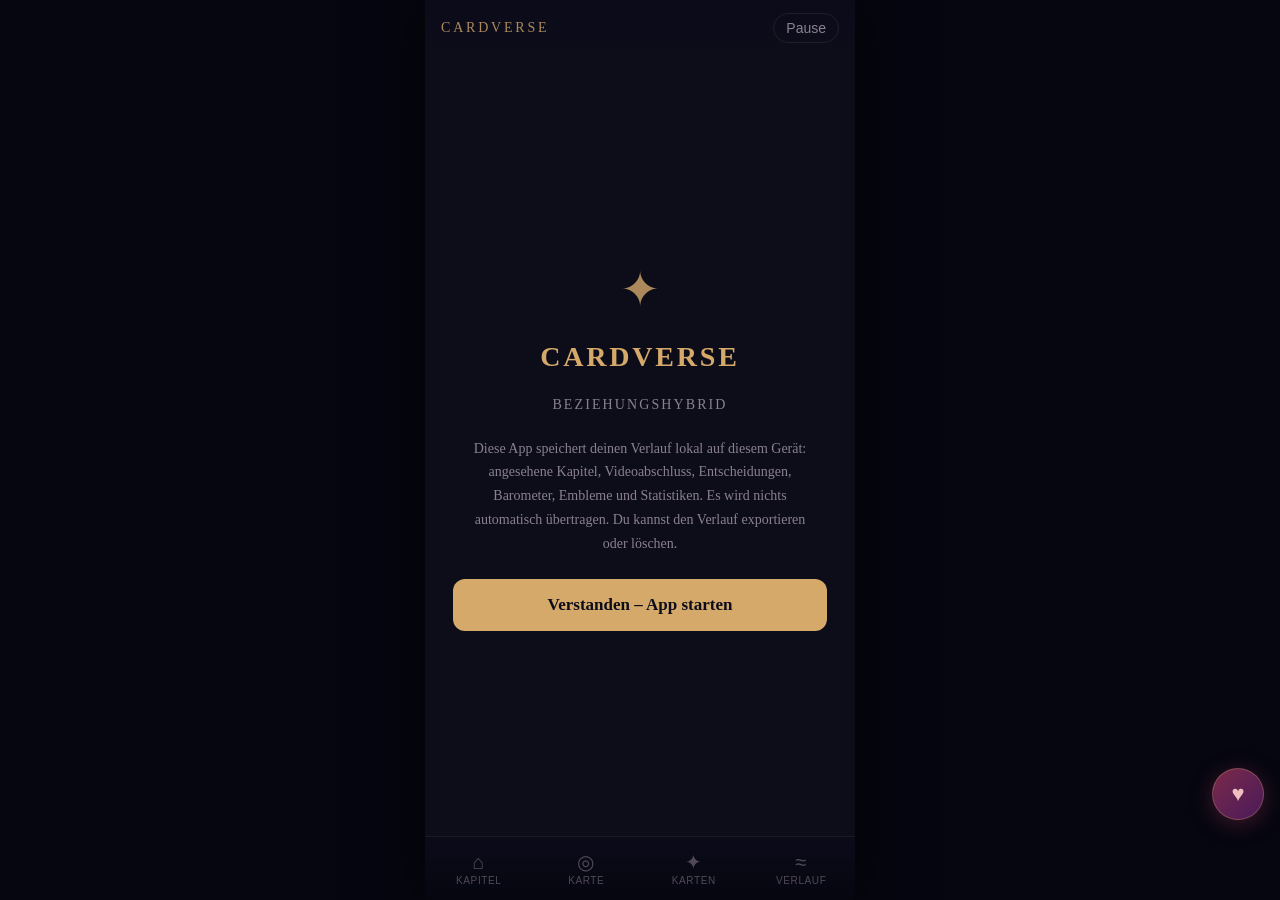
<file: cardverse-static/index.html>
<!DOCTYPE html>
<html lang="de">
<head>
  <meta charset="UTF-8">
  <meta name="viewport" content="width=device-width, initial-scale=1.0, viewport-fit=cover">
  <meta name="theme-color" content="#0d0d1a">
  <meta name="description" content="CARDVERSE Beziehungshybrid – eine private, statische Mobile-App für Reflexion und Nähe.">
  <meta name="apple-mobile-web-app-capable" content="yes">
  <meta name="apple-mobile-web-app-status-bar-style" content="black-translucent">
  <meta name="apple-mobile-web-app-title" content="CARDVERSE">
  <link rel="manifest" href="manifest.json">
  <link rel="apple-touch-icon" href="assets/icons/icon-192.png">
  <link rel="stylesheet" href="styles.css">
  <title>CARDVERSE</title>
</head>
<body>

<div id="app-shell">

  <!-- ── Header ─────────────────────────────────────────────────────────── -->
  <header id="top-bar">
    <span id="top-bar-title">CARDVERSE</span>
    <button id="btn-pause" aria-label="Pause">Pause</button>
  </header>

  <!-- ── Stage (main content) ───────────────────────────────────────────── -->
  <main id="stage">

    <!-- Consent Screen -->
    <section id="screen-consent" class="screen" hidden>
      <div class="consent-logo">✦</div>
      <h1 class="consent-title">CARDVERSE</h1>
      <p class="consent-subtitle">Beziehungshybrid</p>
      <p id="consent-text"></p>
      <button class="btn btn--primary btn--full" id="btn-consent-accept">
        Verstanden – App starten
      </button>
    </section>

    <!-- Home / Aktuelle Stage -->
    <section id="screen-home" class="screen" hidden>
      <div class="home-bg" id="home-bg"></div>
      <div class="home-content">
        <p class="home-chapter-badge" id="home-chapter-num"></p>
        <h2 class="home-stage-title" id="home-stage-title"></h2>
        <p class="home-stage-subtitle" id="home-stage-subtitle"></p>
        <blockquote class="home-intro" id="home-intro-text"></blockquote>
        <p class="home-nodes-title">Stationen dieses Kapitels</p>
        <div id="home-node-list"></div>
        <button class="btn btn--primary btn--full" id="btn-advance">
          Nächstes Kapitel →
        </button>
      </div>
    </section>

    <!-- Einzelner Knoten / Interaktion -->
    <section id="screen-node" class="screen" hidden>
      <div class="node-header">
        <button id="node-back-btn" aria-label="Zurück">←</button>
        <h2 id="node-title"></h2>
      </div>
      <div id="node-content"></div>
    </section>

    <!-- Karten -->
    <section id="screen-cards" class="screen" hidden>
      <h2 class="screen-heading">Deine Karten</h2>
      <div id="cards-container"></div>
    </section>

    <!-- Map -->
    <section id="screen-map" class="screen" hidden>
      <h2 class="screen-heading" style="padding:16px 16px 0">Dein Werdegang</h2>
      <div id="map-container"></div>
    </section>

    <!-- Statistiken -->
    <section id="screen-stats" class="screen" hidden>
      <div id="stats-container"></div>
    </section>

    <!-- Endgame -->
    <section id="screen-endgame" class="screen" hidden>
      <h2 id="endgame-title" class="screen-heading" style="text-align:center"></h2>
      <p id="endgame-subtitle" style="text-align:center;color:var(--text-secondary);margin-bottom:24px"></p>
      <div class="endgame-tier" id="endgame-tier"></div>
      <p class="endgame-desc" id="endgame-desc"></p>
      <div class="endgame-cards" id="endgame-cards"></div>
      <button class="btn btn--secondary btn--full" onclick="location.reload()">
        Von vorn beginnen
      </button>
    </section>

  </main>

  <!-- ── Bottom Navigation ───────────────────────────────────────────────── -->
  <nav id="bottom-nav">
    <button class="bottom-nav-btn" id="nav-home">
      <span class="nav-icon">⌂</span>
      Kapitel
    </button>
    <button class="bottom-nav-btn" id="nav-map">
      <span class="nav-icon">◎</span>
      Karte
    </button>
    <button class="bottom-nav-btn" id="nav-cards">
      <span class="nav-icon">✦</span>
      Karten
    </button>
    <button class="bottom-nav-btn" id="nav-stats">
      <span class="nav-icon">≈</span>
      Verlauf
    </button>
  </nav>

  <!-- ── LOVE Button ─────────────────────────────────────────────────────── -->
  <button id="love-button" aria-label="LOVE – Pause und Fürsorge">♥</button>

</div><!-- #app-shell -->

<!-- ── Video Landscape Overlay ─────────────────────────────────────────────── -->
<div id="video-overlay" hidden>
  <p class="video-overlay-hint">Drehe dein Handy für beste Ansicht</p>
  <iframe
    id="overlay-iframe"
    src=""
    allow="autoplay; fullscreen"
    allowfullscreen
    frameborder="0"
    oncontextmenu="return false"
    title="Video Vollansicht"
  ></iframe>
  <div class="video-overlay-controls">
    <button class="btn btn--icon" id="btn-overlay-fullscreen">Vollbild ⤢</button>
    <button class="btn btn--icon" id="btn-overlay-close">Schließen ✕</button>
  </div>
  <!--
    Hinweis: Der Download von Videos über externe Links (z. B. Google Drive)
    kann im Browser nicht absolut verhindert werden. controlsList="nodownload"
    versteckt den Browser-Download-Button, verhindert aber keinen gezielten
    Zugriff. Dies ist bewusst so dokumentiert.
  -->
</div>

<!-- ── LOVE Overlay ─────────────────────────────────────────────────────────── -->
<div id="love-overlay" class="overlay" hidden>
  <p id="love-overlay-text"></p>
  <button class="btn btn--primary" id="btn-love-close">Weiter, wenn du bereit bist</button>
</div>

<!-- Service Worker Registration -->
<script>
  if ('serviceWorker' in navigator) {
    navigator.serviceWorker.register('service-worker.js').catch(() => {});
  }
</script>

<script type="module" src="app.js"></script>

</body>
</html>
</file>
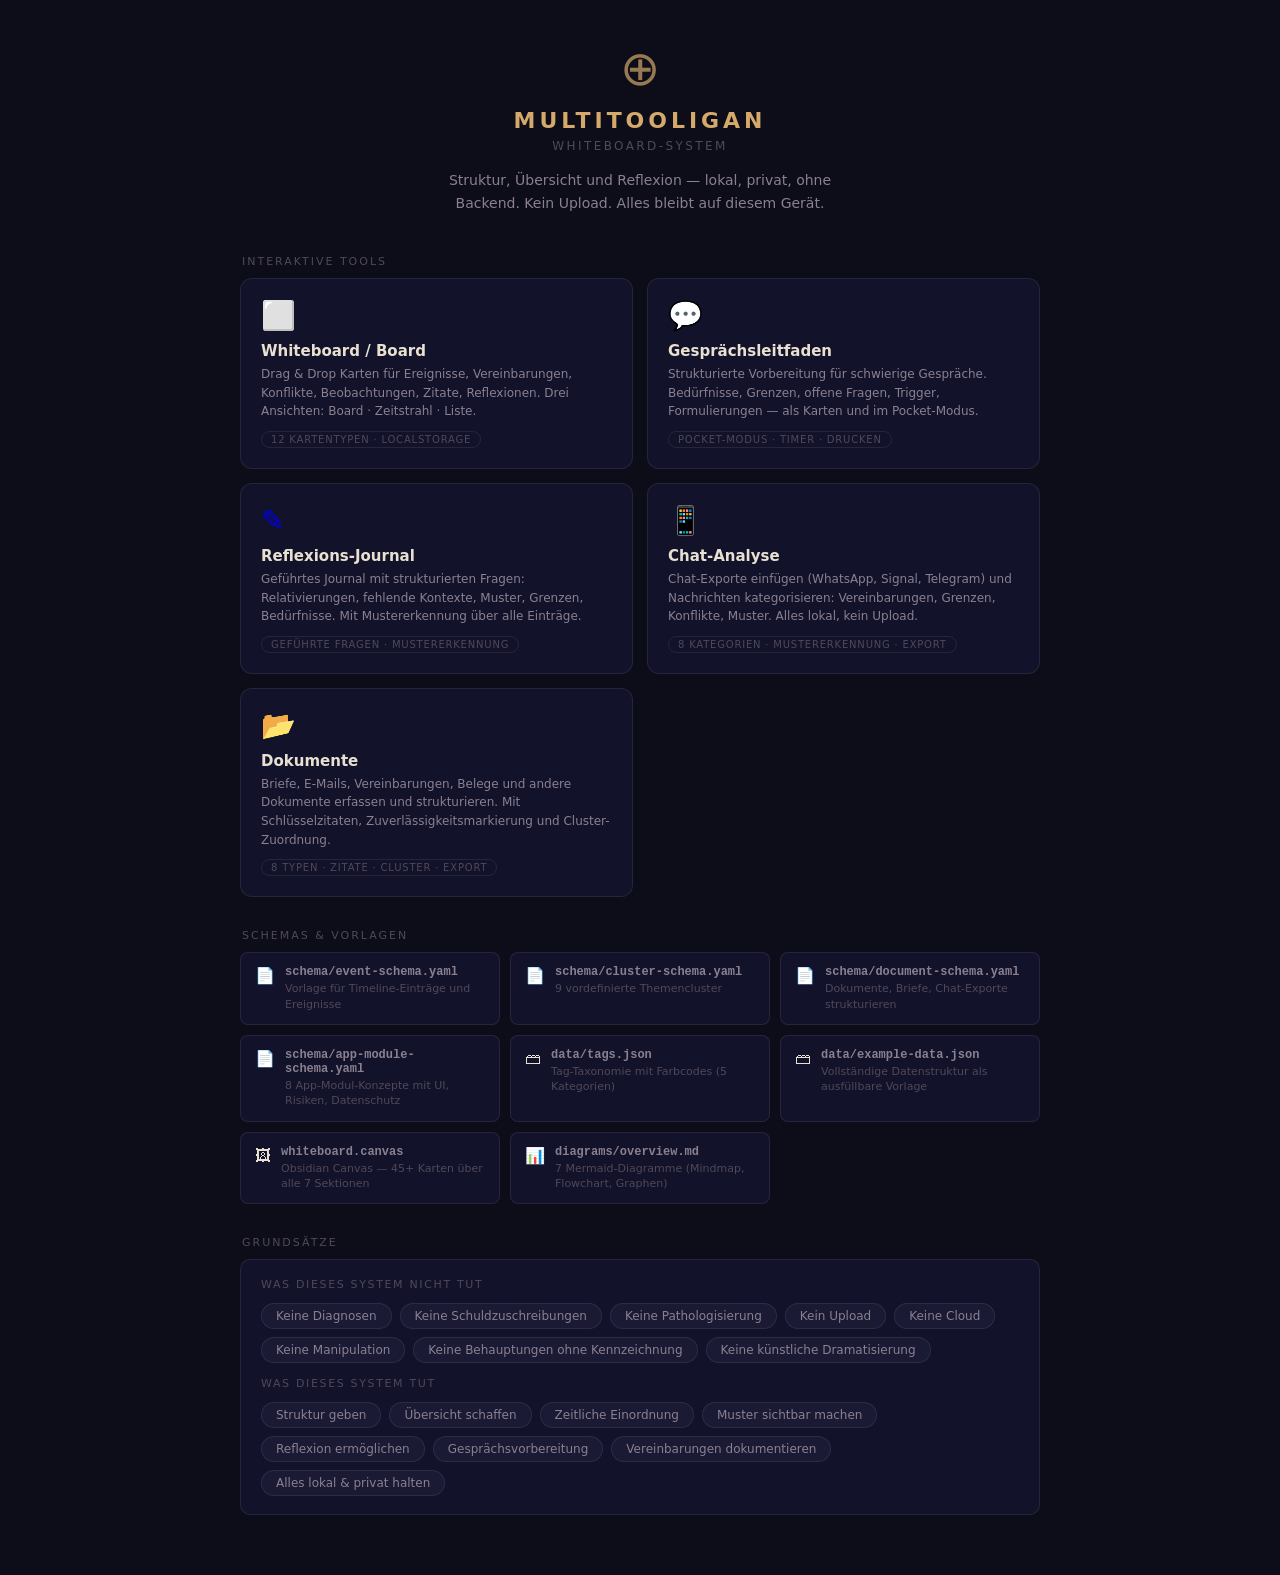
<file: multitooligan/index.html>
<!DOCTYPE html>
<html lang="de">
<head>
<meta charset="UTF-8">
<meta name="viewport" content="width=device-width, initial-scale=1.0">
<title>MULTITOOLIGAN</title>
<style>
*,*::before,*::after{box-sizing:border-box;margin:0;padding:0}
:root{
  --bg:#0d0d1a;--surface:#12122a;--surface2:#1a1a35;--border:rgba(255,255,255,.08);
  --text:#e8e0d0;--text2:#8a8090;--text3:#504858;--gold:#d4a96a;
}
html,body{min-height:100%;background:var(--bg);color:var(--text);font-family:system-ui,sans-serif}
body{display:flex;flex-direction:column;align-items:center;padding:40px 20px 60px}

.hero{text-align:center;margin-bottom:40px}
.hero-mark{font-size:48px;color:var(--gold);opacity:.7;margin-bottom:12px}
h1{font-size:22px;letter-spacing:.18em;text-transform:uppercase;color:var(--gold);margin-bottom:6px}
.hero-sub{font-size:12px;letter-spacing:.2em;text-transform:uppercase;color:var(--text3)}
.hero-tagline{margin-top:16px;font-size:14px;color:var(--text2);max-width:420px;line-height:1.65}

.tools{display:grid;grid-template-columns:repeat(auto-fit,minmax(260px,1fr));gap:14px;width:100%;max-width:800px;margin-bottom:32px}

.tool-card{
  display:block;text-decoration:none;
  background:var(--surface);border:1px solid var(--border);border-radius:12px;
  padding:20px;transition:background .18s,border-color .18s,transform .15s;
}
.tool-card:hover{background:var(--surface2);border-color:rgba(212,169,106,.2);transform:translateY(-2px)}
.tool-card-icon{font-size:28px;margin-bottom:10px}
.tool-card-name{font-size:15px;font-weight:600;color:var(--text);margin-bottom:5px}
.tool-card-desc{font-size:12px;color:var(--text2);line-height:1.55}
.tool-card-tag{display:inline-block;margin-top:10px;padding:2px 9px;border-radius:10px;font-size:10px;letter-spacing:.08em;text-transform:uppercase;border:1px solid var(--border);color:var(--text3)}

.section-title{width:100%;max-width:800px;font-size:11px;letter-spacing:.18em;text-transform:uppercase;color:var(--text3);margin-bottom:10px;padding-left:2px}

.files{display:grid;grid-template-columns:repeat(auto-fit,minmax(220px,1fr));gap:10px;width:100%;max-width:800px;margin-bottom:32px}
.file-item{
  background:var(--surface);border:1px solid var(--border);border-radius:8px;
  padding:12px 14px;display:flex;gap:10px;align-items:flex-start
}
.file-icon{font-size:16px;flex-shrink:0;margin-top:1px}
.file-info{}
.file-name{font-size:12px;font-weight:600;color:var(--text2);font-family:monospace}
.file-desc{font-size:11px;color:var(--text3);margin-top:2px;line-height:1.4}

.principles{width:100%;max-width:800px;background:var(--surface);border:1px solid var(--border);border-radius:10px;padding:18px 20px}
.principles-title{font-size:11px;letter-spacing:.15em;text-transform:uppercase;color:var(--text3);margin-bottom:12px}
.principle-list{display:flex;flex-wrap:wrap;gap:8px}
.principle{padding:5px 14px;background:var(--surface2);border:1px solid var(--border);border-radius:20px;font-size:12px;color:var(--text2)}
</style>
</head>
<body>

<div class="hero">
  <div class="hero-mark">⊕</div>
  <h1>MULTITOOLIGAN</h1>
  <div class="hero-sub">Whiteboard-System</div>
  <p class="hero-tagline">Struktur, Übersicht und Reflexion — lokal, privat, ohne Backend. Kein Upload. Alles bleibt auf diesem Gerät.</p>
</div>

<div class="section-title">Interaktive Tools</div>
<div class="tools">

  <a class="tool-card" href="board/index.html">
    <div class="tool-card-icon">⬜</div>
    <div class="tool-card-name">Whiteboard / Board</div>
    <div class="tool-card-desc">Drag & Drop Karten für Ereignisse, Vereinbarungen, Konflikte, Beobachtungen, Zitate, Reflexionen. Drei Ansichten: Board · Zeitstrahl · Liste.</div>
    <span class="tool-card-tag">12 Kartentypen · localStorage</span>
  </a>

  <a class="tool-card" href="guide/index.html">
    <div class="tool-card-icon">💬</div>
    <div class="tool-card-name">Gesprächsleitfaden</div>
    <div class="tool-card-desc">Strukturierte Vorbereitung für schwierige Gespräche. Bedürfnisse, Grenzen, offene Fragen, Trigger, Formulierungen — als Karten und im Pocket-Modus.</div>
    <span class="tool-card-tag">Pocket-Modus · Timer · Drucken</span>
  </a>

  <a class="tool-card" href="journal/index.html">
    <div class="tool-card-icon">✎</div>
    <div class="tool-card-name">Reflexions-Journal</div>
    <div class="tool-card-desc">Geführtes Journal mit strukturierten Fragen: Relativierungen, fehlende Kontexte, Muster, Grenzen, Bedürfnisse. Mit Mustererkennung über alle Einträge.</div>
    <span class="tool-card-tag">Geführte Fragen · Mustererkennung</span>
  </a>

  <a class="tool-card" href="chat/index.html">
    <div class="tool-card-icon">📱</div>
    <div class="tool-card-name">Chat-Analyse</div>
    <div class="tool-card-desc">Chat-Exporte einfügen (WhatsApp, Signal, Telegram) und Nachrichten kategorisieren: Vereinbarungen, Grenzen, Konflikte, Muster. Alles lokal, kein Upload.</div>
    <span class="tool-card-tag">8 Kategorien · Mustererkennung · Export</span>
  </a>

  <a class="tool-card" href="docs/index.html">
    <div class="tool-card-icon">📂</div>
    <div class="tool-card-name">Dokumente</div>
    <div class="tool-card-desc">Briefe, E-Mails, Vereinbarungen, Belege und andere Dokumente erfassen und strukturieren. Mit Schlüsselzitaten, Zuverlässigkeitsmarkierung und Cluster-Zuordnung.</div>
    <span class="tool-card-tag">8 Typen · Zitate · Cluster · Export</span>
  </a>

</div>

<div class="section-title">Schemas & Vorlagen</div>
<div class="files">
  <div class="file-item"><div class="file-icon">📄</div><div class="file-info"><div class="file-name">schema/event-schema.yaml</div><div class="file-desc">Vorlage für Timeline-Einträge und Ereignisse</div></div></div>
  <div class="file-item"><div class="file-icon">📄</div><div class="file-info"><div class="file-name">schema/cluster-schema.yaml</div><div class="file-desc">9 vordefinierte Themencluster</div></div></div>
  <div class="file-item"><div class="file-icon">📄</div><div class="file-info"><div class="file-name">schema/document-schema.yaml</div><div class="file-desc">Dokumente, Briefe, Chat-Exporte strukturieren</div></div></div>
  <div class="file-item"><div class="file-icon">📄</div><div class="file-info"><div class="file-name">schema/app-module-schema.yaml</div><div class="file-desc">8 App-Modul-Konzepte mit UI, Risiken, Datenschutz</div></div></div>
  <div class="file-item"><div class="file-icon">🗃</div><div class="file-info"><div class="file-name">data/tags.json</div><div class="file-desc">Tag-Taxonomie mit Farbcodes (5 Kategorien)</div></div></div>
  <div class="file-item"><div class="file-icon">🗃</div><div class="file-info"><div class="file-name">data/example-data.json</div><div class="file-desc">Vollständige Datenstruktur als ausfüllbare Vorlage</div></div></div>
  <div class="file-item"><div class="file-icon">🖼</div><div class="file-info"><div class="file-name">whiteboard.canvas</div><div class="file-desc">Obsidian Canvas — 45+ Karten über alle 7 Sektionen</div></div></div>
  <div class="file-item"><div class="file-icon">📊</div><div class="file-info"><div class="file-name">diagrams/overview.md</div><div class="file-desc">7 Mermaid-Diagramme (Mindmap, Flowchart, Graphen)</div></div></div>
</div>

<div class="section-title">Grundsätze</div>
<div class="principles">
  <div class="principles-title">Was dieses System nicht tut</div>
  <div class="principle-list">
    <span class="principle">Keine Diagnosen</span>
    <span class="principle">Keine Schuldzuschreibungen</span>
    <span class="principle">Keine Pathologisierung</span>
    <span class="principle">Kein Upload</span>
    <span class="principle">Keine Cloud</span>
    <span class="principle">Keine Manipulation</span>
    <span class="principle">Keine Behauptungen ohne Kennzeichnung</span>
    <span class="principle">Keine künstliche Dramatisierung</span>
  </div>
  <div class="principles-title" style="margin-top:14px">Was dieses System tut</div>
  <div class="principle-list">
    <span class="principle">Struktur geben</span>
    <span class="principle">Übersicht schaffen</span>
    <span class="principle">Zeitliche Einordnung</span>
    <span class="principle">Muster sichtbar machen</span>
    <span class="principle">Reflexion ermöglichen</span>
    <span class="principle">Gesprächsvorbereitung</span>
    <span class="principle">Vereinbarungen dokumentieren</span>
    <span class="principle">Alles lokal & privat halten</span>
  </div>
</div>

</body>
</html>
</file>
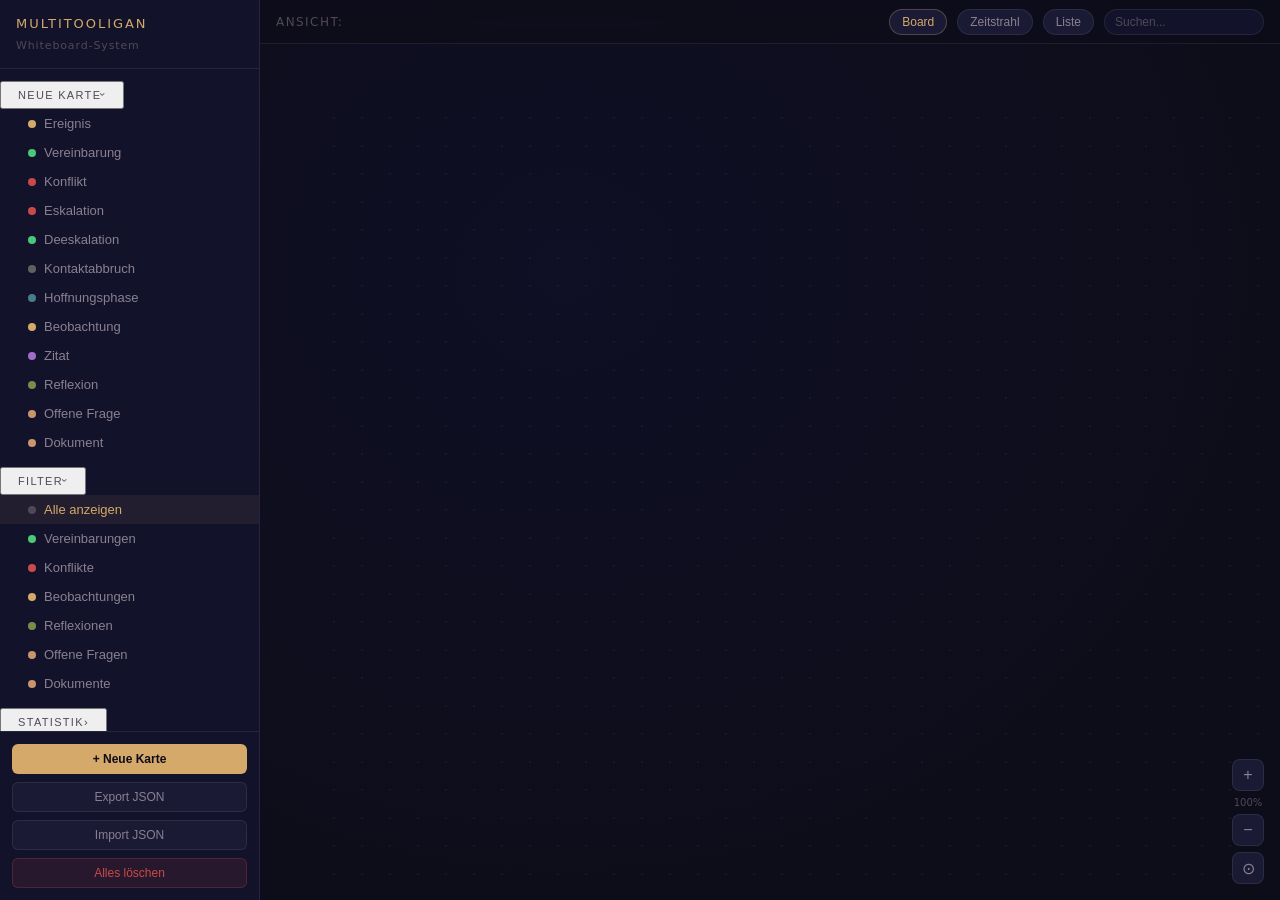
<file: multitooligan/board/index.html>
<!DOCTYPE html>
<html lang="de">
<head>
<meta charset="UTF-8">
<meta name="viewport" content="width=device-width, initial-scale=1.0">
<title>MULTITOOLIGAN – Whiteboard</title>
<style>
/* ── Reset & Base ─────────────────────────────────────────────────────────── */
*,*::before,*::after{box-sizing:border-box;margin:0;padding:0}
:root{
  --bg:#0d0d1a;--surface:#12122a;--surface2:#1a1a35;--border:rgba(255,255,255,.08);
  --text:#e8e0d0;--text2:#8a8090;--text3:#504858;
  --gold:#d4a96a;--red:#c84a4a;--green:#4ac87a;--blue:#4a7b8c;
  --purple:#a06cc8;--orange:#c8956c;--gray:#606060;
  --sidebar:260px;
  --c-timeline:#d4a96a;--c-conflict:#c84a4a;--c-agreement:#4ac87a;
  --c-chat:#4a7b8c;--c-app:#a06cc8;--c-doc:#c8956c;--c-reflect:#7a8c4a;--c-hope:#6cb4d4;
}
html,body{height:100%;overflow:hidden;background:var(--bg);color:var(--text);font-family:system-ui,sans-serif;font-size:14px}

/* ── Layout ──────────────────────────────────────────────────────────────── */
#app{display:flex;height:100vh}
#sidebar{
  width:var(--sidebar);flex-shrink:0;background:var(--surface);
  border-right:1px solid var(--border);display:flex;flex-direction:column;
  overflow:hidden;z-index:10
}
#board-area{flex:1;position:relative;overflow:hidden;background:radial-gradient(ellipse at 30% 30%,#0f0f25 0%,var(--bg) 70%)}

/* ── Sidebar ─────────────────────────────────────────────────────────────── */
#sidebar-header{
  padding:16px;border-bottom:1px solid var(--border);
  display:flex;flex-direction:column;gap:8px;flex-shrink:0
}
#sidebar-title{font-size:13px;letter-spacing:.15em;text-transform:uppercase;color:var(--gold)}
#sidebar-subtitle{font-size:11px;color:var(--text3);letter-spacing:.08em}
#sidebar-body{overflow-y:auto;flex:1;padding:12px 0}
.sidebar-section{margin-bottom:4px}
.sidebar-section-title{
  padding:6px 16px;font-size:11px;letter-spacing:.12em;text-transform:uppercase;
  color:var(--text3);cursor:pointer;display:flex;justify-content:space-between;align-items:center
}
.sidebar-section-title:hover{color:var(--text2)}
.sidebar-section-title .arrow{transition:transform .18s}
.sidebar-section-title.open .arrow{transform:rotate(90deg)}
.sidebar-items{display:none;padding:0 0 6px}
.sidebar-section-title.open + .sidebar-items{display:block}
.sidebar-item{
  padding:7px 20px 7px 28px;cursor:pointer;border-radius:0;
  color:var(--text2);font-size:13px;display:flex;align-items:center;gap:8px;
  transition:background .15s,color .15s;border:none;background:none;width:100%;text-align:left
}
.sidebar-item:hover{background:rgba(255,255,255,.04);color:var(--text)}
.sidebar-item.active{background:rgba(212,169,106,.08);color:var(--gold)}
.dot{width:8px;height:8px;border-radius:50%;flex-shrink:0}
#sidebar-footer{padding:12px;border-top:1px solid var(--border);display:flex;flex-direction:column;gap:8px;flex-shrink:0}
.btn-small{
  padding:7px 10px;background:var(--surface2);border:1px solid var(--border);
  color:var(--text2);border-radius:6px;cursor:pointer;font-size:12px;
  transition:border-color .15s,color .15s;width:100%
}
.btn-small:hover{border-color:rgba(212,169,106,.3);color:var(--gold)}
.btn-primary{background:var(--gold);color:#0d0d1a;font-weight:600;border-color:transparent}
.btn-primary:hover{opacity:.85;color:#0d0d1a}
.btn-danger{background:rgba(200,74,74,.12);border-color:rgba(200,74,74,.25);color:var(--red)}

/* ── Top Bar ─────────────────────────────────────────────────────────────── */
#topbar{
  position:absolute;top:0;left:0;right:0;height:44px;
  display:flex;align-items:center;gap:10px;padding:0 16px;
  background:rgba(13,13,26,.85);backdrop-filter:blur(8px);
  border-bottom:1px solid var(--border);z-index:5
}
#view-label{font-size:12px;letter-spacing:.12em;text-transform:uppercase;color:var(--text3);margin-right:auto}
.view-btn{
  padding:5px 12px;background:var(--surface2);border:1px solid var(--border);
  color:var(--text2);border-radius:20px;cursor:pointer;font-size:12px;
  transition:border-color .15s,color .15s
}
.view-btn:hover,.view-btn.active{border-color:rgba(212,169,106,.3);color:var(--gold)}
#search-input{
  padding:5px 10px;background:var(--surface);border:1px solid var(--border);
  color:var(--text);border-radius:20px;font-size:12px;width:160px;outline:none
}
#search-input:focus{border-color:rgba(212,169,106,.3)}
#search-input::placeholder{color:var(--text3)}

/* ── Canvas / Board ──────────────────────────────────────────────────────── */
#canvas{
  position:absolute;top:44px;left:0;right:0;bottom:0;
  overflow:hidden;cursor:default;user-select:none
}
#canvas-inner{
  position:absolute;top:0;left:0;
  transform-origin:0 0;
  width:6000px;height:5000px
}
.canvas-bg-grid{
  position:absolute;inset:0;
  background-image:radial-gradient(circle,rgba(255,255,255,.04) 1px,transparent 1px);
  background-size:28px 28px
}

/* ── Cards ───────────────────────────────────────────────────────────────── */
.card{
  position:absolute;width:240px;min-height:120px;
  background:var(--surface);border:1px solid var(--border);
  border-radius:10px;padding:12px 14px;cursor:grab;
  box-shadow:0 2px 16px rgba(0,0,0,.4);
  transition:box-shadow .15s,border-color .15s;
  display:flex;flex-direction:column;gap:8px
}
.card:active{cursor:grabbing;box-shadow:0 6px 28px rgba(0,0,0,.6)}
.card.selected{border-color:var(--gold);box-shadow:0 0 0 1px var(--gold), 0 6px 24px rgba(0,0,0,.5)}
.card-top{display:flex;align-items:flex-start;gap:8px}
.card-type-badge{
  flex-shrink:0;padding:2px 7px;border-radius:10px;font-size:10px;
  letter-spacing:.06em;text-transform:uppercase;font-weight:600;margin-top:1px
}
.card-title{font-size:13px;font-weight:600;color:var(--text);line-height:1.35;flex:1}
.card-body{font-size:12px;color:var(--text2);line-height:1.5;white-space:pre-wrap;flex:1}
.card-footer{display:flex;flex-wrap:wrap;gap:5px;align-items:center;margin-top:4px}
.card-tag{
  padding:1px 7px;border-radius:10px;font-size:10px;
  background:rgba(255,255,255,.05);border:1px solid var(--border);color:var(--text3)
}
.card-date{font-size:10px;color:var(--text3);margin-left:auto}
.card-actions{
  display:none;position:absolute;top:8px;right:8px;gap:4px
}
.card.selected .card-actions{display:flex}
.card-btn{
  width:22px;height:22px;border-radius:4px;background:var(--surface2);
  border:1px solid var(--border);color:var(--text2);cursor:pointer;
  display:flex;align-items:center;justify-content:center;font-size:11px
}
.card-btn:hover{border-color:rgba(212,169,106,.3);color:var(--gold)}

/* Type colors */
.type-event .card-type-badge{background:rgba(100,100,150,.25);color:#9090c0}
.type-agreement .card-type-badge{background:rgba(74,200,122,.15);color:var(--green)}
.type-conflict .card-type-badge{background:rgba(200,74,74,.15);color:var(--red)}
.type-escalation .card-type-badge{background:rgba(200,74,74,.2);color:var(--red)}
.type-deescalation .card-type-badge{background:rgba(74,200,122,.2);color:var(--green)}
.type-break .card-type-badge{background:rgba(96,96,96,.25);color:var(--gray)}
.type-hope .card-type-badge{background:rgba(108,180,212,.15);color:var(--blue)}
.type-observation .card-type-badge{background:rgba(212,169,106,.12);color:var(--gold)}
.type-quote .card-type-badge{background:rgba(160,108,200,.15);color:var(--purple)}
.type-reflection .card-type-badge{background:rgba(122,140,74,.2);color:var(--reflect)}
.type-question .card-type-badge{background:rgba(200,149,108,.15);color:var(--orange)}
.type-document .card-type-badge{background:rgba(200,149,108,.15);color:var(--orange)}

/* Left border by type */
.type-agreement .card{border-left:3px solid var(--green)}
.type-conflict .card,.type-escalation .card{border-left:3px solid var(--red)}
.type-hope .card{border-left:3px solid var(--blue)}
.type-observation .card,.type-event .card{border-left:3px solid var(--gold)}
.type-break .card{border-left:3px solid var(--gray)}
.type-reflection .card{border-left:3px solid #7a8c4a}
.type-quote .card{border-left:3px solid var(--purple)}
.type-question .card{border-left:3px solid var(--orange)}

/* ── Section Labels ─────────────────────────────────────────────────────── */
.section-label{
  position:absolute;padding:6px 16px;background:rgba(13,13,26,.7);
  border:1px solid var(--border);border-radius:6px;
  font-size:11px;letter-spacing:.15em;text-transform:uppercase;
  color:var(--text3);pointer-events:none
}

/* ── Timeline View ──────────────────────────────────────────────────────── */
#timeline-view{
  display:none;position:absolute;top:44px;left:0;right:0;bottom:0;
  overflow-y:auto;padding:24px 32px 80px
}
.tl-item{
  display:flex;gap:16px;margin-bottom:16px;align-items:flex-start
}
.tl-date{
  flex-shrink:0;width:100px;font-size:12px;color:var(--text3);
  padding-top:10px;text-align:right
}
.tl-line{
  display:flex;flex-direction:column;align-items:center;flex-shrink:0
}
.tl-dot{width:12px;height:12px;border-radius:50%;background:var(--gold);flex-shrink:0;margin-top:10px}
.tl-bar{width:2px;flex:1;background:var(--border);min-height:20px}
.tl-card{
  flex:1;background:var(--surface);border:1px solid var(--border);
  border-radius:8px;padding:12px 14px
}
.tl-card-title{font-size:13px;font-weight:600;margin-bottom:4px}
.tl-card-body{font-size:12px;color:var(--text2);line-height:1.5}
.tl-card-tags{margin-top:6px;display:flex;flex-wrap:wrap;gap:5px}
.tl-card-tag{
  padding:1px 7px;border-radius:10px;font-size:10px;
  background:rgba(255,255,255,.05);border:1px solid var(--border);color:var(--text3)
}

/* ── List View ──────────────────────────────────────────────────────────── */
#list-view{
  display:none;position:absolute;top:44px;left:0;right:0;bottom:0;
  overflow-y:auto;padding:16px
}
.list-table{width:100%;border-collapse:collapse}
.list-table th{
  text-align:left;padding:8px 12px;background:var(--surface2);
  font-size:11px;letter-spacing:.1em;text-transform:uppercase;color:var(--text3);
  border-bottom:1px solid var(--border);position:sticky;top:0
}
.list-table td{padding:8px 12px;border-bottom:1px solid rgba(255,255,255,.03);font-size:12px;color:var(--text2)}
.list-table tr:hover td{background:rgba(255,255,255,.02)}

/* ── Modal ──────────────────────────────────────────────────────────────── */
#modal-overlay{
  display:none;position:fixed;inset:0;background:rgba(0,0,0,.7);
  z-index:100;align-items:center;justify-content:center
}
#modal-overlay.open{display:flex}
#modal{
  background:var(--surface);border:1px solid var(--border);border-radius:14px;
  width:90%;max-width:560px;max-height:85vh;overflow-y:auto;
  padding:24px;display:flex;flex-direction:column;gap:16px
}
#modal-title{font-size:16px;color:var(--gold)}
.form-group{display:flex;flex-direction:column;gap:6px}
.form-label{font-size:12px;color:var(--text3);text-transform:uppercase;letter-spacing:.08em}
.form-input,.form-textarea,.form-select{
  padding:10px 12px;background:var(--surface2);border:1px solid var(--border);
  border-radius:8px;color:var(--text);font-size:13px;font-family:inherit;outline:none;width:100%
}
.form-textarea{resize:vertical;min-height:80px}
.form-input:focus,.form-textarea:focus,.form-select:focus{border-color:rgba(212,169,106,.3)}
.form-row{display:grid;grid-template-columns:1fr 1fr;gap:12px}
.modal-actions{display:flex;gap:10px;justify-content:flex-end}
.btn{
  padding:9px 18px;border-radius:8px;font-size:13px;cursor:pointer;
  border:1px solid var(--border);color:var(--text2);background:var(--surface2);
  transition:opacity .15s,border-color .15s,color .15s
}
.btn.primary{background:var(--gold);color:#0d0d1a;border-color:transparent;font-weight:600}
.btn.primary:hover{opacity:.85}
.btn:hover{border-color:rgba(212,169,106,.3);color:var(--gold)}
.btn.danger{color:var(--red);border-color:rgba(200,74,74,.25);background:rgba(200,74,74,.08)}

/* ── Toast ──────────────────────────────────────────────────────────────── */
#toast{
  position:fixed;bottom:24px;right:24px;
  padding:10px 16px;background:var(--surface2);border:1px solid var(--border);
  border-radius:8px;font-size:13px;color:var(--text);z-index:200;
  opacity:0;transition:opacity .25s;pointer-events:none
}
#toast.show{opacity:1}

/* ── Zoom Controls ──────────────────────────────────────────────────────── */
#zoom-controls{
  position:absolute;bottom:16px;right:16px;
  display:flex;flex-direction:column;gap:6px;z-index:5
}
.zoom-btn{
  width:32px;height:32px;background:var(--surface2);border:1px solid var(--border);
  color:var(--text2);border-radius:8px;cursor:pointer;font-size:16px;
  display:flex;align-items:center;justify-content:center
}
.zoom-btn:hover{border-color:rgba(212,169,106,.3);color:var(--gold)}
#zoom-label{font-size:10px;color:var(--text3);text-align:center}
</style>
</head>
<body>
<div id="app">

<!-- ── Sidebar ──────────────────────────────────────────────────────────────── -->
<div id="sidebar">
  <div id="sidebar-header">
    <div id="sidebar-title">MULTITOOLIGAN</div>
    <div id="sidebar-subtitle">Whiteboard-System</div>
  </div>
  <div id="sidebar-body">

    <div class="sidebar-section">
      <button class="sidebar-section-title open" onclick="toggleSection(this)">
        Neue Karte <span class="arrow">›</span>
      </button>
      <div class="sidebar-items">
        <button class="sidebar-item" onclick="openNewCard('event')"><span class="dot" style="background:var(--gold)"></span>Ereignis</button>
        <button class="sidebar-item" onclick="openNewCard('agreement')"><span class="dot" style="background:var(--green)"></span>Vereinbarung</button>
        <button class="sidebar-item" onclick="openNewCard('conflict')"><span class="dot" style="background:var(--red)"></span>Konflikt</button>
        <button class="sidebar-item" onclick="openNewCard('escalation')"><span class="dot" style="background:var(--red)"></span>Eskalation</button>
        <button class="sidebar-item" onclick="openNewCard('deescalation')"><span class="dot" style="background:var(--green)"></span>Deeskalation</button>
        <button class="sidebar-item" onclick="openNewCard('break')"><span class="dot" style="background:var(--gray)"></span>Kontaktabbruch</button>
        <button class="sidebar-item" onclick="openNewCard('hope')"><span class="dot" style="background:var(--blue)"></span>Hoffnungsphase</button>
        <button class="sidebar-item" onclick="openNewCard('observation')"><span class="dot" style="background:var(--gold)"></span>Beobachtung</button>
        <button class="sidebar-item" onclick="openNewCard('quote')"><span class="dot" style="background:var(--purple)"></span>Zitat</button>
        <button class="sidebar-item" onclick="openNewCard('reflection')"><span class="dot" style="background:#7a8c4a"></span>Reflexion</button>
        <button class="sidebar-item" onclick="openNewCard('question')"><span class="dot" style="background:var(--orange)"></span>Offene Frage</button>
        <button class="sidebar-item" onclick="openNewCard('document')"><span class="dot" style="background:var(--orange)"></span>Dokument</button>
      </div>
    </div>

    <div class="sidebar-section">
      <button class="sidebar-section-title open" onclick="toggleSection(this)">
        Filter <span class="arrow">›</span>
      </button>
      <div class="sidebar-items" id="filter-items">
        <button class="sidebar-item active" onclick="filterCards('all',this)" data-filter="all"><span class="dot" style="background:var(--text3)"></span>Alle anzeigen</button>
        <button class="sidebar-item" onclick="filterCards('agreement',this)" data-filter="agreement"><span class="dot" style="background:var(--green)"></span>Vereinbarungen</button>
        <button class="sidebar-item" onclick="filterCards('conflict',this)" data-filter="conflict"><span class="dot" style="background:var(--red)"></span>Konflikte</button>
        <button class="sidebar-item" onclick="filterCards('observation',this)" data-filter="observation"><span class="dot" style="background:var(--gold)"></span>Beobachtungen</button>
        <button class="sidebar-item" onclick="filterCards('reflection',this)" data-filter="reflection"><span class="dot" style="background:#7a8c4a"></span>Reflexionen</button>
        <button class="sidebar-item" onclick="filterCards('question',this)" data-filter="question"><span class="dot" style="background:var(--orange)"></span>Offene Fragen</button>
        <button class="sidebar-item" onclick="filterCards('document',this)" data-filter="document"><span class="dot" style="background:var(--orange)"></span>Dokumente</button>
      </div>
    </div>

    <div class="sidebar-section">
      <button class="sidebar-section-title" onclick="toggleSection(this)">
        Statistik <span class="arrow">›</span>
      </button>
      <div class="sidebar-items">
        <div style="padding:8px 20px;font-size:12px;color:var(--text3)">
          <div id="stat-total">Karten gesamt: 0</div>
          <div id="stat-agreements">Vereinbarungen: 0</div>
          <div id="stat-conflicts">Konflikte: 0</div>
          <div id="stat-questions">Offene Fragen: 0</div>
        </div>
      </div>
    </div>

  </div>

  <div id="sidebar-footer">
    <button class="btn-small btn-primary" onclick="openNewCard('event')">+ Neue Karte</button>
    <button class="btn-small" onclick="exportData()">Export JSON</button>
    <button class="btn-small" onclick="importData()">Import JSON</button>
    <button class="btn-small btn-danger" onclick="clearAll()">Alles löschen</button>
  </div>
</div>

<!-- ── Board Area ───────────────────────────────────────────────────────────── -->
<div id="board-area">
  <div id="topbar">
    <span id="view-label">Ansicht:</span>
    <button class="view-btn active" id="btn-board" onclick="setView('board')">Board</button>
    <button class="view-btn" id="btn-timeline" onclick="setView('timeline')">Zeitstrahl</button>
    <button class="view-btn" id="btn-list" onclick="setView('list')">Liste</button>
    <input type="text" id="search-input" placeholder="Suchen..." oninput="searchCards(this.value)">
  </div>

  <!-- Board / Canvas View -->
  <div id="canvas">
    <div id="canvas-inner">
      <div class="canvas-bg-grid"></div>
    </div>
  </div>

  <!-- Timeline View -->
  <div id="timeline-view">
    <h2 style="color:var(--gold);margin-bottom:20px;font-size:16px;letter-spacing:.1em;text-transform:uppercase">Zeitstrahl</h2>
    <div id="tl-container"></div>
  </div>

  <!-- List View -->
  <div id="list-view">
    <table class="list-table">
      <thead>
        <tr>
          <th>Datum</th>
          <th>Typ</th>
          <th>Titel</th>
          <th>Kontext</th>
          <th>Tags</th>
          <th>Verlässlichkeit</th>
        </tr>
      </thead>
      <tbody id="list-body"></tbody>
    </table>
  </div>

  <!-- Zoom Controls -->
  <div id="zoom-controls">
    <button class="zoom-btn" onclick="zoom(1.15)">+</button>
    <div id="zoom-label">100%</div>
    <button class="zoom-btn" onclick="zoom(0.87)">−</button>
    <button class="zoom-btn" onclick="resetZoom()" title="Reset">⊙</button>
  </div>
</div>

</div><!-- #app -->

<!-- ── Modal ────────────────────────────────────────────────────────────────── -->
<div id="modal-overlay" onclick="closeModal(event)">
<div id="modal">
  <div id="modal-title">Karte</div>
  <input type="hidden" id="edit-id">

  <div class="form-row">
    <div class="form-group">
      <label class="form-label">Typ</label>
      <select class="form-select" id="f-type">
        <option value="event">Ereignis</option>
        <option value="agreement">Vereinbarung</option>
        <option value="conflict">Konflikt</option>
        <option value="escalation">Eskalation</option>
        <option value="deescalation">Deeskalation</option>
        <option value="break">Kontaktabbruch</option>
        <option value="hope">Hoffnungsphase</option>
        <option value="observation">Beobachtung</option>
        <option value="quote">Zitat</option>
        <option value="reflection">Reflexion</option>
        <option value="question">Offene Frage</option>
        <option value="document">Dokument</option>
      </select>
    </div>
    <div class="form-group">
      <label class="form-label">Datum</label>
      <input class="form-input" id="f-date" type="text" placeholder="TT.MM.JJJJ oder Zeitraum">
    </div>
  </div>

  <div class="form-group">
    <label class="form-label">Titel <span style="color:var(--red)">*</span></label>
    <input class="form-input" id="f-title" placeholder="Kurze Überschrift (max. 80 Zeichen)" maxlength="80">
  </div>

  <div class="form-group">
    <label class="form-label">Beschreibung / Inhalt</label>
    <textarea class="form-textarea" id="f-body" placeholder="Sachliche Beschreibung. Keine Diagnosen, keine Schuldzuschreibungen."></textarea>
  </div>

  <div class="form-group">
    <label class="form-label">Kontext</label>
    <textarea class="form-textarea" id="f-context" placeholder="Was war der Hintergrund? Was lief vorher?" style="min-height:60px"></textarea>
  </div>

  <div class="form-row">
    <div class="form-group">
      <label class="form-label">Verlässlichkeit</label>
      <select class="form-select" id="f-certainty">
        <option value="sicher">Sicher belegt</option>
        <option value="wahrscheinlich">Wahrscheinlich</option>
        <option value="vermutung">Vermutung</option>
        <option value="zitat">Direktes Zitat</option>
        <option value="unklar">Unklar</option>
      </select>
    </div>
    <div class="form-group">
      <label class="form-label">Priorität</label>
      <select class="form-select" id="f-priority">
        <option value="hoch">Hoch</option>
        <option value="mittel">Mittel</option>
        <option value="niedrig">Niedrig</option>
      </select>
    </div>
  </div>

  <div class="form-group">
    <label class="form-label">Offene Fragen</label>
    <textarea class="form-textarea" id="f-questions" placeholder="Was ist noch unklar? (eine pro Zeile)" style="min-height:60px"></textarea>
  </div>

  <div class="form-group">
    <label class="form-label">Tags (kommagetrennt)</label>
    <input class="form-input" id="f-tags" placeholder="z. B. vereinbarung, grenze, kommunikation">
  </div>

  <div class="modal-actions">
    <button class="btn danger" id="btn-delete" onclick="deleteCard()" style="display:none">Löschen</button>
    <button class="btn" onclick="closeModal()">Abbrechen</button>
    <button class="btn primary" onclick="saveCard()">Speichern</button>
  </div>
</div>
</div>

<!-- ── Toast ─────────────────────────────────────────────────────────────────── -->
<div id="toast"></div>

<input type="file" id="import-file" accept=".json" style="display:none" onchange="handleImport(event)">

<script>
// ── State ─────────────────────────────────────────────────────────────────────
let cards = JSON.parse(localStorage.getItem('multitooligan_cards') || '[]');
let scale = 1, panX = 60, panY = 60;
let isPanning = false, panStart = {x:0,y:0};
let dragCard = null, dragOffset = {x:0,y:0};
let selectedCard = null;
let currentFilter = 'all';
let currentView = 'board';

// ── ID Generator ─────────────────────────────────────────────────────────────
function genId() { return 'card-' + Date.now() + '-' + Math.random().toString(36).slice(2,6); }

// ── Save ──────────────────────────────────────────────────────────────────────
function save() {
  localStorage.setItem('multitooligan_cards', JSON.stringify(cards));
  updateStats();
}

// ── Render all cards ──────────────────────────────────────────────────────────
function renderCards(filterType, search) {
  const inner = document.getElementById('canvas-inner');
  inner.querySelectorAll('.card,.section-label').forEach(el => el.remove());

  const filtered = cards.filter(c => {
    if (filterType && filterType !== 'all' && c.type !== filterType) return false;
    if (search) {
      const q = search.toLowerCase();
      return (c.title||'').toLowerCase().includes(q) || (c.body||'').toLowerCase().includes(q) || (c.tags||[]).some(t=>t.toLowerCase().includes(q));
    }
    return true;
  });

  filtered.forEach(c => inner.appendChild(buildCardEl(c)));
  applyTransform();
}

function buildCardEl(c) {
  const TYPE_LABELS = {
    event:'Ereignis',agreement:'Vereinbarung',conflict:'Konflikt',
    escalation:'Eskalation',deescalation:'Deeskalation',break:'Kontaktabbruch',
    hope:'Hoffnungsphase',observation:'Beobachtung',quote:'Zitat',
    reflection:'Reflexion',question:'Offene Frage',document:'Dokument'
  };

  const el = document.createElement('div');
  el.className = `card type-${c.type}`;
  el.dataset.id = c.id;
  el.style.left = (c.x||100) + 'px';
  el.style.top = (c.y||100) + 'px';
  if (c.width) el.style.width = c.width + 'px';

  const tags = (c.tags||[]).map(t=>`<span class="card-tag">${t}</span>`).join('');
  const certaintyColors = {sicher:'var(--green)',wahrscheinlich:'var(--gold)',vermutung:'var(--orange)',unklar:'var(--gray)',zitat:'var(--purple)'};
  const certColor = certaintyColors[c.certainty] || 'var(--text3)';

  el.innerHTML = `
    <div class="card-actions">
      <button class="card-btn" onclick="editCard('${c.id}')" title="Bearbeiten">✎</button>
      <button class="card-btn" onclick="deleteCardById('${c.id}')" title="Löschen">✕</button>
    </div>
    <div class="card-top">
      <span class="card-type-badge">${TYPE_LABELS[c.type]||c.type}</span>
    </div>
    <div class="card-title">${escHtml(c.title||'')}</div>
    ${c.body ? `<div class="card-body">${escHtml(c.body)}</div>` : ''}
    ${c.context ? `<div class="card-body" style="font-style:italic;color:var(--text3);font-size:11px">Kontext: ${escHtml(c.context)}</div>` : ''}
    ${c.open_questions ? `<div class="card-body" style="color:var(--orange);font-size:11px">? ${escHtml(c.open_questions)}</div>` : ''}
    <div class="card-footer">
      ${tags}
      ${c.certainty ? `<span class="card-tag" style="border-color:${certColor};color:${certColor}">${c.certainty}</span>` : ''}
      ${c.date ? `<span class="card-date">${escHtml(c.date)}</span>` : ''}
    </div>
  `;

  el.addEventListener('mousedown', startDrag);
  el.addEventListener('click', (e) => {
    if (e.target.closest('.card-btn')) return;
    selectCard(c.id, el);
  });
  return el;
}

function escHtml(s) {
  return String(s).replace(/&/g,'&amp;').replace(/</g,'&lt;').replace(/>/g,'&gt;').replace(/"/g,'&quot;');
}

// ── Pan & Zoom ─────────────────────────────────────────────────────────────────
function applyTransform() {
  document.getElementById('canvas-inner').style.transform = `translate(${panX}px,${panY}px) scale(${scale})`;
  document.getElementById('zoom-label').textContent = Math.round(scale*100)+'%';
}

document.getElementById('canvas').addEventListener('mousedown', (e) => {
  if (e.target.closest('.card')) return;
  isPanning = true;
  panStart = {x: e.clientX - panX, y: e.clientY - panY};
  e.preventDefault();
});

document.addEventListener('mousemove', (e) => {
  if (dragCard) {
    const x = (e.clientX - dragOffset.x - panX) / scale;
    const y = (e.clientY - dragOffset.y - panY) / scale;
    dragCard.style.left = x + 'px';
    dragCard.style.top = y + 'px';
    const id = dragCard.dataset.id;
    const card = cards.find(c=>c.id===id);
    if (card) { card.x = Math.round(x); card.y = Math.round(y); }
    return;
  }
  if (!isPanning) return;
  panX = e.clientX - panStart.x;
  panY = e.clientY - panStart.y;
  applyTransform();
});

document.addEventListener('mouseup', () => {
  if (dragCard) { save(); dragCard = null; }
  isPanning = false;
});

document.getElementById('canvas').addEventListener('wheel', (e) => {
  e.preventDefault();
  const factor = e.deltaY > 0 ? 0.92 : 1.09;
  const rect = document.getElementById('canvas').getBoundingClientRect();
  const mx = e.clientX - rect.left, my = e.clientY - rect.top;
  panX = mx - (mx - panX) * factor;
  panY = my - (my - panY) * factor;
  scale = Math.max(0.2, Math.min(3, scale * factor));
  applyTransform();
}, {passive:false});

function zoom(f) {
  const canvas = document.getElementById('canvas');
  const mx = canvas.offsetWidth/2, my = canvas.offsetHeight/2;
  panX = mx - (mx - panX) * f;
  panY = my - (my - panY) * f;
  scale = Math.max(0.2, Math.min(3, scale * f));
  applyTransform();
}

function resetZoom() { scale=1; panX=60; panY=60; applyTransform(); }

// ── Drag cards ─────────────────────────────────────────────────────────────────
function startDrag(e) {
  if (e.target.closest('.card-btn')) return;
  e.preventDefault();
  const el = e.currentTarget;
  const rect = el.getBoundingClientRect();
  dragOffset = { x: e.clientX - rect.left, y: e.clientY - rect.top };
  dragCard = el;
  el.style.zIndex = Date.now();
}

function selectCard(id, el) {
  document.querySelectorAll('.card.selected').forEach(c => c.classList.remove('selected'));
  if (selectedCard === id) { selectedCard = null; return; }
  selectedCard = id;
  el.classList.add('selected');
}

// ── Modal ──────────────────────────────────────────────────────────────────────
let editingId = null;

function openNewCard(type) {
  editingId = null;
  document.getElementById('modal-title').textContent = 'Neue Karte';
  document.getElementById('edit-id').value = '';
  document.getElementById('f-type').value = type || 'event';
  document.getElementById('f-date').value = '';
  document.getElementById('f-title').value = '';
  document.getElementById('f-body').value = '';
  document.getElementById('f-context').value = '';
  document.getElementById('f-certainty').value = 'sicher';
  document.getElementById('f-priority').value = 'mittel';
  document.getElementById('f-questions').value = '';
  document.getElementById('f-tags').value = '';
  document.getElementById('btn-delete').style.display = 'none';
  document.getElementById('modal-overlay').classList.add('open');
  document.getElementById('f-title').focus();
}

function editCard(id) {
  const card = cards.find(c=>c.id===id);
  if (!card) return;
  editingId = id;
  document.getElementById('modal-title').textContent = 'Karte bearbeiten';
  document.getElementById('edit-id').value = id;
  document.getElementById('f-type').value = card.type || 'event';
  document.getElementById('f-date').value = card.date || '';
  document.getElementById('f-title').value = card.title || '';
  document.getElementById('f-body').value = card.body || '';
  document.getElementById('f-context').value = card.context || '';
  document.getElementById('f-certainty').value = card.certainty || 'sicher';
  document.getElementById('f-priority').value = card.priority || 'mittel';
  document.getElementById('f-questions').value = (card.open_questions||[]).join('\n');
  document.getElementById('f-tags').value = (card.tags||[]).join(', ');
  document.getElementById('btn-delete').style.display = 'inline-flex';
  document.getElementById('modal-overlay').classList.add('open');
}

function closeModal(e) {
  if (e && e.target !== document.getElementById('modal-overlay')) return;
  document.getElementById('modal-overlay').classList.remove('open');
}

function saveCard() {
  const title = document.getElementById('f-title').value.trim();
  if (!title) { document.getElementById('f-title').focus(); return; }

  const data = {
    type: document.getElementById('f-type').value,
    date: document.getElementById('f-date').value.trim(),
    title,
    body: document.getElementById('f-body').value.trim(),
    context: document.getElementById('f-context').value.trim(),
    certainty: document.getElementById('f-certainty').value,
    priority: document.getElementById('f-priority').value,
    open_questions: document.getElementById('f-questions').value.split('\n').map(s=>s.trim()).filter(Boolean),
    tags: document.getElementById('f-tags').value.split(',').map(s=>s.trim()).filter(Boolean),
  };

  if (editingId) {
    const idx = cards.findIndex(c=>c.id===editingId);
    if (idx !== -1) cards[idx] = {...cards[idx], ...data};
  } else {
    const placed = placeNewCard();
    data.id = genId();
    data.x = placed.x;
    data.y = placed.y;
    cards.push(data);
  }

  save();
  renderCards(currentFilter, document.getElementById('search-input').value);
  refreshViews();
  document.getElementById('modal-overlay').classList.remove('open');
  toast('Gespeichert');
}

function placeNewCard() {
  // Find a free spot
  const cols = [100,380,660,940,1220];
  const col = cols[cards.length % cols.length];
  const row = Math.floor(cards.length / cols.length) * 180 + 100;
  return { x: col, y: row };
}

function deleteCard() {
  if (!editingId) return;
  deleteCardById(editingId);
  document.getElementById('modal-overlay').classList.remove('open');
}

function deleteCardById(id) {
  if (!confirm('Karte löschen?')) return;
  cards = cards.filter(c=>c.id!==id);
  save();
  renderCards(currentFilter, document.getElementById('search-input').value);
  refreshViews();
  toast('Gelöscht');
}

// ── Views ──────────────────────────────────────────────────────────────────────
function setView(view) {
  currentView = view;
  document.getElementById('canvas').style.display = view === 'board' ? 'block' : 'none';
  document.getElementById('timeline-view').style.display = view === 'timeline' ? 'block' : 'none';
  document.getElementById('list-view').style.display = view === 'list' ? 'block' : 'none';
  document.querySelectorAll('.view-btn').forEach(b => b.classList.remove('active'));
  document.getElementById('btn-' + view)?.classList.add('active');
  if (view === 'timeline') renderTimeline();
  if (view === 'list') renderList();
}

function renderTimeline() {
  const sorted = [...cards].sort((a,b) => (a.date||'').localeCompare(b.date||''));
  const container = document.getElementById('tl-container');
  if (!sorted.length) { container.innerHTML = '<p style="color:var(--text3)">Noch keine Karten. Erstelle Karten im Board-Modus.</p>'; return; }
  const TYPE_LABELS = {event:'Ereignis',agreement:'Vereinbarung',conflict:'Konflikt',escalation:'Eskalation',deescalation:'Deeskalation',break:'Kontaktabbruch',hope:'Hoffnungsphase',observation:'Beobachtung',quote:'Zitat',reflection:'Reflexion',question:'Offene Frage',document:'Dokument'};
  container.innerHTML = sorted.map(c => `
    <div class="tl-item">
      <div class="tl-date">${c.date||'–'}</div>
      <div class="tl-line"><div class="tl-dot"></div><div class="tl-bar"></div></div>
      <div class="tl-card">
        <div class="tl-card-title">${escHtml(c.title)}<span style="font-size:10px;font-weight:400;color:var(--text3);margin-left:8px">${TYPE_LABELS[c.type]||c.type}</span></div>
        ${c.body ? `<div class="tl-card-body">${escHtml(c.body)}</div>` : ''}
        ${c.context ? `<div class="tl-card-body" style="font-style:italic;color:var(--text3);font-size:11px;margin-top:4px">Kontext: ${escHtml(c.context)}</div>` : ''}
        <div class="tl-card-tags">
          ${(c.tags||[]).map(t=>`<span class="tl-card-tag">${escHtml(t)}</span>`).join('')}
          ${c.certainty ? `<span class="tl-card-tag">${c.certainty}</span>` : ''}
        </div>
      </div>
    </div>
  `).join('');
}

function renderList() {
  const sorted = [...cards].sort((a,b) => (a.date||'').localeCompare(b.date||''));
  document.getElementById('list-body').innerHTML = sorted.map(c => `
    <tr ondblclick="editCard('${c.id}')" style="cursor:pointer">
      <td>${escHtml(c.date||'–')}</td>
      <td>${escHtml(c.type)}</td>
      <td>${escHtml(c.title)}</td>
      <td style="max-width:200px;overflow:hidden;text-overflow:ellipsis;white-space:nowrap">${escHtml(c.context||c.body||'–')}</td>
      <td>${(c.tags||[]).join(', ')}</td>
      <td>${escHtml(c.certainty||'–')}</td>
    </tr>
  `).join('');
}

function refreshViews() {
  if (currentView === 'timeline') renderTimeline();
  if (currentView === 'list') renderList();
}

// ── Filter & Search ────────────────────────────────────────────────────────────
function filterCards(type, btn) {
  currentFilter = type;
  document.querySelectorAll('#filter-items .sidebar-item').forEach(b=>b.classList.remove('active'));
  btn?.classList.add('active');
  renderCards(type, document.getElementById('search-input').value);
}

function searchCards(q) {
  renderCards(currentFilter, q);
}

// ── Stats ──────────────────────────────────────────────────────────────────────
function updateStats() {
  document.getElementById('stat-total').textContent = `Karten gesamt: ${cards.length}`;
  document.getElementById('stat-agreements').textContent = `Vereinbarungen: ${cards.filter(c=>c.type==='agreement').length}`;
  document.getElementById('stat-conflicts').textContent = `Konflikte: ${cards.filter(c=>c.type==='conflict'||c.type==='escalation').length}`;
  document.getElementById('stat-questions').textContent = `Offene Fragen: ${cards.filter(c=>c.type==='question').length}`;
}

// ── Export / Import ────────────────────────────────────────────────────────────
function exportData() {
  const blob = new Blob([JSON.stringify({version:'1.0',exported:new Date().toISOString(),cards},null,2)],{type:'application/json'});
  const url = URL.createObjectURL(blob);
  const a = document.createElement('a');
  a.href = url; a.download = `multitooligan_${Date.now()}.json`;
  document.body.appendChild(a); a.click(); document.body.removeChild(a);
  URL.revokeObjectURL(url);
  toast('Exportiert');
}

function importData() { document.getElementById('import-file').click(); }

function handleImport(e) {
  const file = e.target.files[0];
  if (!file) return;
  const reader = new FileReader();
  reader.onload = (ev) => {
    try {
      const data = JSON.parse(ev.target.result);
      const imported = data.cards || data;
      if (!Array.isArray(imported)) throw new Error('Ungültiges Format');
      if (!confirm(`${imported.length} Karten importieren? Vorhandene Karten bleiben erhalten.`)) return;
      cards = [...cards, ...imported];
      save();
      renderCards(currentFilter, '');
      refreshViews();
      toast(`${imported.length} Karten importiert`);
    } catch(err) {
      alert('Import fehlgeschlagen: ' + err.message);
    }
  };
  reader.readAsText(file);
  e.target.value = '';
}

function clearAll() {
  if (!confirm('Wirklich ALLE Karten löschen? Diese Aktion kann nicht rückgängig gemacht werden.')) return;
  cards = [];
  save();
  renderCards('all','');
  refreshViews();
  toast('Alles gelöscht');
}

// ── Sidebar ────────────────────────────────────────────────────────────────────
function toggleSection(btn) {
  btn.classList.toggle('open');
}

// ── Toast ──────────────────────────────────────────────────────────────────────
let toastTimer;
function toast(msg) {
  const el = document.getElementById('toast');
  el.textContent = msg;
  el.classList.add('show');
  clearTimeout(toastTimer);
  toastTimer = setTimeout(()=>el.classList.remove('show'), 2200);
}

// ── Init ───────────────────────────────────────────────────────────────────────
renderCards('all','');
updateStats();
applyTransform();
</script>
</body>
</html>
</file>
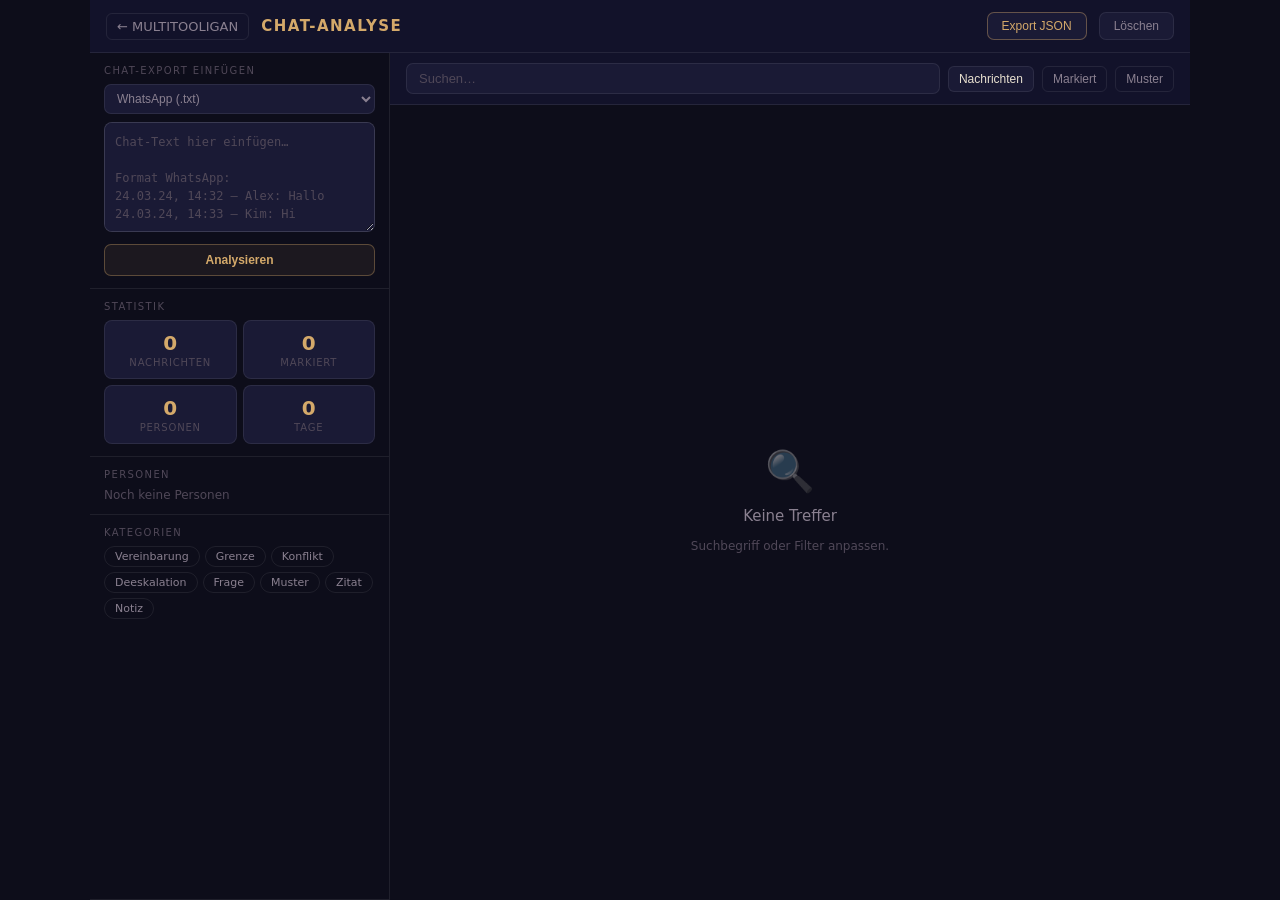
<file: multitooligan/chat/index.html>
<!DOCTYPE html>
<html lang="de">
<head>
<meta charset="UTF-8">
<meta name="viewport" content="width=device-width, initial-scale=1.0">
<title>Chat-Analyse – MULTITOOLIGAN</title>
<style>
*,*::before,*::after{box-sizing:border-box;margin:0;padding:0}
:root{
  --bg:#0d0d1a;--surface:#12122a;--surface2:#1a1a35;--surface3:#22223f;
  --border:rgba(255,255,255,.08);--border2:rgba(255,255,255,.14);
  --text:#e8e0d0;--text2:#8a8090;--text3:#504858;--gold:#d4a96a;
  --red:#c86c6c;--green:#4ac87a;--blue:#6cb4d4;--purple:#a06cc8;--amber:#c8924a;
}
html,body{min-height:100%;background:var(--bg);color:var(--text);font-family:system-ui,sans-serif}

/* ── LAYOUT ── */
.app{display:flex;flex-direction:column;height:100dvh;max-width:1100px;margin:0 auto}
.topbar{flex-shrink:0;display:flex;align-items:center;gap:12px;padding:12px 16px;border-bottom:1px solid var(--border);background:var(--surface)}
.topbar h1{font-size:15px;font-weight:600;letter-spacing:.1em;text-transform:uppercase;color:var(--gold)}
.topbar-back{color:var(--text2);text-decoration:none;font-size:13px;padding:5px 10px;border:1px solid var(--border);border-radius:6px;transition:background .15s}
.topbar-back:hover{background:var(--surface2)}
.topbar-spacer{flex:1}
.topbar-btn{padding:6px 14px;border-radius:7px;border:1px solid var(--border);background:var(--surface2);color:var(--text2);font-size:12px;cursor:pointer;transition:background .15s}
.topbar-btn:hover{background:var(--surface3);color:var(--text)}
.topbar-btn.primary{border-color:rgba(212,169,106,.4);color:var(--gold)}

.workspace{flex:1;display:grid;grid-template-columns:300px 1fr;overflow:hidden}

/* ── SIDEBAR ── */
.sidebar{border-right:1px solid var(--border);display:flex;flex-direction:column;overflow:hidden}
.sidebar-section{padding:12px 14px;border-bottom:1px solid var(--border)}
.sidebar-label{font-size:10px;letter-spacing:.14em;text-transform:uppercase;color:var(--text3);margin-bottom:8px}
#paste-area{width:100%;min-height:110px;resize:vertical;background:var(--surface2);border:1px solid var(--border2);border-radius:8px;padding:10px;color:var(--text);font-size:12px;font-family:monospace;line-height:1.5}
#paste-area::placeholder{color:var(--text3)}
.parse-row{display:flex;gap:8px;margin-top:8px}
.parse-btn{flex:1;padding:8px;border-radius:7px;border:1px solid rgba(212,169,106,.35);background:rgba(212,169,106,.08);color:var(--gold);font-size:12px;font-weight:600;cursor:pointer;transition:background .15s}
.parse-btn:hover{background:rgba(212,169,106,.18)}
.format-select{flex:1;background:var(--surface2);border:1px solid var(--border);border-radius:7px;color:var(--text2);font-size:12px;padding:0 8px;cursor:pointer}

.stats-grid{display:grid;grid-template-columns:1fr 1fr;gap:6px}
.stat-box{background:var(--surface2);border:1px solid var(--border);border-radius:8px;padding:10px;text-align:center}
.stat-num{font-size:20px;font-weight:700;color:var(--gold)}
.stat-lbl{font-size:10px;color:var(--text3);margin-top:2px;text-transform:uppercase;letter-spacing:.08em}

.speaker-list{display:flex;flex-direction:column;gap:4px;max-height:180px;overflow-y:auto}
.speaker-item{display:flex;align-items:center;gap:8px;padding:6px 10px;border-radius:7px;background:var(--surface2);border:1px solid var(--border);cursor:pointer;transition:background .15s}
.speaker-item:hover{background:var(--surface3)}
.speaker-item.active{border-color:rgba(212,169,106,.4);background:rgba(212,169,106,.06)}
.speaker-dot{width:10px;height:10px;border-radius:50%;flex-shrink:0}
.speaker-name{font-size:12px;color:var(--text);flex:1;white-space:nowrap;overflow:hidden;text-overflow:ellipsis}
.speaker-count{font-size:11px;color:var(--text3)}

.filter-chips{display:flex;flex-wrap:wrap;gap:5px}
.chip{padding:3px 10px;border-radius:12px;font-size:11px;border:1px solid var(--border);color:var(--text2);cursor:pointer;transition:background .12s,color .12s}
.chip:hover{background:var(--surface3)}
.chip.active{color:#fff;border-color:transparent}
.chip[data-tag="vereinbarung"].active{background:#4a7b8c}
.chip[data-tag="grenze"].active{background:#c86c6c}
.chip[data-tag="konflikt"].active{background:#c84a4a}
.chip[data-tag="deeskalation"].active{background:#4ac87a}
.chip[data-tag="frage"].active{background:#6cb4d4}
.chip[data-tag="muster"].active{background:#a06cc8}
.chip[data-tag="zitat"].active{background:#d4a96a;color:#0d0d1a}
.chip[data-tag="notiz"].active{background:#808080}

/* ── MAIN PANEL ── */
.main{display:flex;flex-direction:column;overflow:hidden}
.main-toolbar{flex-shrink:0;display:flex;align-items:center;gap:8px;padding:10px 16px;border-bottom:1px solid var(--border);background:var(--surface)}
.search-input{flex:1;background:var(--surface2);border:1px solid var(--border);border-radius:7px;padding:7px 12px;color:var(--text);font-size:13px}
.search-input::placeholder{color:var(--text3)}
.view-btn{padding:5px 10px;border-radius:6px;border:1px solid var(--border);background:transparent;color:var(--text2);font-size:12px;cursor:pointer;transition:background .12s}
.view-btn.active{background:var(--surface2);color:var(--text)}

.msg-list{flex:1;overflow-y:auto;padding:12px 16px;display:flex;flex-direction:column;gap:6px}

/* ── MESSAGE BUBBLE ── */
.msg{display:flex;gap:10px;align-items:flex-start;padding:10px 12px;border-radius:10px;background:var(--surface);border:1px solid var(--border);transition:background .12s}
.msg:hover{background:var(--surface2)}
.msg.tagged{border-color:rgba(212,169,106,.25);background:rgba(212,169,106,.04)}
.msg-meta{flex-shrink:0;min-width:100px;max-width:120px}
.msg-sender{font-size:11px;font-weight:600;white-space:nowrap;overflow:hidden;text-overflow:ellipsis}
.msg-time{font-size:10px;color:var(--text3);margin-top:2px}
.msg-body{flex:1;font-size:13px;color:var(--text2);line-height:1.55;word-break:break-word}
.msg-tags{display:flex;flex-wrap:wrap;gap:4px;margin-top:6px}
.msg-tag{font-size:10px;padding:2px 7px;border-radius:8px;border:1px solid var(--border);color:var(--text3);cursor:pointer}
.msg-tag[data-tag="vereinbarung"]{color:#4a9db0;border-color:#4a9db033}
.msg-tag[data-tag="grenze"]{color:#c86c6c;border-color:#c86c6c33}
.msg-tag[data-tag="konflikt"]{color:#c84a4a;border-color:#c84a4a33}
.msg-tag[data-tag="deeskalation"]{color:#4ac87a;border-color:#4ac87a33}
.msg-tag[data-tag="frage"]{color:#6cb4d4;border-color:#6cb4d433}
.msg-tag[data-tag="muster"]{color:#a06cc8;border-color:#a06cc833}
.msg-tag[data-tag="zitat"]{color:#d4a96a;border-color:#d4a96a33}
.msg-tag[data-tag="notiz"]{color:#808080;border-color:#80808033}
.msg-actions{flex-shrink:0;display:flex;flex-direction:column;gap:4px;opacity:0;transition:opacity .12s}
.msg:hover .msg-actions{opacity:1}
.msg-action-btn{padding:3px 8px;border-radius:5px;border:1px solid var(--border);background:var(--surface2);color:var(--text3);font-size:11px;cursor:pointer;white-space:nowrap;transition:background .1s}
.msg-action-btn:hover{background:var(--surface3);color:var(--text2)}

/* ── EMPTY STATE ── */
.empty{flex:1;display:flex;flex-direction:column;align-items:center;justify-content:center;gap:12px;color:var(--text3);text-align:center;padding:40px}
.empty-icon{font-size:40px;opacity:.4}
.empty-title{font-size:15px;color:var(--text2)}
.empty-sub{font-size:12px;line-height:1.6;max-width:320px}

/* ── TAG POPOVER ── */
.popover-overlay{position:fixed;inset:0;z-index:100;display:flex;align-items:center;justify-content:center;background:rgba(0,0,0,.5)}
.popover-overlay.hidden{display:none}
.popover{background:var(--surface2);border:1px solid var(--border2);border-radius:12px;padding:18px;min-width:280px;max-width:380px}
.popover-title{font-size:13px;font-weight:600;color:var(--text);margin-bottom:12px}
.popover-msg-preview{font-size:12px;color:var(--text2);background:var(--surface);border:1px solid var(--border);border-radius:7px;padding:10px;margin-bottom:14px;line-height:1.5;max-height:80px;overflow:hidden;text-overflow:ellipsis}
.popover-tag-grid{display:flex;flex-wrap:wrap;gap:6px;margin-bottom:14px}
.popover-tag{padding:5px 12px;border-radius:10px;border:1px solid var(--border);background:var(--surface);color:var(--text2);font-size:12px;cursor:pointer;transition:background .12s}
.popover-tag.selected{color:#fff}
.popover-tag[data-tag="vereinbarung"].selected{background:#4a7b8c;border-color:#4a7b8c}
.popover-tag[data-tag="grenze"].selected{background:#c86c6c;border-color:#c86c6c}
.popover-tag[data-tag="konflikt"].selected{background:#c84a4a;border-color:#c84a4a}
.popover-tag[data-tag="deeskalation"].selected{background:#4ac87a;border-color:#4ac87a;color:#0d0d1a}
.popover-tag[data-tag="frage"].selected{background:#6cb4d4;border-color:#6cb4d4;color:#0d0d1a}
.popover-tag[data-tag="muster"].selected{background:#a06cc8;border-color:#a06cc8}
.popover-tag[data-tag="zitat"].selected{background:#d4a96a;border-color:#d4a96a;color:#0d0d1a}
.popover-tag[data-tag="notiz"].selected{background:#808080;border-color:#808080}
.popover-note{width:100%;background:var(--surface);border:1px solid var(--border);border-radius:7px;padding:8px;color:var(--text);font-size:12px;resize:vertical;min-height:60px;margin-bottom:12px}
.popover-note::placeholder{color:var(--text3)}
.popover-btns{display:flex;gap:8px}
.popover-btns button{flex:1;padding:8px;border-radius:7px;border:1px solid var(--border);background:var(--surface);color:var(--text2);font-size:12px;cursor:pointer}
.popover-btns .save-btn{border-color:rgba(212,169,106,.4);color:var(--gold);background:rgba(212,169,106,.06)}
.popover-btns .save-btn:hover{background:rgba(212,169,106,.15)}

/* ── PATTERN PANEL ── */
.pattern-panel{flex:1;overflow-y:auto;padding:16px;display:grid;grid-template-columns:repeat(auto-fill,minmax(260px,1fr));gap:12px;align-content:start}
.pattern-card{background:var(--surface);border:1px solid var(--border);border-radius:10px;padding:14px}
.pattern-card-title{font-size:12px;font-weight:600;color:var(--text2);margin-bottom:8px;display:flex;align-items:center;gap:6px}
.pattern-card-title .badge{font-size:11px;padding:2px 8px;border-radius:8px;font-weight:400}
.pattern-list{list-style:none;display:flex;flex-direction:column;gap:4px}
.pattern-list li{font-size:12px;color:var(--text2);line-height:1.5;padding:5px 8px;background:var(--surface2);border-radius:6px;border:1px solid var(--border)}
.pattern-list li span{color:var(--text3);font-size:11px}
.freq-bar-wrap{margin-top:8px}
.freq-item{display:flex;align-items:center;gap:8px;margin-bottom:4px}
.freq-label{font-size:11px;color:var(--text2);min-width:100px;white-space:nowrap;overflow:hidden;text-overflow:ellipsis}
.freq-bar{flex:1;height:6px;border-radius:3px;background:var(--surface3)}
.freq-fill{height:100%;border-radius:3px;background:var(--gold);opacity:.6}
.freq-count{font-size:10px;color:var(--text3);min-width:24px;text-align:right}

/* ── SCROLLBAR ── */
::-webkit-scrollbar{width:5px}::-webkit-scrollbar-track{background:transparent}::-webkit-scrollbar-thumb{background:var(--border2);border-radius:4px}

@media(max-width:700px){
  .workspace{grid-template-columns:1fr}
  .sidebar{display:none}
}
</style>
</head>
<body>
<div class="app">

  <div class="topbar">
    <a class="topbar-back" href="../index.html">← MULTITOOLIGAN</a>
    <h1>Chat-Analyse</h1>
    <div class="topbar-spacer"></div>
    <button class="topbar-btn primary" id="btn-export">Export JSON</button>
    <button class="topbar-btn" id="btn-clear">Löschen</button>
  </div>

  <div class="workspace">

    <!-- SIDEBAR -->
    <div class="sidebar">

      <div class="sidebar-section">
        <div class="sidebar-label">Chat-Export einfügen</div>
        <select class="format-select" id="format-select" style="width:100%;margin-bottom:8px;padding:6px 8px">
          <option value="whatsapp">WhatsApp (.txt)</option>
          <option value="signal">Signal / Telegram</option>
          <option value="generic">Generisch (Zeile pro Nachricht)</option>
        </select>
        <textarea id="paste-area" placeholder="Chat-Text hier einfügen…&#10;&#10;Format WhatsApp:&#10;24.03.24, 14:32 – Alex: Hallo&#10;24.03.24, 14:33 – Kim: Hi"></textarea>
        <div class="parse-row">
          <button class="parse-btn" id="btn-parse">Analysieren</button>
        </div>
      </div>

      <div class="sidebar-section">
        <div class="sidebar-label">Statistik</div>
        <div class="stats-grid">
          <div class="stat-box"><div class="stat-num" id="stat-total">0</div><div class="stat-lbl">Nachrichten</div></div>
          <div class="stat-box"><div class="stat-num" id="stat-tagged">0</div><div class="stat-lbl">Markiert</div></div>
          <div class="stat-box"><div class="stat-num" id="stat-speakers">0</div><div class="stat-lbl">Personen</div></div>
          <div class="stat-box"><div class="stat-num" id="stat-days">0</div><div class="stat-lbl">Tage</div></div>
        </div>
      </div>

      <div class="sidebar-section">
        <div class="sidebar-label">Personen</div>
        <div class="speaker-list" id="speaker-list"></div>
      </div>

      <div class="sidebar-section" style="flex:1;overflow:hidden;display:flex;flex-direction:column">
        <div class="sidebar-label">Kategorien</div>
        <div class="filter-chips">
          <span class="chip" data-tag="vereinbarung">Vereinbarung</span>
          <span class="chip" data-tag="grenze">Grenze</span>
          <span class="chip" data-tag="konflikt">Konflikt</span>
          <span class="chip" data-tag="deeskalation">Deeskalation</span>
          <span class="chip" data-tag="frage">Frage</span>
          <span class="chip" data-tag="muster">Muster</span>
          <span class="chip" data-tag="zitat">Zitat</span>
          <span class="chip" data-tag="notiz">Notiz</span>
        </div>
      </div>

    </div>

    <!-- MAIN -->
    <div class="main">
      <div class="main-toolbar">
        <input class="search-input" id="search" placeholder="Suchen…" type="search">
        <button class="view-btn active" data-view="messages">Nachrichten</button>
        <button class="view-btn" data-view="tagged">Markiert</button>
        <button class="view-btn" data-view="patterns">Muster</button>
      </div>
      <div class="msg-list" id="msg-list">
        <div class="empty">
          <div class="empty-icon">💬</div>
          <div class="empty-title">Noch kein Chat geladen</div>
          <div class="empty-sub">Chat-Export links einfügen und „Analysieren" klicken. Nachrichten bleiben lokal auf diesem Gerät.</div>
        </div>
      </div>
    </div>

  </div>
</div>

<!-- TAG POPOVER -->
<div class="popover-overlay hidden" id="popover-overlay">
  <div class="popover">
    <div class="popover-title">Nachricht markieren</div>
    <div class="popover-msg-preview" id="popover-preview"></div>
    <div class="popover-tag-grid" id="popover-tags"></div>
    <textarea class="popover-note" id="popover-note" placeholder="Optionale Notiz zu dieser Nachricht…"></textarea>
    <div class="popover-btns">
      <button id="popover-cancel">Abbrechen</button>
      <button class="save-btn" id="popover-save">Speichern</button>
    </div>
  </div>
</div>

<script>
const STORAGE_KEY = 'multitooligan_chat';
const TAG_DEFS = ['vereinbarung','grenze','konflikt','deeskalation','frage','muster','zitat','notiz'];
const SPEAKER_COLORS = ['#d4a96a','#6cb4d4','#a06cc8','#4ac87a','#c86c6c','#4a7b8c','#c8924a','#808080'];

// ── STATE ──
let state = loadState();
let activeFilters = { speaker: null, tags: new Set(), search: '' };
let currentView = 'messages';
let popoverMsgId = null;
let popoverSelectedTags = new Set();

function loadState() {
  try { const s = localStorage.getItem(STORAGE_KEY); return s ? JSON.parse(s) : { messages: [], speakers: [] }; }
  catch(e) { return { messages: [], speakers: [] }; }
}
function saveState() {
  try { localStorage.setItem(STORAGE_KEY, JSON.stringify(state)); } catch(e) {}
}

// ── PARSE ──
function parseChat(raw, format) {
  const lines = raw.split('\n');
  const messages = [];
  let id = Date.now();

  if (format === 'whatsapp') {
    // 24.03.24, 14:32 – Alex: Text
    // also: [24.03.2024, 14:32:00] Alex: Text
    const reBracket = /^\[(\d{1,2}\.\d{1,2}\.\d{2,4}),\s*(\d{1,2}:\d{2}(?::\d{2})?)\]\s*([^:]+):\s*(.+)$/;
    const reDash = /^(\d{1,2})\.(\d{1,2})\.(\d{2,4}),\s*(\d{1,2}:\d{2})\s*[–-]\s*([^:]+):\s*(.+)$/;
    for (const line of lines) {
      const mD = line.match(reDash);
      if (mD) {
        const [,d,m,y,time,sender,text] = mD;
        const year = y.length===2 ? '20'+y : y;
        messages.push({ id:id++, date:`${year}-${m.padStart(2,'0')}-${d.padStart(2,'0')}`, time, sender:sender.trim(), text:text.trim(), tags:[], note:'' });
        continue;
      }
      const mB = line.match(reBracket);
      if (mB) {
        const [,dateStr,time,sender,text] = mB;
        const [d,m,y] = dateStr.split('.');
        const year = y.length===2 ? '20'+y : y;
        messages.push({ id:id++, date:`${year}-${m.padStart(2,'0')}-${d.padStart(2,'0')}`, time, sender:sender.trim(), text:text.trim(), tags:[], note:'' });
        continue;
      }
      // continuation line
      if (messages.length && line.trim() && !line.match(/^\d/)) {
        messages[messages.length-1].text += ' ' + line.trim();
      }
    }
  } else if (format === 'generic') {
    for (const line of lines) {
      const t = line.trim();
      if (!t) continue;
      const m = t.match(/^([^:]{1,40}):\s*(.+)$/);
      if (m) {
        messages.push({ id:id++, date:'', time:'', sender:m[1].trim(), text:m[2].trim(), tags:[], note:'' });
      } else {
        messages.push({ id:id++, date:'', time:'', sender:'?', text:t, tags:[], note:'' });
      }
    }
  } else {
    // signal/telegram: generic fallback
    for (const line of lines) {
      const t = line.trim(); if (!t) continue;
      const m = t.match(/^([^:]{1,50}):\s*(.+)$/);
      if (m) messages.push({ id:id++, date:'', time:'', sender:m[1].trim(), text:m[2].trim(), tags:[], note:'' });
      else messages.push({ id:id++, date:'', time:'', sender:'?', text:t, tags:[], note:'' });
    }
  }

  // Merge existing tags into newly parsed (preserve by matching sender+text)
  const oldMap = new Map(state.messages.map(m => [m.sender+'|'+m.text.substring(0,40), m]));
  for (const msg of messages) {
    const key = msg.sender+'|'+msg.text.substring(0,40);
    const old = oldMap.get(key);
    if (old) { msg.tags = old.tags; msg.note = old.note; }
  }

  const speakerSet = new Map();
  messages.forEach(m => { if (!speakerSet.has(m.sender)) speakerSet.set(m.sender, SPEAKER_COLORS[speakerSet.size % SPEAKER_COLORS.length]); });
  state.messages = messages;
  state.speakers = [...speakerSet.entries()].map(([name,color])=>({name,color}));
  saveState();
}

// ── FILTER ──
function getVisible() {
  return state.messages.filter(m => {
    if (activeFilters.speaker && m.sender !== activeFilters.speaker) return false;
    if (activeFilters.tags.size > 0 && !m.tags.some(t => activeFilters.tags.has(t))) return false;
    if (activeFilters.search) {
      const q = activeFilters.search.toLowerCase();
      if (!m.text.toLowerCase().includes(q) && !m.sender.toLowerCase().includes(q)) return false;
    }
    if (currentView === 'tagged' && m.tags.length === 0) return false;
    return true;
  });
}

// ── RENDER ──
function speakerColor(name) {
  const s = state.speakers.find(sp => sp.name === name);
  return s ? s.color : '#808080';
}

function renderMessages() {
  const list = document.getElementById('msg-list');
  const msgs = getVisible();
  if (!msgs.length) {
    list.innerHTML = `<div class="empty"><div class="empty-icon">${currentView==='tagged'?'🏷️':'🔍'}</div><div class="empty-title">${currentView==='tagged'?'Keine markierten Nachrichten':'Keine Treffer'}</div><div class="empty-sub">${currentView==='tagged'?'Klicke auf eine Nachricht und wähle eine Kategorie.':'Suchbegriff oder Filter anpassen.'}</div></div>`;
    return;
  }
  let html = '';
  for (const m of msgs) {
    const color = speakerColor(m.sender);
    const tagHtml = m.tags.map(t => `<span class="msg-tag" data-tag="${t}">${t}</span>`).join('');
    html += `<div class="msg${m.tags.length?'  tagged':''}" data-id="${m.id}">
      <div class="msg-meta">
        <div class="msg-sender" style="color:${color}">${esc(m.sender)}</div>
        <div class="msg-time">${m.date ? m.date.replace(/^\d{4}-/,'')+'&nbsp;' : ''}${m.time||''}</div>
        ${m.note ? `<div class="msg-time" style="color:var(--text3);margin-top:3px;font-style:italic">${esc(m.note)}</div>` : ''}
      </div>
      <div class="msg-body">${esc(m.text)}${tagHtml ? '<div class="msg-tags">'+tagHtml+'</div>' : ''}</div>
      <div class="msg-actions">
        <button class="msg-action-btn" onclick="openPopover(${m.id})">Markieren</button>
        ${m.tags.length ? `<button class="msg-action-btn" onclick="clearMsgTags(${m.id})">×</button>` : ''}
      </div>
    </div>`;
  }
  list.innerHTML = html;
}

function renderPatterns() {
  const list = document.getElementById('msg-list');
  const tagged = state.messages.filter(m => m.tags.length > 0);

  // By tag category
  const byTag = {};
  for (const t of TAG_DEFS) byTag[t] = [];
  for (const m of tagged) m.tags.forEach(t => { if (byTag[t]) byTag[t].push(m); });

  // By speaker stats
  const bySpeaker = {};
  for (const m of state.messages) {
    if (!bySpeaker[m.sender]) bySpeaker[m.sender] = {total:0,tagged:0};
    bySpeaker[m.sender].total++;
    if (m.tags.length) bySpeaker[m.sender].tagged++;
  }

  // Word frequency (tagged messages only)
  const stopwords = new Set(['ich','du','er','sie','es','wir','ihr','das','die','der','den','dem','des','ein','eine','einer','eines','und','oder','aber','auch','nicht','dass','mit','für','auf','ist','war','hat','wird','hab','habe','bin','bist','sind','werden','haben','noch','schon','jetzt','dann','wenn','als','wie','was','wo','wann','weil','doch','nur','mir','dir','uns','euch','ihm','ihr','sich','mich','dich','ja','nein','so','an','in','zu','von','aus','bei','nach','über','unter','vor','hinter','neben','zwischen','man','mal','denn','sehr','kein','keine','mehr','alle','alles']);
  const wordFreq = {};
  for (const m of tagged) {
    m.text.toLowerCase().replace(/[^a-züäöß\s]/g,' ').split(/\s+/).filter(w=>w.length>3&&!stopwords.has(w)).forEach(w=>{ wordFreq[w]=(wordFreq[w]||0)+1; });
  }
  const topWords = Object.entries(wordFreq).filter(([,n])=>n>=2).sort(([,a],[,b])=>b-a).slice(0,15);
  const maxFreq = topWords[0]?.[1] || 1;

  let html = '';

  // Kategorie-Übersicht
  const withEntries = TAG_DEFS.filter(t => byTag[t].length > 0);
  if (withEntries.length > 0) {
    html += `<div class="pattern-card"><div class="pattern-card-title">Kategorien <span class="badge" style="background:var(--surface2);color:var(--text3)">${tagged.length} markiert</span></div><ul class="pattern-list">`;
    for (const t of withEntries) {
      html += `<li><strong>${t}</strong>: ${byTag[t].length}× <span>${byTag[t].slice(0,1).map(m=>m.text.substring(0,40)+'…').join('')}</span></li>`;
    }
    html += `</ul></div>`;
  }

  // Personen
  html += `<div class="pattern-card"><div class="pattern-card-title">Personen</div><ul class="pattern-list">`;
  for (const [name,s] of Object.entries(bySpeaker).sort(([,a],[,b])=>b.total-a.total)) {
    const pct = s.total ? Math.round(s.tagged/s.total*100) : 0;
    html += `<li><strong style="color:${speakerColor(name)}">${esc(name)}</strong>: ${s.total} Nachrichten <span>· ${s.tagged} markiert (${pct}%)</span></li>`;
  }
  html += `</ul></div>`;

  // Wortfrequenz
  if (topWords.length > 0) {
    html += `<div class="pattern-card"><div class="pattern-card-title">Häufige Wörter <span class="badge" style="background:var(--surface2);color:var(--text3)">in markierten Nachrichten</span></div><div class="freq-bar-wrap">`;
    for (const [word,n] of topWords) {
      const pct = Math.round(n/maxFreq*100);
      html += `<div class="freq-item"><span class="freq-label">${esc(word)}</span><div class="freq-bar"><div class="freq-fill" style="width:${pct}%"></div></div><span class="freq-count">${n}×</span></div>`;
    }
    html += `</div></div>`;
  }

  // Tagged messages by category
  for (const t of withEntries) {
    html += `<div class="pattern-card" style="grid-column:1/-1"><div class="pattern-card-title" style="text-transform:capitalize">${t} <span class="badge" style="background:var(--surface2);color:var(--text3)">${byTag[t].length}</span></div><ul class="pattern-list">`;
    for (const m of byTag[t].slice(0,8)) {
      html += `<li><strong style="color:${speakerColor(m.sender)}">${esc(m.sender)}</strong>${m.date?' <span>'+m.date.replace(/^\d{4}-/,'')+'</span>':''}: ${esc(m.text.substring(0,120))}${m.text.length>120?'…':''}</li>`;
    }
    if (byTag[t].length > 8) html += `<li style="color:var(--text3)">… und ${byTag[t].length-8} weitere</li>`;
    html += `</ul></div>`;
  }

  if (!html) html = `<div class="empty" style="grid-column:1/-1"><div class="empty-icon">🔍</div><div class="empty-title">Noch keine Muster erkennbar</div><div class="empty-sub">Markiere Nachrichten mit Kategorien, um hier Muster zu sehen.</div></div>`;

  list.className = 'pattern-panel';
  list.innerHTML = html;
}

function render() {
  renderStats();
  renderSpeakers();
  if (currentView === 'patterns') {
    document.getElementById('msg-list').className = 'pattern-panel';
    renderPatterns();
  } else {
    document.getElementById('msg-list').className = 'msg-list';
    renderMessages();
  }
}

function renderStats() {
  const msgs = state.messages;
  const days = new Set(msgs.map(m=>m.date).filter(Boolean));
  document.getElementById('stat-total').textContent = msgs.length;
  document.getElementById('stat-tagged').textContent = msgs.filter(m=>m.tags.length>0).length;
  document.getElementById('stat-speakers').textContent = state.speakers.length;
  document.getElementById('stat-days').textContent = days.size;
}

function renderSpeakers() {
  const list = document.getElementById('speaker-list');
  if (!state.speakers.length) { list.innerHTML = '<div style="font-size:12px;color:var(--text3)">Noch keine Personen</div>'; return; }
  list.innerHTML = state.speakers.map(sp => {
    const count = state.messages.filter(m=>m.sender===sp.name).length;
    const active = activeFilters.speaker === sp.name;
    return `<div class="speaker-item${active?' active':''}" onclick="toggleSpeaker('${esc(sp.name)}')">
      <div class="speaker-dot" style="background:${sp.color}"></div>
      <div class="speaker-name">${esc(sp.name)}</div>
      <div class="speaker-count">${count}</div>
    </div>`;
  }).join('');
}

// ── ACTIONS ──
function toggleSpeaker(name) {
  activeFilters.speaker = activeFilters.speaker === name ? null : name;
  render();
}

function clearMsgTags(id) {
  const m = state.messages.find(m=>m.id===id);
  if (m) { m.tags=[]; m.note=''; saveState(); render(); }
}

// ── POPOVER ──
function openPopover(id) {
  const m = state.messages.find(m=>m.id===id);
  if (!m) return;
  popoverMsgId = id;
  popoverSelectedTags = new Set(m.tags);
  document.getElementById('popover-preview').textContent = m.text.substring(0,180)+(m.text.length>180?'…':'');
  document.getElementById('popover-note').value = m.note || '';
  const grid = document.getElementById('popover-tags');
  grid.innerHTML = TAG_DEFS.map(t =>
    `<span class="popover-tag${popoverSelectedTags.has(t)?' selected':''}" data-tag="${t}" onclick="togglePopoverTag('${t}')">${t}</span>`
  ).join('');
  document.getElementById('popover-overlay').classList.remove('hidden');
}

function togglePopoverTag(t) {
  popoverSelectedTags.has(t) ? popoverSelectedTags.delete(t) : popoverSelectedTags.add(t);
  document.querySelectorAll('.popover-tag').forEach(el => {
    el.classList.toggle('selected', popoverSelectedTags.has(el.dataset.tag));
  });
}

function savePopover() {
  const m = state.messages.find(m=>m.id===popoverMsgId);
  if (m) { m.tags=[...popoverSelectedTags]; m.note=document.getElementById('popover-note').value.trim(); saveState(); }
  closePopover(); render();
}

function closePopover() { document.getElementById('popover-overlay').classList.add('hidden'); popoverMsgId=null; }

// ── EXPORT ──
function exportData() {
  const tagged = state.messages.filter(m=>m.tags.length>0);
  const out = {
    export_date: new Date().toISOString().substring(0,10),
    total_messages: state.messages.length,
    tagged_messages: tagged.length,
    speakers: state.speakers,
    tagged: tagged.map(({id,date,time,sender,text,tags,note})=>({id,date,time,sender,text,tags,note})),
  };
  const blob = new Blob([JSON.stringify(out,null,2)],{type:'application/json'});
  const url = URL.createObjectURL(blob);
  const a = Object.assign(document.createElement('a'),{href:url,download:`chat-analyse-${Date.now()}.json`});
  document.body.appendChild(a); a.click(); document.body.removeChild(a); URL.revokeObjectURL(url);
}

// ── UTILS ──
function esc(s){ return String(s).replace(/&/g,'&amp;').replace(/</g,'&lt;').replace(/>/g,'&gt;').replace(/"/g,'&quot;'); }

// ── EVENTS ──
document.getElementById('btn-parse').addEventListener('click', () => {
  const raw = document.getElementById('paste-area').value.trim();
  const format = document.getElementById('format-select').value;
  if (!raw) return;
  parseChat(raw, format);
  currentView = 'messages';
  document.querySelectorAll('.view-btn').forEach(b => b.classList.toggle('active', b.dataset.view==='messages'));
  document.getElementById('msg-list').className = 'msg-list';
  render();
});

document.getElementById('btn-export').addEventListener('click', exportData);

document.getElementById('btn-clear').addEventListener('click', () => {
  if (!confirm('Alle Nachrichten und Markierungen löschen?')) return;
  state = { messages:[], speakers:[] }; saveState(); activeFilters={speaker:null,tags:new Set(),search:''}; render();
});

document.getElementById('search').addEventListener('input', e => {
  activeFilters.search = e.target.value; render();
});

document.querySelectorAll('.view-btn').forEach(btn => {
  btn.addEventListener('click', () => {
    currentView = btn.dataset.view;
    document.querySelectorAll('.view-btn').forEach(b=>b.classList.toggle('active',b===btn));
    document.getElementById('msg-list').className = currentView==='patterns' ? 'pattern-panel' : 'msg-list';
    render();
  });
});

document.querySelectorAll('.chip').forEach(chip => {
  chip.addEventListener('click', () => {
    const t = chip.dataset.tag;
    if (activeFilters.tags.has(t)) activeFilters.tags.delete(t); else activeFilters.tags.add(t);
    chip.classList.toggle('active', activeFilters.tags.has(t));
    render();
  });
});

document.getElementById('popover-save').addEventListener('click', savePopover);
document.getElementById('popover-cancel').addEventListener('click', closePopover);
document.getElementById('popover-overlay').addEventListener('click', e => { if(e.target===e.currentTarget) closePopover(); });

// ── INIT ──
render();
</script>
</body>
</html>
</file>
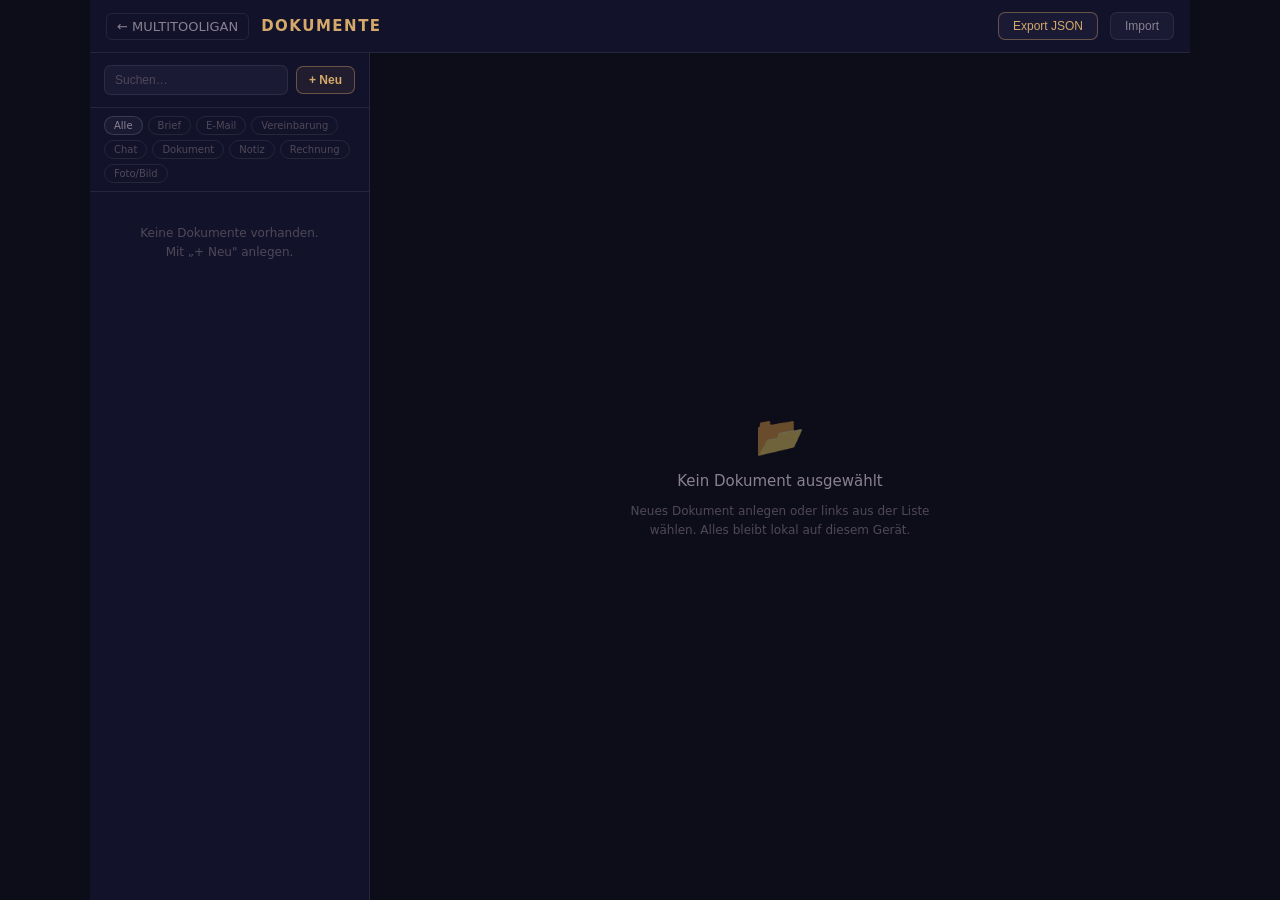
<file: multitooligan/docs/index.html>
<!DOCTYPE html>
<html lang="de">
<head>
<meta charset="UTF-8">
<meta name="viewport" content="width=device-width, initial-scale=1.0">
<title>Dokumente – MULTITOOLIGAN</title>
<style>
*,*::before,*::after{box-sizing:border-box;margin:0;padding:0}
:root{
  --bg:#0d0d1a;--surface:#12122a;--surface2:#1a1a35;--surface3:#22223f;
  --border:rgba(255,255,255,.08);--border2:rgba(255,255,255,.14);
  --text:#e8e0d0;--text2:#8a8090;--text3:#504858;--gold:#d4a96a;
}
html,body{height:100%;background:var(--bg);color:var(--text);font-family:system-ui,sans-serif}

/* ── LAYOUT ── */
.app{display:flex;flex-direction:column;height:100dvh;max-width:1100px;margin:0 auto}
.topbar{flex-shrink:0;display:flex;align-items:center;gap:12px;padding:12px 16px;border-bottom:1px solid var(--border);background:var(--surface)}
.topbar h1{font-size:15px;font-weight:600;letter-spacing:.1em;text-transform:uppercase;color:var(--gold)}
.topbar-back{color:var(--text2);text-decoration:none;font-size:13px;padding:5px 10px;border:1px solid var(--border);border-radius:6px}
.topbar-back:hover{background:var(--surface2)}
.topbar-spacer{flex:1}
.topbar-btn{padding:6px 14px;border-radius:7px;border:1px solid var(--border);background:var(--surface2);color:var(--text2);font-size:12px;cursor:pointer}
.topbar-btn:hover{background:var(--surface3);color:var(--text)}
.topbar-btn.gold{border-color:rgba(212,169,106,.4);color:var(--gold)}

.workspace{flex:1;display:grid;grid-template-columns:280px 1fr;overflow:hidden}

/* ── SIDEBAR ── */
.sidebar{border-right:1px solid var(--border);display:flex;flex-direction:column;overflow:hidden;background:var(--surface)}
.sidebar-header{padding:12px 14px;border-bottom:1px solid var(--border);display:flex;align-items:center;gap:8px}
.sidebar-search{flex:1;background:var(--surface2);border:1px solid var(--border);border-radius:7px;padding:7px 10px;color:var(--text);font-size:12px}
.sidebar-search::placeholder{color:var(--text3)}
.new-btn{padding:6px 12px;border-radius:7px;border:1px solid rgba(212,169,106,.4);background:rgba(212,169,106,.08);color:var(--gold);font-size:12px;font-weight:600;cursor:pointer;white-space:nowrap}
.new-btn:hover{background:rgba(212,169,106,.18)}

.filter-bar{padding:8px 14px;border-bottom:1px solid var(--border);display:flex;flex-wrap:wrap;gap:5px}
.fchip{padding:3px 9px;border-radius:10px;font-size:10px;border:1px solid var(--border);color:var(--text3);cursor:pointer;transition:background .1s,color .1s}
.fchip:hover{background:var(--surface2)}
.fchip.active{background:var(--surface2);color:var(--text2);border-color:var(--border2)}

.doc-list{flex:1;overflow-y:auto;padding:8px}
.doc-item{padding:10px 12px;border-radius:8px;border:1px solid var(--border);background:var(--surface2);margin-bottom:6px;cursor:pointer;transition:background .12s,border-color .12s}
.doc-item:hover{background:var(--surface3)}
.doc-item.active{border-color:rgba(212,169,106,.35);background:rgba(212,169,106,.05)}
.doc-item-header{display:flex;align-items:flex-start;gap:8px;margin-bottom:4px}
.doc-item-icon{font-size:16px;flex-shrink:0;margin-top:1px}
.doc-item-title{font-size:13px;font-weight:600;color:var(--text);line-height:1.3;flex:1}
.doc-item-meta{font-size:11px;color:var(--text3);display:flex;gap:6px;align-items:center}
.doc-item-type{padding:1px 6px;border-radius:5px;background:var(--surface3);font-size:10px;color:var(--text3)}
.doc-item-snippet{font-size:11px;color:var(--text3);margin-top:3px;line-height:1.4;white-space:nowrap;overflow:hidden;text-overflow:ellipsis}

.sidebar-empty{padding:24px 14px;text-align:center;color:var(--text3);font-size:12px;line-height:1.6}

/* ── DETAIL PANEL ── */
.detail{flex:1;display:flex;flex-direction:column;overflow:hidden}
.detail-empty{flex:1;display:flex;flex-direction:column;align-items:center;justify-content:center;gap:12px;color:var(--text3);text-align:center;padding:40px}
.detail-empty-icon{font-size:40px;opacity:.4}
.detail-empty-title{font-size:15px;color:var(--text2)}
.detail-empty-sub{font-size:12px;line-height:1.6;max-width:300px}

.detail-form{flex:1;overflow-y:auto;padding:20px 24px;display:flex;flex-direction:column;gap:16px}
.field-group{display:flex;flex-direction:column;gap:5px}
.field-label{font-size:10px;letter-spacing:.14em;text-transform:uppercase;color:var(--text3)}
.field-input,.field-select,.field-textarea{background:var(--surface);border:1px solid var(--border);border-radius:8px;padding:9px 12px;color:var(--text);font-size:13px;width:100%;transition:border-color .12s}
.field-input:focus,.field-select:focus,.field-textarea:focus{outline:none;border-color:rgba(212,169,106,.4)}
.field-select{cursor:pointer}
.field-textarea{resize:vertical;min-height:70px;line-height:1.6;font-family:inherit}
.field-row{display:grid;grid-template-columns:1fr 1fr;gap:12px}
.field-row-3{display:grid;grid-template-columns:1fr 1fr 1fr;gap:12px}

/* quotes */
.quotes-list{display:flex;flex-direction:column;gap:6px}
.quote-item{display:flex;gap:8px;align-items:flex-start}
.quote-input{flex:1;background:var(--surface);border:1px solid var(--border);border-radius:7px;padding:8px 10px;color:var(--text2);font-size:12px;font-style:italic;resize:none;min-height:52px;line-height:1.5;font-family:inherit}
.quote-input:focus{outline:none;border-color:rgba(212,169,106,.3)}
.quote-remove{padding:6px 8px;border-radius:6px;border:1px solid var(--border);background:transparent;color:var(--text3);cursor:pointer;font-size:13px;flex-shrink:0;margin-top:1px}
.quote-remove:hover{background:var(--surface2);color:var(--red,#c86c6c)}
.add-quote-btn{padding:7px 14px;border-radius:7px;border:1px dashed var(--border2);background:transparent;color:var(--text3);font-size:12px;cursor:pointer;text-align:left;transition:background .12s}
.add-quote-btn:hover{background:var(--surface);color:var(--text2)}

/* certainty */
.certainty-row{display:flex;gap:6px;flex-wrap:wrap}
.certainty-opt{padding:4px 12px;border-radius:10px;font-size:11px;border:1px solid var(--border);color:var(--text3);cursor:pointer;transition:background .1s,color .1s}
.certainty-opt.active{color:#fff;border-color:transparent}
.certainty-opt[data-val="sicher"].active{background:#4ac87a;color:#0d0d1a}
.certainty-opt[data-val="wahrscheinlich"].active{background:#d4a96a;color:#0d0d1a}
.certainty-opt[data-val="vermutung"].active{background:#a06cc8}
.certainty-opt[data-val="unklar"].active{background:#504858}

/* tags inline */
.tag-row{display:flex;flex-wrap:wrap;gap:5px;align-items:center}
.tag-badge{padding:3px 9px;border-radius:10px;font-size:11px;background:var(--surface2);border:1px solid var(--border);color:var(--text2);cursor:pointer}
.tag-badge:hover{border-color:rgba(200,100,100,.4);color:#c86c6c}
.tag-add-input{background:transparent;border:none;border-bottom:1px solid var(--border);padding:3px 6px;color:var(--text2);font-size:12px;width:120px;outline:none}

.detail-footer{flex-shrink:0;display:flex;align-items:center;gap:8px;padding:12px 24px;border-top:1px solid var(--border);background:var(--surface)}
.footer-id{font-size:11px;color:var(--text3);flex:1}
.del-btn{padding:7px 14px;border-radius:7px;border:1px solid rgba(200,80,80,.3);background:transparent;color:#c86c6c;font-size:12px;cursor:pointer}
.del-btn:hover{background:rgba(200,80,80,.08)}
.save-indicator{font-size:11px;color:var(--text3);opacity:0;transition:opacity .3s}
.save-indicator.show{opacity:1}

::-webkit-scrollbar{width:5px}::-webkit-scrollbar-track{background:transparent}::-webkit-scrollbar-thumb{background:var(--border2);border-radius:4px}

@media(max-width:640px){.workspace{grid-template-columns:1fr}.sidebar{position:fixed;inset:56px 0 0 0;z-index:10;transform:translateX(-100%);transition:transform .2s}.sidebar.open{transform:none}}
</style>
</head>
<body>
<div class="app">
  <div class="topbar">
    <a class="topbar-back" href="../index.html">← MULTITOOLIGAN</a>
    <h1>Dokumente</h1>
    <div class="topbar-spacer"></div>
    <button class="topbar-btn gold" id="btn-export">Export JSON</button>
    <button class="topbar-btn" id="btn-import">Import</button>
  </div>

  <div class="workspace">
    <!-- SIDEBAR -->
    <div class="sidebar" id="sidebar">
      <div class="sidebar-header">
        <input class="sidebar-search" id="search" placeholder="Suchen…" type="search">
        <button class="new-btn" id="btn-new">+ Neu</button>
      </div>
      <div class="filter-bar" id="filter-bar">
        <span class="fchip active" data-type="">Alle</span>
        <span class="fchip" data-type="brief">Brief</span>
        <span class="fchip" data-type="email">E-Mail</span>
        <span class="fchip" data-type="vereinbarung">Vereinbarung</span>
        <span class="fchip" data-type="chat">Chat</span>
        <span class="fchip" data-type="dokument">Dokument</span>
        <span class="fchip" data-type="notiz">Notiz</span>
        <span class="fchip" data-type="rechnung">Rechnung</span>
        <span class="fchip" data-type="foto">Foto/Bild</span>
      </div>
      <div class="doc-list" id="doc-list"></div>
    </div>

    <!-- DETAIL -->
    <div class="detail" id="detail">
      <div class="detail-empty" id="empty-state">
        <div class="detail-empty-icon">📂</div>
        <div class="detail-empty-title">Kein Dokument ausgewählt</div>
        <div class="detail-empty-sub">Neues Dokument anlegen oder links aus der Liste wählen. Alles bleibt lokal auf diesem Gerät.</div>
      </div>
      <div class="detail-form" id="detail-form" style="display:none">

        <div class="field-row">
          <div class="field-group">
            <div class="field-label">Typ</div>
            <select class="field-select" id="f-type">
              <option value="brief">📄 Brief</option>
              <option value="email">📧 E-Mail</option>
              <option value="vereinbarung">✅ Vereinbarung</option>
              <option value="chat">💬 Chat-Export</option>
              <option value="dokument">📁 Dokument</option>
              <option value="notiz">📝 Notiz</option>
              <option value="rechnung">🧾 Rechnung/Beleg</option>
              <option value="foto">🖼 Foto/Bild-Beschreibung</option>
            </select>
          </div>
          <div class="field-group">
            <div class="field-label">Datum</div>
            <input class="field-input" id="f-date" type="date">
          </div>
        </div>

        <div class="field-group">
          <div class="field-label">Titel</div>
          <input class="field-input" id="f-title" placeholder="Kurze Beschreibung des Dokuments">
        </div>

        <div class="field-row">
          <div class="field-group">
            <div class="field-label">Von (Absender)</div>
            <input class="field-input" id="f-sender" placeholder="Name oder Pseudonym">
          </div>
          <div class="field-group">
            <div class="field-label">An (Empfänger)</div>
            <input class="field-input" id="f-recipient" placeholder="Name oder Pseudonym">
          </div>
        </div>

        <div class="field-group">
          <div class="field-label">Zusammenfassung / Inhalt</div>
          <textarea class="field-textarea" id="f-summary" placeholder="Worum geht es in diesem Dokument? Was ist der Kern?"></textarea>
        </div>

        <div class="field-group">
          <div class="field-label">Kontext</div>
          <textarea class="field-textarea" id="f-context" placeholder="Was lief davor? Was war der Anlass?"></textarea>
        </div>

        <div class="field-group">
          <div class="field-label">Schlüsselzitate</div>
          <div class="quotes-list" id="quotes-list"></div>
          <button class="add-quote-btn" id="btn-add-quote">+ Zitat hinzufügen</button>
        </div>

        <div class="field-group">
          <div class="field-label">Offene Fragen</div>
          <textarea class="field-textarea" id="f-questions" placeholder="Was ist unklar? Was müsste noch geklärt werden?"></textarea>
        </div>

        <div class="field-group">
          <div class="field-label">Zuverlässigkeit</div>
          <div class="certainty-row" id="certainty-row">
            <span class="certainty-opt" data-val="sicher">Sicher (Original vorhanden)</span>
            <span class="certainty-opt" data-val="wahrscheinlich">Wahrscheinlich</span>
            <span class="certainty-opt" data-val="vermutung">Vermutung</span>
            <span class="certainty-opt" data-val="unklar">Unklar</span>
          </div>
        </div>

        <div class="field-group">
          <div class="field-label">Quelle / Fundort</div>
          <input class="field-input" id="f-source" placeholder="Wo liegt/lag dieses Dokument? (z. B. WhatsApp, E-Mail-Postfach, Briefmappe)">
        </div>

        <div class="field-row">
          <div class="field-group">
            <div class="field-label">Cluster</div>
            <select class="field-select" id="f-cluster">
              <option value="">– kein Cluster –</option>
              <option value="CLU-KOMMUNIKATION">Kommunikation</option>
              <option value="CLU-VEREINBARUNGEN">Vereinbarungen</option>
              <option value="CLU-GRENZEN">Grenzen</option>
              <option value="CLU-WOHNSITUATION">Wohnsituation</option>
              <option value="CLU-EMOTIONEN">Emotionale Dynamiken</option>
              <option value="CLU-KONFLIKT">Konflikte & Eskalation</option>
              <option value="CLU-SELBSTREFLEXION">Selbstreflexion</option>
              <option value="CLU-APP">App & Tool-Ideen</option>
              <option value="CLU-ORGANISATION">Organisatorisches</option>
            </select>
          </div>
          <div class="field-group">
            <div class="field-label">Priorität</div>
            <select class="field-select" id="f-priority">
              <option value="">– keine –</option>
              <option value="hoch">Hoch</option>
              <option value="mittel">Mittel</option>
              <option value="niedrig">Niedrig</option>
            </select>
          </div>
        </div>

        <div class="field-group">
          <div class="field-label">Tags</div>
          <div class="tag-row" id="tag-row">
            <input class="tag-add-input" id="tag-input" placeholder="Tag eingeben…" type="text">
          </div>
        </div>

        <div class="field-group">
          <div class="field-label">Eigene Notizen</div>
          <textarea class="field-textarea" id="f-notes" placeholder="Private Anmerkungen zu diesem Dokument…" style="min-height:90px"></textarea>
        </div>

        <!-- spacer -->
        <div style="height:8px"></div>
      </div>

      <div class="detail-footer" id="detail-footer" style="display:none">
        <div class="footer-id" id="footer-id"></div>
        <div class="save-indicator" id="save-indicator">Gespeichert</div>
        <button class="del-btn" id="btn-delete">Löschen</button>
      </div>
    </div>
  </div>
</div>

<!-- hidden import input -->
<input type="file" id="import-input" accept=".json" style="display:none">

<script>
const STORAGE_KEY = 'multitooligan_docs';
const TYPE_ICONS = {brief:'📄',email:'📧',vereinbarung:'✅',chat:'💬',dokument:'📁',notiz:'📝',rechnung:'🧾',foto:'🖼'};

let docs = loadDocs();
let activeId = null;
let activeFilter = '';
let searchQ = '';
let saveTimer = null;

function loadDocs(){
  try{ const s=localStorage.getItem(STORAGE_KEY); return s?JSON.parse(s):[]; }catch(e){ return []; }
}
function saveDocs(){
  try{ localStorage.setItem(STORAGE_KEY,JSON.stringify(docs)); }catch(e){}
}

function newId(){ return 'DOC-'+Date.now(); }

// ── READ FORM ──
function readForm(){
  const quotes = [...document.querySelectorAll('.quote-input')].map(el=>el.value.trim()).filter(Boolean);
  const tags = [...document.querySelectorAll('#tag-row .tag-badge')].map(el=>el.dataset.tag);
  return {
    type: document.getElementById('f-type').value,
    date: document.getElementById('f-date').value,
    title: document.getElementById('f-title').value.trim(),
    sender: document.getElementById('f-sender').value.trim(),
    recipient: document.getElementById('f-recipient').value.trim(),
    summary: document.getElementById('f-summary').value.trim(),
    context: document.getElementById('f-context').value.trim(),
    quotes,
    open_questions: document.getElementById('f-questions').value.trim(),
    certainty: document.querySelector('.certainty-opt.active')?.dataset.val || '',
    source: document.getElementById('f-source').value.trim(),
    cluster: document.getElementById('f-cluster').value,
    priority: document.getElementById('f-priority').value,
    tags,
    notes: document.getElementById('f-notes').value.trim(),
  };
}

// ── FILL FORM ──
function fillForm(doc){
  document.getElementById('f-type').value = doc.type||'dokument';
  document.getElementById('f-date').value = doc.date||'';
  document.getElementById('f-title').value = doc.title||'';
  document.getElementById('f-sender').value = doc.sender||'';
  document.getElementById('f-recipient').value = doc.recipient||'';
  document.getElementById('f-summary').value = doc.summary||'';
  document.getElementById('f-context').value = doc.context||'';
  document.getElementById('f-questions').value = doc.open_questions||'';
  document.getElementById('f-source').value = doc.source||'';
  document.getElementById('f-cluster').value = doc.cluster||'';
  document.getElementById('f-priority').value = doc.priority||'';
  document.getElementById('f-notes').value = doc.notes||'';
  // certainty
  document.querySelectorAll('.certainty-opt').forEach(o=>o.classList.toggle('active',o.dataset.val===(doc.certainty||'')));
  // quotes
  renderQuotes(doc.quotes||[]);
  // tags
  renderTags(doc.tags||[]);
  // footer
  document.getElementById('footer-id').textContent = doc.id + (doc.date ? ' · ' + doc.date : '');
}

function renderQuotes(quotes){
  const list = document.getElementById('quotes-list');
  list.innerHTML = quotes.map((q,i)=>`
    <div class="quote-item">
      <textarea class="quote-input" data-idx="${i}" rows="2">${esc(q)}</textarea>
      <button class="quote-remove" data-idx="${i}" title="Entfernen">×</button>
    </div>`).join('');
  list.querySelectorAll('.quote-input').forEach(el=>el.addEventListener('input',scheduleSave));
  list.querySelectorAll('.quote-remove').forEach(btn=>btn.addEventListener('click',()=>{
    const doc=docs.find(d=>d.id===activeId); if(!doc) return;
    doc.quotes.splice(parseInt(btn.dataset.idx),1);
    saveDocs(); renderQuotes(doc.quotes); flashSaved();
  }));
}

function renderTags(tags){
  const row = document.getElementById('tag-row');
  const input = document.getElementById('tag-input');
  // remove existing badges
  row.querySelectorAll('.tag-badge').forEach(el=>el.remove());
  // insert before input
  tags.forEach(t=>{
    const badge = document.createElement('span');
    badge.className='tag-badge'; badge.dataset.tag=t; badge.textContent=t;
    badge.addEventListener('click',()=>{ removeTag(t); });
    row.insertBefore(badge, input);
  });
}

function removeTag(t){
  const doc=docs.find(d=>d.id===activeId); if(!doc) return;
  doc.tags=(doc.tags||[]).filter(x=>x!==t);
  saveDocs(); renderTags(doc.tags); flashSaved();
}

function addTag(t){
  t=t.trim().toLowerCase(); if(!t) return;
  const doc=docs.find(d=>d.id===activeId); if(!doc) return;
  if(!(doc.tags||[]).includes(t)){ doc.tags=[...(doc.tags||[]),t]; saveDocs(); renderTags(doc.tags); flashSaved(); }
}

// ── AUTO-SAVE ──
function scheduleSave(){
  clearTimeout(saveTimer);
  saveTimer = setTimeout(()=>{
    if(!activeId) return;
    const doc=docs.find(d=>d.id===activeId); if(!doc) return;
    Object.assign(doc, readForm());
    saveDocs(); renderList(); flashSaved();
  }, 700);
}

function flashSaved(){
  const el=document.getElementById('save-indicator');
  el.classList.add('show');
  clearTimeout(el._timer);
  el._timer=setTimeout(()=>el.classList.remove('show'),1800);
}

// ── RENDER LIST ──
function renderList(){
  const list = document.getElementById('doc-list');
  let filtered = docs.filter(d=>{
    if(activeFilter && d.type!==activeFilter) return false;
    if(searchQ){
      const q=searchQ.toLowerCase();
      if(!(d.title||'').toLowerCase().includes(q) &&
         !(d.summary||'').toLowerCase().includes(q) &&
         !(d.sender||'').toLowerCase().includes(q) &&
         !(d.recipient||'').toLowerCase().includes(q)) return false;
    }
    return true;
  });
  filtered.sort((a,b)=>(b.date||'').localeCompare(a.date||'')|| (b.id||'').localeCompare(a.id||''));
  if(!filtered.length){
    list.innerHTML=`<div class="sidebar-empty">Keine Dokumente${activeFilter?' für diesen Typ':searchQ?' gefunden':' vorhanden'}.<br>Mit „+ Neu" anlegen.</div>`;
    return;
  }
  list.innerHTML = filtered.map(d=>`
    <div class="doc-item${d.id===activeId?' active':''}" data-id="${d.id}">
      <div class="doc-item-header">
        <div class="doc-item-icon">${TYPE_ICONS[d.type]||'📄'}</div>
        <div class="doc-item-title">${esc(d.title||'Ohne Titel')}</div>
      </div>
      <div class="doc-item-meta">
        <span class="doc-item-type">${d.type||'dokument'}</span>
        ${d.date?`<span>${d.date.replace(/^\d{4}-/,'')}</span>`:''}
        ${d.certainty?`<span>${d.certainty}</span>`:''}
      </div>
      ${d.summary?`<div class="doc-item-snippet">${esc(d.summary)}</div>`:''}
    </div>`).join('');
  list.querySelectorAll('.doc-item').forEach(el=>{
    el.addEventListener('click',()=>openDoc(el.dataset.id));
  });
}

// ── OPEN DOC ──
function openDoc(id){
  activeId=id;
  const doc=docs.find(d=>d.id===id); if(!doc) return;
  document.getElementById('empty-state').style.display='none';
  document.getElementById('detail-form').style.display='flex';
  document.getElementById('detail-footer').style.display='flex';
  fillForm(doc);
  renderList();
}

// ── NEW DOC ──
function newDoc(){
  const doc={
    id:newId(), type:'dokument', date:new Date().toISOString().substring(0,10),
    title:'', sender:'', recipient:'', summary:'', context:'',
    quotes:[], open_questions:'', certainty:'', source:'', cluster:'', priority:'',
    tags:[], notes:''
  };
  docs.unshift(doc);
  saveDocs();
  openDoc(doc.id);
}

// ── DELETE ──
function deleteDoc(){
  if(!activeId) return;
  const doc=docs.find(d=>d.id===activeId);
  if(!confirm(`„${doc?.title||'Dieses Dokument'}" wirklich löschen?`)) return;
  docs=docs.filter(d=>d.id!==activeId);
  saveDocs(); activeId=null;
  document.getElementById('empty-state').style.display='flex';
  document.getElementById('detail-form').style.display='none';
  document.getElementById('detail-footer').style.display='none';
  renderList();
}

// ── EXPORT / IMPORT ──
function exportDocs(){
  const out={ export_date:new Date().toISOString().substring(0,10), count:docs.length, documents:docs };
  const blob=new Blob([JSON.stringify(out,null,2)],{type:'application/json'});
  const url=URL.createObjectURL(blob);
  const a=Object.assign(document.createElement('a'),{href:url,download:`dokumente-export-${Date.now()}.json`});
  document.body.appendChild(a); a.click(); document.body.removeChild(a); URL.revokeObjectURL(url);
}

function importDocs(file){
  const reader=new FileReader();
  reader.onload=e=>{
    try{
      const data=JSON.parse(e.target.result);
      const incoming=Array.isArray(data)?data:(data.documents||[]);
      if(!Array.isArray(incoming)||!incoming.length){ alert('Keine gültigen Dokumente gefunden.'); return; }
      const existingIds=new Set(docs.map(d=>d.id));
      let added=0;
      for(const d of incoming){ if(!existingIds.has(d.id)){ docs.push(d); added++; } }
      saveDocs(); renderList();
      alert(`${added} Dokument(e) importiert.`);
    }catch(err){ alert('Fehler beim Lesen der Datei.'); }
  };
  reader.readAsText(file);
}

function esc(s){ return String(s).replace(/&/g,'&amp;').replace(/</g,'&lt;').replace(/>/g,'&gt;').replace(/"/g,'&quot;'); }

// ── EVENTS ──
document.getElementById('btn-new').addEventListener('click', newDoc);
document.getElementById('btn-delete').addEventListener('click', deleteDoc);
document.getElementById('btn-export').addEventListener('click', exportDocs);
document.getElementById('btn-import').addEventListener('click', ()=>document.getElementById('import-input').click());
document.getElementById('import-input').addEventListener('change', e=>{ if(e.target.files[0]) importDocs(e.target.files[0]); e.target.value=''; });

// filter chips
document.querySelectorAll('.fchip').forEach(chip=>{
  chip.addEventListener('click',()=>{
    activeFilter=chip.dataset.type;
    document.querySelectorAll('.fchip').forEach(c=>c.classList.toggle('active',c===chip));
    renderList();
  });
});

// search
document.getElementById('search').addEventListener('input',e=>{ searchQ=e.target.value; renderList(); });

// certainty
document.querySelectorAll('.certainty-opt').forEach(opt=>{
  opt.addEventListener('click',()=>{
    const already=opt.classList.contains('active');
    document.querySelectorAll('.certainty-opt').forEach(o=>o.classList.remove('active'));
    if(!already) opt.classList.add('active');
    scheduleSave();
  });
});

// form field change → auto-save
['f-type','f-date','f-title','f-sender','f-recipient','f-summary','f-context','f-questions','f-source','f-cluster','f-priority','f-notes'].forEach(id=>{
  document.getElementById(id).addEventListener('input', scheduleSave);
  document.getElementById(id).addEventListener('change', scheduleSave);
});

// add quote
document.getElementById('btn-add-quote').addEventListener('click',()=>{
  const doc=docs.find(d=>d.id===activeId); if(!doc) return;
  doc.quotes=[...(doc.quotes||[]),''];
  saveDocs(); renderQuotes(doc.quotes);
  // focus last textarea
  const inputs=document.querySelectorAll('.quote-input');
  if(inputs.length) inputs[inputs.length-1].focus();
});

// tag input: Enter or comma
document.getElementById('tag-input').addEventListener('keydown',e=>{
  if(e.key==='Enter'||e.key===','){ e.preventDefault(); addTag(e.target.value); e.target.value=''; }
});
document.getElementById('tag-input').addEventListener('blur',e=>{ if(e.target.value.trim()){ addTag(e.target.value); e.target.value=''; } });

// ── INIT ──
renderList();
</script>
</body>
</html>
</file>
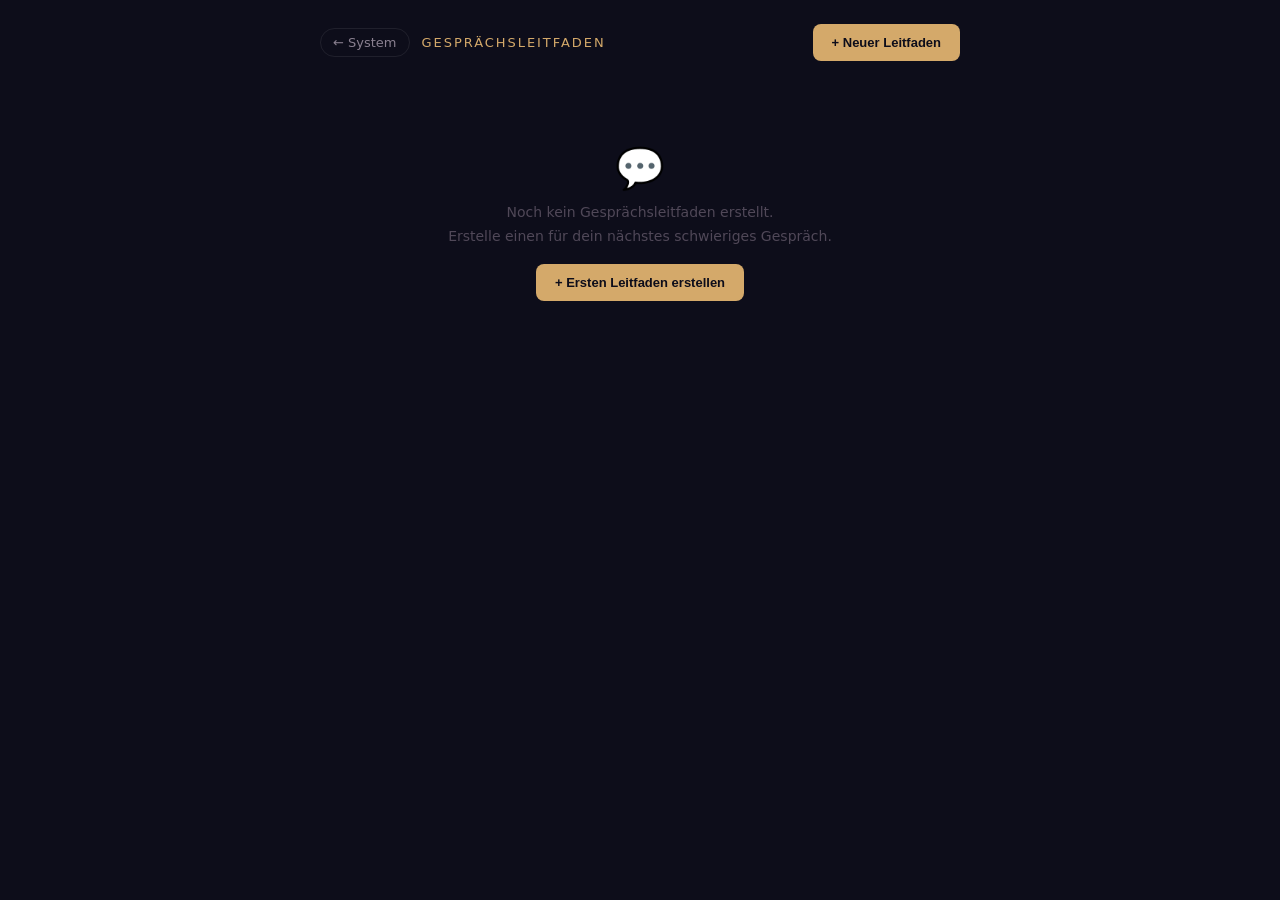
<file: multitooligan/guide/index.html>
<!DOCTYPE html>
<html lang="de">
<head>
<meta charset="UTF-8">
<meta name="viewport" content="width=device-width, initial-scale=1.0">
<title>Gesprächsleitfaden – MULTITOOLIGAN</title>
<style>
*,*::before,*::after{box-sizing:border-box;margin:0;padding:0}
:root{
  --bg:#0d0d1a;--surface:#12122a;--surface2:#1a1a35;--border:rgba(255,255,255,.08);
  --text:#e8e0d0;--text2:#8a8090;--text3:#504858;
  --gold:#d4a96a;--red:#c84a4a;--green:#4ac87a;--blue:#4a7b8c;--purple:#a06cc8;--orange:#c8956c;
  --r:10px;--tr:.18s ease;
}
html,body{min-height:100%;background:var(--bg);color:var(--text);font-family:system-ui,sans-serif;font-size:15px}
body{display:flex;flex-direction:column;align-items:center;padding:0 0 80px}

/* Header */
.hdr{width:100%;max-width:680px;padding:24px 20px 0;display:flex;align-items:center;gap:12px}
.hdr-back{background:none;border:1px solid var(--border);color:var(--text2);padding:6px 12px;border-radius:20px;cursor:pointer;font-size:13px;text-decoration:none;display:flex;align-items:center;gap:6px}
.hdr-back:hover{border-color:rgba(212,169,106,.3);color:var(--gold)}
.hdr-title{font-size:13px;letter-spacing:.15em;text-transform:uppercase;color:var(--gold)}
.hdr-actions{margin-left:auto;display:flex;gap:8px}

/* Layout */
.container{width:100%;max-width:680px;padding:24px 20px 0}

/* Guide List */
.guide-list{display:flex;flex-direction:column;gap:10px;margin-bottom:20px}
.guide-item{
  display:flex;align-items:center;gap:12px;
  background:var(--surface);border:1px solid var(--border);border-radius:var(--r);
  padding:14px 16px;cursor:pointer;transition:background var(--tr),border-color var(--tr)
}
.guide-item:hover{background:var(--surface2);border-color:rgba(212,169,106,.2)}
.guide-item-info{flex:1;min-width:0}
.guide-item-topic{font-size:14px;font-weight:600;white-space:nowrap;overflow:hidden;text-overflow:ellipsis}
.guide-item-meta{font-size:11px;color:var(--text3);margin-top:2px}
.guide-item-del{background:none;border:none;color:var(--text3);cursor:pointer;padding:4px 6px;border-radius:6px;font-size:14px;flex-shrink:0}
.guide-item-del:hover{color:var(--red)}

/* Empty state */
.empty{text-align:center;padding:40px 20px;color:var(--text3);font-size:14px}
.empty-icon{font-size:40px;margin-bottom:12px}

/* Editor */
#editor-view{display:none}
.editor-topic-row{display:flex;align-items:center;gap:12px;margin-bottom:24px}
.editor-topic{
  flex:1;padding:12px 16px;background:var(--surface2);border:1px solid var(--border);
  border-radius:var(--r);color:var(--text);font-size:16px;font-weight:600;font-family:inherit;outline:none
}
.editor-topic:focus{border-color:rgba(212,169,106,.3)}
.editor-topic::placeholder{color:var(--text3)}

/* Sections */
.section{background:var(--surface);border:1px solid var(--border);border-radius:var(--r);margin-bottom:14px;overflow:hidden}
.section-hdr{
  display:flex;align-items:center;gap:10px;padding:13px 16px;cursor:pointer;
  transition:background var(--tr);user-select:none
}
.section-hdr:hover{background:var(--surface2)}
.section-icon{font-size:16px;width:24px;text-align:center;flex-shrink:0}
.section-name{font-size:13px;font-weight:600;flex:1;letter-spacing:.03em}
.section-count{font-size:11px;color:var(--text3)}
.section-arrow{font-size:12px;color:var(--text3);transition:transform .18s}
.section-hdr.open .section-arrow{transform:rotate(90deg)}
.section-body{display:none;padding:4px 0 12px}
.section-hdr.open + .section-body{display:block}
.item-list{padding:0 16px;display:flex;flex-direction:column;gap:6px;margin-bottom:8px}
.item-row{display:flex;align-items:flex-start;gap:8px}
.item-text{
  flex:1;padding:8px 10px;background:var(--bg);border:1px solid var(--border);
  border-radius:7px;color:var(--text);font-size:13px;font-family:inherit;
  resize:none;min-height:36px;max-height:120px;overflow-y:auto;outline:none;line-height:1.4
}
.item-text:focus{border-color:rgba(212,169,106,.2)}
.item-del{background:none;border:none;color:var(--text3);cursor:pointer;padding:4px;font-size:14px;margin-top:6px;flex-shrink:0}
.item-del:hover{color:var(--red)}
.add-item-btn{
  margin:0 16px;padding:7px 12px;background:none;border:1px dashed var(--border);
  border-radius:7px;color:var(--text3);cursor:pointer;font-size:12px;width:calc(100% - 32px);
  text-align:left;transition:border-color var(--tr),color var(--tr)
}
.add-item-btn:hover{border-color:rgba(212,169,106,.3);color:var(--gold)}
.section-note{padding:6px 16px;font-size:11px;color:var(--text3);font-style:italic;line-height:1.5}

/* Pocket Mode */
#pocket-view{display:none;position:fixed;inset:0;background:var(--bg);overflow-y:auto;z-index:100;padding:20px}
.pocket-close{
  position:fixed;top:16px;right:16px;background:var(--surface2);border:1px solid var(--border);
  color:var(--text2);padding:6px 14px;border-radius:20px;cursor:pointer;font-size:13px;z-index:101
}
.pocket-topic{font-size:20px;font-weight:600;color:var(--gold);margin-bottom:20px;line-height:1.3}
.pocket-section{margin-bottom:18px}
.pocket-section-name{font-size:10px;letter-spacing:.15em;text-transform:uppercase;color:var(--text3);margin-bottom:8px}
.pocket-items{display:flex;flex-direction:column;gap:6px}
.pocket-item{
  padding:10px 14px;background:var(--surface);border:1px solid var(--border);
  border-radius:8px;font-size:14px;color:var(--text);line-height:1.45;
  display:flex;align-items:flex-start;gap:10px
}
.pocket-item-icon{flex-shrink:0;margin-top:1px}
.pocket-item.empty-item{color:var(--text3);font-style:italic}
.pocket-empty-section{display:none}

/* Timer */
#timer-bar{
  position:fixed;bottom:0;left:0;right:0;background:var(--surface);
  border-top:1px solid var(--border);padding:10px 20px;
  display:flex;align-items:center;gap:12px;z-index:50
}
#timer-display{font-size:20px;color:var(--gold);font-variant-numeric:tabular-nums;min-width:70px}
.timer-btn{padding:7px 14px;background:var(--surface2);border:1px solid var(--border);color:var(--text2);border-radius:7px;cursor:pointer;font-size:12px}
.timer-btn:hover{border-color:rgba(212,169,106,.3);color:var(--gold)}
.timer-presets{display:flex;gap:6px}
.timer-preset{padding:5px 10px;background:none;border:1px solid var(--border);color:var(--text3);border-radius:15px;cursor:pointer;font-size:11px}
.timer-preset:hover{border-color:rgba(212,169,106,.3);color:var(--gold)}
.timer-label{font-size:11px;color:var(--text3)}

/* Buttons */
.btn{padding:10px 18px;border-radius:8px;font-size:13px;cursor:pointer;border:1px solid var(--border);color:var(--text2);background:var(--surface2);transition:.15s}
.btn:hover{border-color:rgba(212,169,106,.3);color:var(--gold)}
.btn.primary{background:var(--gold);color:#0d0d1a;border-color:transparent;font-weight:600}
.btn.primary:hover{opacity:.85;color:#0d0d1a}

/* Toast */
#toast{position:fixed;bottom:24px;right:24px;padding:10px 16px;background:var(--surface2);border:1px solid var(--border);border-radius:8px;font-size:13px;color:var(--text);z-index:300;opacity:0;transition:opacity .25s;pointer-events:none}
#toast.show{opacity:1}

@media print{
  .hdr,.hdr-actions,#editor-actions,#timer-bar,.add-item-btn,.item-del,.section-hdr .section-arrow,.guide-item-del{display:none!important}
  body{background:#fff;color:#000}
  .section{border:1px solid #ddd;break-inside:avoid}
  .section-hdr{cursor:default}
  .section-body{display:block!important}
  .item-text{border:none;background:none;padding:4px 0}
}
</style>
</head>
<body>

<div class="hdr">
  <a class="hdr-back" href="../index.html">← System</a>
  <span class="hdr-title">Gesprächsleitfaden</span>
  <div class="hdr-actions" id="hdr-actions-list">
    <button class="btn primary" onclick="newGuide()">+ Neuer Leitfaden</button>
  </div>
</div>

<!-- ── Liste ────────────────────────────────────────────────────────────────── -->
<div class="container" id="list-view">
  <div class="guide-list" id="guide-list"></div>
  <div class="empty" id="empty-state" style="display:none">
    <div class="empty-icon">💬</div>
    <p>Noch kein Gesprächsleitfaden erstellt.</p>
    <p style="margin-top:8px">Erstelle einen für dein nächstes schwieriges Gespräch.</p>
    <button class="btn primary" style="margin-top:20px" onclick="newGuide()">+ Ersten Leitfaden erstellen</button>
  </div>
</div>

<!-- ── Editor ───────────────────────────────────────────────────────────────── -->
<div class="container" id="editor-view">
  <div class="editor-topic-row">
    <input type="text" class="editor-topic" id="f-topic" placeholder="Gesprächsthema...">
    <div style="display:flex;gap:8px">
      <button class="btn" onclick="openPocket()">☰ Pocket</button>
      <button class="btn" onclick="window.print()">Drucken</button>
      <button class="btn primary" onclick="saveGuide()">Speichern</button>
    </div>
  </div>

  <div id="sections-container"></div>

  <div id="editor-actions" style="display:flex;gap:10px;margin-top:8px">
    <button class="btn" onclick="backToList()">← Zurück zur Liste</button>
    <button class="btn" style="color:var(--red);border-color:rgba(200,74,74,.25);background:rgba(200,74,74,.08)" onclick="deleteCurrentGuide()">Löschen</button>
  </div>
</div>

<!-- ── Pocket Mode ──────────────────────────────────────────────────────────── -->
<div id="pocket-view">
  <button class="pocket-close" onclick="closePocket()">✕ Schließen</button>
  <div id="pocket-content"></div>
</div>

<!-- ── Timer Bar ─────────────────────────────────────────────────────────────── -->
<div id="timer-bar" style="display:none">
  <div class="timer-label">Zeit:</div>
  <div id="timer-display">00:00</div>
  <button class="timer-btn" id="timer-toggle" onclick="toggleTimer()">▶ Start</button>
  <button class="timer-btn" onclick="resetTimer()">↺</button>
  <div class="timer-presets">
    <button class="timer-preset" onclick="setTimer(10)">10 min</button>
    <button class="timer-preset" onclick="setTimer(20)">20 min</button>
    <button class="timer-preset" onclick="setTimer(30)">30 min</button>
  </div>
  <div style="margin-left:auto;font-size:11px;color:var(--text3)">Pocket-Modus aktiv</div>
</div>

<div id="toast"></div>

<script>
// ── State ─────────────────────────────────────────────────────────────────────
const STORE = 'multitooligan_guides';
let guides = loadGuides();
let currentId = null;

const SECTION_DEFS = [
  { id:'needs', icon:'💙', name:'Meine Bedürfnisse', note:'Was brauche ich aus diesem Gespräch?', placeholder:'z. B. Ich brauche Klarheit über...' },
  { id:'limits', icon:'🚧', name:'Meine Grenzen', note:'Was ist für mich nicht verhandelbar? Was werde ich nicht akzeptieren?', placeholder:'z. B. Ich werde das Gespräch unterbrechen, wenn...' },
  { id:'questions', icon:'❓', name:'Offene Fragen', note:'Was möchte ich wirklich wissen? (Echte Fragen, keine rhetorischen)', placeholder:'z. B. Was hat sich für dich verändert seit...' },
  { id:'remember', icon:'📌', name:'Nicht vergessen', note:'Fakten, Daten, Vereinbarungen, die ich ansprechen will', placeholder:'z. B. Am [Datum] hatten wir vereinbart, dass...' },
  { id:'triggers', icon:'⚠', name:'Mögliche Trigger', note:'Was könnte die Situation schwieriger machen?', placeholder:'z. B. Wenn das Thema X kommt, merke ich dass ich...' },
  { id:'deescalation', icon:'🕊', name:'Deeskalation', note:'Was hilft mir, ruhig zu bleiben? Was tue ich wenn es eskaliert?', placeholder:'z. B. Kurze Pause ankündigen: "Ich brauche 5 Minuten"' },
  { id:'phrases', icon:'🗣', name:'Hilfreiche Formulierungen', note:'Ich-Botschaften und sachliche Sätze, die ich verwenden kann', placeholder:'z. B. "Ich bemerke, dass ich mich... fühle, wenn..."' },
];

// ── Persistence ───────────────────────────────────────────────────────────────
function loadGuides() {
  try { return JSON.parse(localStorage.getItem(STORE)||'[]'); } catch { return []; }
}
function saveAll() {
  try { localStorage.setItem(STORE, JSON.stringify(guides)); } catch {}
}
function genId() { return 'g-'+Date.now()+'-'+Math.random().toString(36).slice(2,5); }

// ── List View ─────────────────────────────────────────────────────────────────
function renderList() {
  document.getElementById('editor-view').style.display='none';
  document.getElementById('list-view').style.display='block';
  document.getElementById('hdr-actions-list').style.display='flex';
  document.getElementById('timer-bar').style.display='none';

  const list = document.getElementById('guide-list');
  const empty = document.getElementById('empty-state');

  if (!guides.length) {
    list.innerHTML=''; empty.style.display='block'; return;
  }
  empty.style.display='none';
  list.innerHTML = guides.slice().reverse().map(g=>`
    <div class="guide-item" onclick="openGuide('${g.id}')">
      <div class="guide-item-info">
        <div class="guide-item-topic">${esc(g.topic||'Ohne Thema')}</div>
        <div class="guide-item-meta">${g.updatedAt?new Date(g.updatedAt).toLocaleDateString('de-DE',{day:'2-digit',month:'2-digit',year:'numeric'}):'–'} · ${countItems(g)} Punkte</div>
      </div>
      <button class="guide-item-del" onclick="event.stopPropagation();delGuide('${g.id}')" title="Löschen">✕</button>
    </div>
  `).join('');
}

function countItems(g) {
  return SECTION_DEFS.reduce((s,d)=>(g[d.id]||[]).filter(Boolean).length+s, 0);
}

// ── Editor ────────────────────────────────────────────────────────────────────
function newGuide() {
  currentId = genId();
  const guide = { id:currentId, topic:'', updatedAt:Date.now() };
  SECTION_DEFS.forEach(d=>{ guide[d.id]=['']; });
  guides.push(guide);
  saveAll();
  openGuide(currentId);
}

function openGuide(id) {
  currentId = id;
  const guide = guides.find(g=>g.id===id);
  if (!guide) return;

  document.getElementById('list-view').style.display='none';
  document.getElementById('editor-view').style.display='block';
  document.getElementById('hdr-actions-list').style.display='none';
  document.getElementById('f-topic').value = guide.topic||'';

  renderSections(guide);
}

function renderSections(guide) {
  const container = document.getElementById('sections-container');
  container.innerHTML = '';
  SECTION_DEFS.forEach(def => {
    const items = guide[def.id] || [''];
    const sec = document.createElement('div');
    sec.className='section';
    sec.dataset.secId=def.id;
    sec.innerHTML=`
      <div class="section-hdr open" onclick="toggleSec(this)">
        <span class="section-icon">${def.icon}</span>
        <span class="section-name">${def.name}</span>
        <span class="section-count">${items.filter(Boolean).length} Punkt${items.filter(Boolean).length!==1?'e':''}</span>
        <span class="section-arrow">›</span>
      </div>
      <div class="section-body">
        <p class="section-note">${def.note}</p>
        <div class="item-list" data-sec="${def.id}">
          ${items.map((_,i)=>itemRow(def,i,items[i]||'')).join('')}
        </div>
        <button class="add-item-btn" onclick="addItem('${def.id}')">+ Punkt hinzufügen</button>
      </div>
    `;
    container.appendChild(sec);
  });
}

function itemRow(def, i, val) {
  return `<div class="item-row" data-idx="${i}">
    <textarea class="item-text" rows="1"
      placeholder="${def.placeholder||'...'}"
      oninput="autoResize(this);syncItem('${def.id}',${i},this.value)"
    >${esc(val)}</textarea>
    <button class="item-del" onclick="removeItem('${def.id}',${i})">✕</button>
  </div>`;
}

function autoResize(el) {
  el.style.height='auto';
  el.style.height=Math.min(el.scrollHeight, 120)+'px';
}

function toggleSec(hdr) {
  hdr.classList.toggle('open');
}

function syncItem(secId, idx, val) {
  const guide = guides.find(g=>g.id===currentId);
  if (!guide) return;
  if (!guide[secId]) guide[secId]=[];
  guide[secId][idx]=val;
  updateSectionCount(secId, guide);
  autoSave();
}

function updateSectionCount(secId, guide) {
  const count = (guide[secId]||[]).filter(Boolean).length;
  const sec = document.querySelector(`.section[data-sec-id="${secId}"]`);
  if (sec) sec.querySelector('.section-count').textContent=`${count} Punkt${count!==1?'e':''}`;
}

function addItem(secId) {
  const guide = guides.find(g=>g.id===currentId);
  if (!guide) return;
  if (!guide[secId]) guide[secId]=[];
  guide[secId].push('');
  const def = SECTION_DEFS.find(d=>d.id===secId);
  const idx = guide[secId].length-1;
  const list = document.querySelector(`.item-list[data-sec="${secId}"]`);
  const row = document.createElement('div');
  row.className='item-row';
  row.dataset.idx=idx;
  row.innerHTML=`<textarea class="item-text" rows="1" placeholder="${def?.placeholder||'...'}"
    oninput="autoResize(this);syncItem('${secId}',${idx},this.value)"></textarea>
    <button class="item-del" onclick="removeItem('${secId}',${idx})">✕</button>`;
  list.appendChild(row);
  row.querySelector('textarea').focus();
  autoSave();
}

function removeItem(secId, idx) {
  const guide = guides.find(g=>g.id===currentId);
  if (!guide||!guide[secId]) return;
  guide[secId].splice(idx,1);
  if (!guide[secId].length) guide[secId]=[''];
  const def = SECTION_DEFS.find(d=>d.id===secId);
  const list = document.querySelector(`.item-list[data-sec="${secId}"]`);
  list.innerHTML = guide[secId].map((_,i)=>itemRow(def,i,guide[secId][i]||'')).join('');
  updateSectionCount(secId,guide);
  autoSave();
}

let saveTimer;
function autoSave() {
  clearTimeout(saveTimer);
  saveTimer = setTimeout(()=>{
    const guide = guides.find(g=>g.id===currentId);
    if (guide) guide.updatedAt=Date.now();
    saveAll();
  }, 600);
}

function saveGuide() {
  const guide = guides.find(g=>g.id===currentId);
  if (!guide) return;
  guide.topic = document.getElementById('f-topic').value.trim();
  guide.updatedAt = Date.now();
  saveAll();
  toast('Gespeichert');
}

function deleteCurrentGuide() {
  if (!confirm('Leitfaden löschen?')) return;
  delGuide(currentId);
  backToList();
}

function delGuide(id) {
  if (!confirm('Leitfaden löschen?')) return;
  guides = guides.filter(g=>g.id!==id);
  saveAll();
  renderList();
}

function backToList() {
  currentId=null;
  renderList();
}

// ── Pocket Mode ───────────────────────────────────────────────────────────────
function openPocket() {
  saveGuide();
  const guide = guides.find(g=>g.id===currentId);
  if (!guide) return;

  const pocket = document.getElementById('pocket-content');
  pocket.innerHTML=`<div class="pocket-topic">${esc(guide.topic||'Gesprächsleitfaden')}</div>`;

  SECTION_DEFS.forEach(def=>{
    const items = (guide[def.id]||[]).filter(s=>s.trim());
    if (!items.length) return;
    const sec=document.createElement('div');
    sec.className='pocket-section';
    sec.innerHTML=`<div class="pocket-section-name">${def.icon} ${def.name}</div>
      <div class="pocket-items">${items.map(t=>`<div class="pocket-item"><span class="pocket-item-icon">${def.icon}</span><span>${esc(t)}</span></div>`).join('')}</div>`;
    pocket.appendChild(sec);
  });

  document.getElementById('pocket-view').style.display='block';
  document.getElementById('timer-bar').style.display='flex';
}

function closePocket() {
  document.getElementById('pocket-view').style.display='none';
  document.getElementById('timer-bar').style.display='none';
  resetTimer();
}

// ── Timer ─────────────────────────────────────────────────────────────────────
let timerInterval, timerSeconds=0, timerRunning=false, timerTarget=0;

function toggleTimer() {
  if (timerRunning) {
    clearInterval(timerInterval); timerRunning=false;
    document.getElementById('timer-toggle').textContent='▶ Start';
  } else {
    timerRunning=true;
    document.getElementById('timer-toggle').textContent='⏸ Pause';
    timerInterval=setInterval(tickTimer,1000);
  }
}

function tickTimer() {
  timerSeconds++;
  const m=Math.floor(timerSeconds/60), s=timerSeconds%60;
  const display=document.getElementById('timer-display');
  display.textContent=`${String(m).padStart(2,'0')}:${String(s).padStart(2,'0')}`;
  if (timerTarget && timerSeconds>=timerTarget) {
    display.style.color='var(--red)';
  }
}

function resetTimer() {
  clearInterval(timerInterval); timerRunning=false; timerSeconds=0; timerTarget=0;
  document.getElementById('timer-display').textContent='00:00';
  document.getElementById('timer-display').style.color='var(--gold)';
  document.getElementById('timer-toggle').textContent='▶ Start';
}

function setTimer(min) { timerTarget=min*60; }

// ── Util ──────────────────────────────────────────────────────────────────────
function esc(s){return String(s||'').replace(/&/g,'&amp;').replace(/</g,'&lt;').replace(/>/g,'&gt;')}

let toastTimer;
function toast(msg) {
  const el=document.getElementById('toast');
  el.textContent=msg; el.classList.add('show');
  clearTimeout(toastTimer); toastTimer=setTimeout(()=>el.classList.remove('show'),2200);
}

// ── Init ──────────────────────────────────────────────────────────────────────
renderList();
</script>
</body>
</html>
</file>
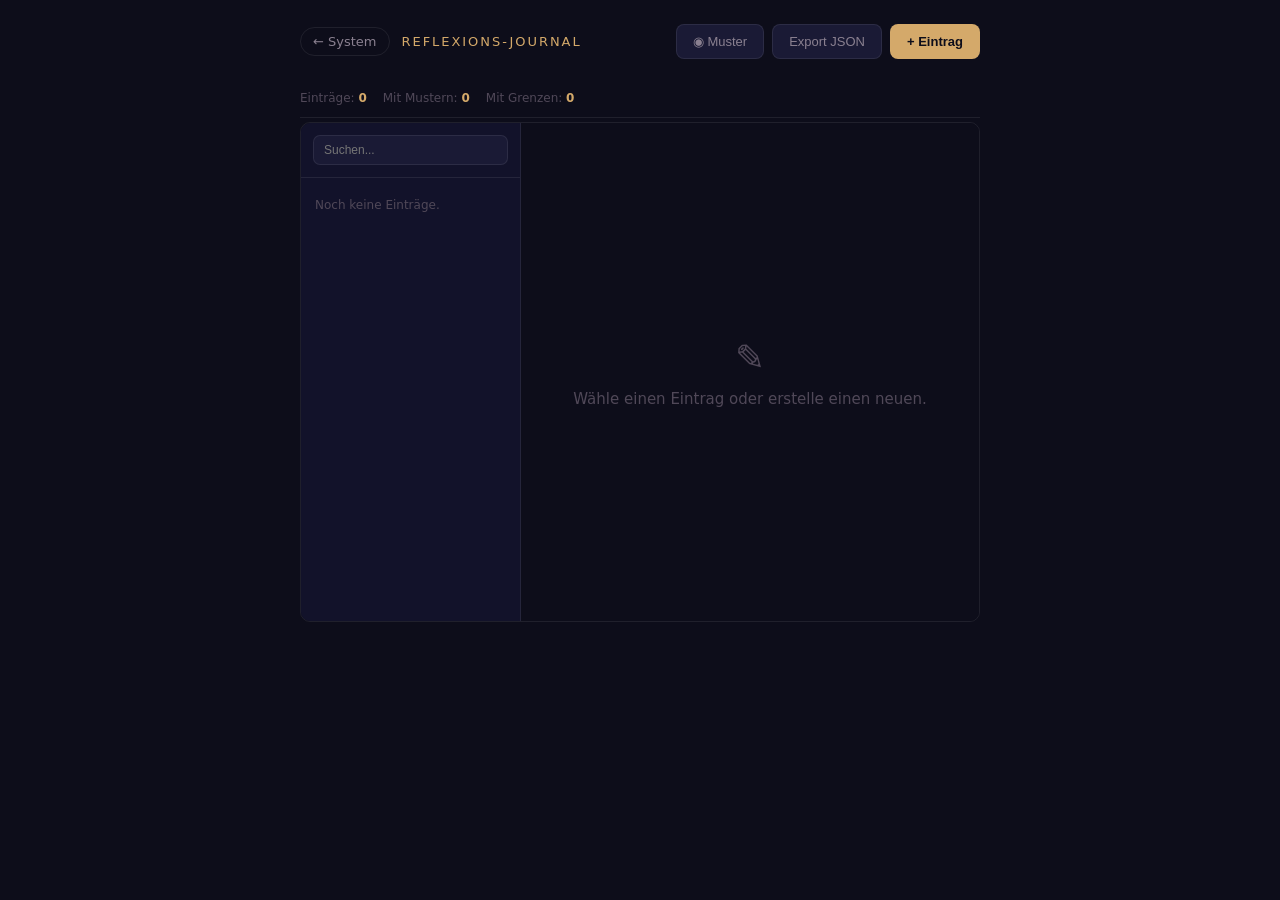
<file: multitooligan/journal/index.html>
<!DOCTYPE html>
<html lang="de">
<head>
<meta charset="UTF-8">
<meta name="viewport" content="width=device-width, initial-scale=1.0">
<title>Reflexions-Journal – MULTITOOLIGAN</title>
<style>
*,*::before,*::after{box-sizing:border-box;margin:0;padding:0}
:root{
  --bg:#0d0d1a;--surface:#12122a;--surface2:#1a1a35;--border:rgba(255,255,255,.08);
  --text:#e8e0d0;--text2:#8a8090;--text3:#504858;
  --gold:#d4a96a;--red:#c84a4a;--green:#4ac87a;--orange:#c8956c;--purple:#a06cc8;
  --r:10px;--tr:.18s ease;
}
html,body{min-height:100%;background:var(--bg);color:var(--text);font-family:system-ui,sans-serif;font-size:15px}
body{display:flex;flex-direction:column;align-items:center;padding:0 0 60px}

.hdr{width:100%;max-width:720px;padding:24px 20px 0;display:flex;align-items:center;gap:12px}
.hdr-back{background:none;border:1px solid var(--border);color:var(--text2);padding:6px 12px;border-radius:20px;cursor:pointer;font-size:13px;text-decoration:none}
.hdr-back:hover{border-color:rgba(212,169,106,.3);color:var(--gold)}
.hdr-title{font-size:13px;letter-spacing:.15em;text-transform:uppercase;color:var(--gold)}
.hdr-right{margin-left:auto;display:flex;gap:8px}

.container{width:100%;max-width:720px;padding:20px 20px 0}

/* Entry list */
.entry-grid{display:grid;grid-template-columns:220px 1fr;gap:0;border-radius:var(--r);overflow:hidden;border:1px solid var(--border);min-height:500px}

/* Sidebar */
.entry-sidebar{background:var(--surface);border-right:1px solid var(--border);display:flex;flex-direction:column}
.sidebar-top{padding:12px;border-bottom:1px solid var(--border)}
.entry-items{overflow-y:auto;flex:1}
.entry-thumb{
  padding:12px 14px;cursor:pointer;border-bottom:1px solid rgba(255,255,255,.04);
  transition:background var(--tr);border-left:3px solid transparent
}
.entry-thumb:hover{background:var(--surface2)}
.entry-thumb.active{background:rgba(212,169,106,.06);border-left-color:var(--gold)}
.entry-thumb-date{font-size:11px;color:var(--text3);margin-bottom:3px}
.entry-thumb-preview{font-size:12px;color:var(--text2);white-space:nowrap;overflow:hidden;text-overflow:ellipsis}
.entry-thumb-tags{display:flex;flex-wrap:wrap;gap:4px;margin-top:4px}
.entry-thumb-tag{font-size:9px;padding:1px 6px;border-radius:8px;background:rgba(255,255,255,.04);border:1px solid var(--border);color:var(--text3)}

/* Detail / Editor */
.entry-detail{background:var(--bg);padding:20px;overflow-y:auto;display:flex;flex-direction:column;gap:16px}
.detail-empty{display:flex;flex-direction:column;align-items:center;justify-content:center;height:100%;color:var(--text3);gap:12px}
.detail-empty-icon{font-size:36px}

/* Form fields */
.f-row{display:flex;gap:12px;align-items:center}
.f-date{padding:8px 12px;background:var(--surface);border:1px solid var(--border);border-radius:8px;color:var(--text);font-size:13px;outline:none}
.f-date:focus{border-color:rgba(212,169,106,.3)}
.f-private{display:flex;align-items:center;gap:6px;font-size:12px;color:var(--text3);cursor:pointer;user-select:none}
.f-private input{accent-color:var(--purple)}

.question-block{display:flex;flex-direction:column;gap:6px}
.q-label{font-size:12px;color:var(--text2);font-weight:600;display:flex;align-items:center;gap:8px}
.q-label .q-icon{font-size:14px}
.q-hint{font-size:11px;color:var(--text3);font-style:italic}
.q-text{
  width:100%;padding:10px 12px;background:var(--surface);border:1px solid var(--border);
  border-radius:8px;color:var(--text);font-size:13px;font-family:inherit;
  resize:none;min-height:70px;max-height:180px;outline:none;line-height:1.55
}
.q-text:focus{border-color:rgba(212,169,106,.2)}
.q-text::placeholder{color:var(--text3)}

/* Pattern tags */
.pattern-note{font-size:12px;padding:10px 14px;background:rgba(212,169,106,.06);border:1px solid rgba(212,169,106,.15);border-radius:8px;color:var(--gold);line-height:1.5}

/* Actions */
.detail-actions{display:flex;gap:8px;padding-top:4px}
.btn{padding:9px 16px;border-radius:8px;font-size:13px;cursor:pointer;border:1px solid var(--border);color:var(--text2);background:var(--surface2);transition:.15s}
.btn:hover{border-color:rgba(212,169,106,.3);color:var(--gold)}
.btn.primary{background:var(--gold);color:#0d0d1a;border-color:transparent;font-weight:600}
.btn.primary:hover{opacity:.85;color:#0d0d1a}
.btn.danger{color:var(--red);border-color:rgba(200,74,74,.2);background:rgba(200,74,74,.06)}

/* Stats bar */
.stats-bar{display:flex;gap:16px;padding:12px 0;border-bottom:1px solid var(--border);margin-bottom:4px;font-size:12px;color:var(--text3)}
.stat-item b{color:var(--gold)}

/* Patterns panel */
#patterns-panel{display:none;padding:16px;background:var(--surface);border-radius:var(--r);border:1px solid var(--border);margin-top:16px}
.patterns-title{font-size:12px;letter-spacing:.12em;text-transform:uppercase;color:var(--text3);margin-bottom:10px}
.pattern-word{display:inline-block;padding:3px 10px;margin:3px;border-radius:12px;font-size:12px;background:var(--surface2);border:1px solid var(--border);color:var(--text2)}
.pattern-word[data-count="3"]{border-color:rgba(212,169,106,.3);color:var(--gold)}
.pattern-word[data-count="4"],[data-count="5"],[data-count="6"]{border-color:rgba(212,169,106,.5);color:var(--gold)}

/* Toast */
#toast{position:fixed;bottom:24px;right:24px;padding:10px 16px;background:var(--surface2);border:1px solid var(--border);border-radius:8px;font-size:13px;color:var(--text);z-index:200;opacity:0;transition:opacity .25s;pointer-events:none}
#toast.show{opacity:1}

@media(max-width:600px){
  .entry-grid{grid-template-columns:1fr;grid-template-rows:auto 1fr}
  .entry-sidebar{border-right:none;border-bottom:1px solid var(--border);max-height:220px}
}
</style>
</head>
<body>

<div class="hdr">
  <a class="hdr-back" href="../index.html">← System</a>
  <span class="hdr-title">Reflexions-Journal</span>
  <div class="hdr-right">
    <button class="btn" onclick="togglePatterns()">◉ Muster</button>
    <button class="btn" onclick="exportAll()">Export JSON</button>
    <button class="btn primary" onclick="newEntry()">+ Eintrag</button>
  </div>
</div>

<div class="container">
  <div class="stats-bar" id="stats-bar"></div>

  <div class="entry-grid">
    <div class="entry-sidebar">
      <div class="sidebar-top">
        <input type="text" style="width:100%;padding:7px 10px;background:var(--surface2);border:1px solid var(--border);border-radius:7px;color:var(--text);font-size:12px;outline:none" placeholder="Suchen..." oninput="filterList(this.value)" id="search">
      </div>
      <div class="entry-items" id="entry-list"></div>
    </div>
    <div class="entry-detail" id="detail">
      <div class="detail-empty">
        <div class="detail-empty-icon">✎</div>
        <p>Wähle einen Eintrag oder erstelle einen neuen.</p>
      </div>
    </div>
  </div>

  <div id="patterns-panel">
    <div class="patterns-title">Wiederkehrende Wörter (über alle Einträge)</div>
    <div id="pattern-words"></div>
    <p style="font-size:11px;color:var(--text3);margin-top:10px">Stopp-Wörter und kurze Wörter werden herausgefiltert. Dies ist eine Musterhilfe, keine Analyse.</p>
  </div>
</div>

<div id="toast"></div>

<script>
const STORE='multitooligan_journal';
let entries=load();
let currentId=null;

const QUESTIONS=[
  {id:'q_relativized',icon:'🔶',label:'Habe ich etwas heruntergespielt oder relativiert?',hint:'Was genau? Was hätte ich vollständiger sehen können?',placeholder:'z. B. Ich habe gesagt „Das ist nicht so schlimm", aber eigentlich war es...'},
  {id:'q_missing',icon:'📎',label:'Welche Kontexte habe ich weggelassen?',hint:'Was war der eigentliche Hintergrund, den ich nicht erwähnt oder bedacht habe?',placeholder:'z. B. Ich habe nicht berücksichtigt, dass...'},
  {id:'q_patterns',icon:'🔁',label:'Welche Muster erkenne ich?',hint:'Was wiederholt sich – in Situationen, Reaktionen, Gedanken, Gefühlen?',placeholder:'z. B. Ich bemerke, dass ich immer dann...'},
  {id:'q_limits',icon:'🚧',label:'Welche Grenzen wurden übergangen oder nicht gesetzt?',hint:'Eigene Grenzen – nicht die der anderen Person.',placeholder:'z. B. Ich hätte früher sagen sollen, dass...'},
  {id:'q_needs',icon:'💛',label:'Welche Bedürfnisse habe ich zurückgestellt?',hint:'Nicht als Vorwurf – nur als Beobachtung benennen.',placeholder:'z. B. Ich hätte gebraucht, dass...'},
  {id:'q_facts',icon:'📋',label:'Sachliche Beobachtungen',hint:'Nur was tatsächlich passiert ist – keine Interpretation.',placeholder:'z. B. Am [Datum] passierte Folgendes: ...'},
  {id:'q_free',icon:'✎',label:'Sonstige Gedanken / Freies Schreiben',hint:'Alles was noch rausmuss.',placeholder:'...'},
];

const STOPWORDS=new Set('ich du er sie es wir ihr sie ich ein eine einen einem einer eines der die das und oder aber wenn dann auch mit von zu an auf für in aus ist war hat hatte wird wurde kann könnte sollte müsste muss will wollte soll haben sein werden noch mal mehr sehr viel nur so wie was wer wen wem dessen deren welche welcher welches als ob um durch über unter zwischen vor nach seit bei bis zum zur des den diesem dieser dieses'.split(' '));

function load(){try{return JSON.parse(localStorage.getItem(STORE)||'[]')}catch{return[]}}
function saveAll(){try{localStorage.setItem(STORE,JSON.stringify(entries))}catch{}}
function genId(){return 'j-'+Date.now()+'-'+Math.random().toString(36).slice(2,5)}

// ── List ──────────────────────────────────────────────────────────────────────
function renderList(filter=''){
  const list=document.getElementById('entry-list');
  const filtered=entries
    .slice()
    .sort((a,b)=>(b.date||'').localeCompare(a.date||''))
    .filter(e=>!filter||JSON.stringify(e).toLowerCase().includes(filter.toLowerCase()));

  if(!filtered.length){
    list.innerHTML=`<div style="padding:20px 14px;font-size:12px;color:var(--text3)">${filter?'Keine Treffer.':'Noch keine Einträge.'}</div>`;
    return;
  }
  list.innerHTML=filtered.map(e=>{
    const preview=previewText(e);
    const tags=entryTags(e);
    return`<div class="entry-thumb${e.id===currentId?' active':''}" onclick="openEntry('${e.id}')">
      <div class="entry-thumb-date">${fmtDate(e.date)}</div>
      <div class="entry-thumb-preview">${esc(preview)}</div>
      ${tags.length?`<div class="entry-thumb-tags">${tags.map(t=>`<span class="entry-thumb-tag">${esc(t)}</span>`).join('')}</div>`:''}
    </div>`;
  }).join('');

  updateStats();
}

function filterList(q){renderList(q)}

function previewText(e){
  for(const q of QUESTIONS){
    const v=(e[q.id]||'').trim();
    if(v) return v.slice(0,60)+(v.length>60?'…':'');
  }
  return 'Leerer Eintrag';
}

function entryTags(e){
  const tags=[];
  if(e.private) tags.push('🔒 Privat');
  if((e.q_patterns||'').trim()) tags.push('Muster');
  if((e.q_limits||'').trim()) tags.push('Grenze');
  if((e.q_needs||'').trim()) tags.push('Bedürfnis');
  return tags;
}

function updateStats(){
  const el=document.getElementById('stats-bar');
  const withPatterns=entries.filter(e=>(e.q_patterns||'').trim()).length;
  const withLimits=entries.filter(e=>(e.q_limits||'').trim()).length;
  el.innerHTML=`
    <span class="stat-item">Einträge: <b>${entries.length}</b></span>
    <span class="stat-item">Mit Mustern: <b>${withPatterns}</b></span>
    <span class="stat-item">Mit Grenzen: <b>${withLimits}</b></span>
  `;
}

// ── Editor ────────────────────────────────────────────────────────────────────
function newEntry(){
  const e={id:genId(),date:today(),private:false};
  QUESTIONS.forEach(q=>{e[q.id]='';});
  entries.unshift(e);
  saveAll();
  openEntry(e.id);
}

function openEntry(id){
  currentId=id;
  const e=entries.find(x=>x.id===id);
  if(!e) return;
  renderDetail(e);
  renderList(document.getElementById('search').value);
}

function renderDetail(e){
  const detail=document.getElementById('detail');
  detail.innerHTML=`
    <div class="f-row">
      <input type="date" class="f-date" id="f-date" value="${e.date||''}" onchange="sync('date',this.value)">
      <label class="f-private">
        <input type="checkbox" ${e.private?'checked':''} onchange="sync('private',this.checked)"> Privat
      </label>
      <div style="margin-left:auto;font-size:11px;color:var(--text3)">ID: ${e.id}</div>
    </div>

    ${QUESTIONS.map(q=>`
      <div class="question-block">
        <label class="q-label"><span class="q-icon">${q.icon}</span>${q.label}</label>
        <p class="q-hint">${q.hint}</p>
        <textarea class="q-text" id="${q.id}"
          placeholder="${q.placeholder}"
          oninput="autoResize(this);sync('${q.id}',this.value)"
        >${esc(e[q.id]||'')}</textarea>
      </div>
    `).join('')}

    <div class="detail-actions">
      <button class="btn primary" onclick="saveEntry()">Speichern</button>
      <button class="btn danger" onclick="deleteEntry()">Löschen</button>
    </div>
  `;

  // Auto resize all textareas
  detail.querySelectorAll('.q-text').forEach(autoResize);
}

function autoResize(el){
  el.style.height='auto';
  el.style.height=Math.min(el.scrollHeight,180)+'px';
}

let syncTimer;
function sync(key,val){
  const e=entries.find(x=>x.id===currentId);
  if(!e) return;
  e[key]=val;
  clearTimeout(syncTimer);
  syncTimer=setTimeout(()=>{e.updatedAt=Date.now();saveAll();renderList(document.getElementById('search').value);},800);
}

function saveEntry(){
  const e=entries.find(x=>x.id===currentId);
  if(!e) return;
  e.date=document.getElementById('f-date')?.value||e.date;
  e.updatedAt=Date.now();
  saveAll();
  renderList(document.getElementById('search').value);
  toast('Gespeichert');
}

function deleteEntry(){
  if(!confirm('Eintrag endgültig löschen?')) return;
  entries=entries.filter(x=>x.id!==currentId);
  currentId=null;
  saveAll();
  document.getElementById('detail').innerHTML=`<div class="detail-empty"><div class="detail-empty-icon">✎</div><p>Wähle einen Eintrag oder erstelle einen neuen.</p></div>`;
  renderList(document.getElementById('search').value);
  toast('Gelöscht');
}

// ── Patterns ──────────────────────────────────────────────────────────────────
function togglePatterns(){
  const panel=document.getElementById('patterns-panel');
  if(panel.style.display==='block'){panel.style.display='none';return;}
  panel.style.display='block';
  const freq={};
  entries.forEach(e=>{
    const text=QUESTIONS.map(q=>e[q.id]||'').join(' ').toLowerCase();
    text.split(/\W+/).forEach(w=>{
      if(w.length<4||STOPWORDS.has(w)) return;
      freq[w]=(freq[w]||0)+1;
    });
  });
  const sorted=Object.entries(freq).filter(([,c])=>c>=2).sort((a,b)=>b[1]-a[1]).slice(0,60);
  if(!sorted.length){
    document.getElementById('pattern-words').innerHTML='<span style="color:var(--text3);font-size:12px">Noch zu wenig Einträge für Mustererkennung.</span>';
    return;
  }
  document.getElementById('pattern-words').innerHTML=sorted.map(([w,c])=>`<span class="pattern-word" data-count="${Math.min(c,6)}">${w} (${c})</span>`).join('');
}

// ── Export ────────────────────────────────────────────────────────────────────
function exportAll(){
  const blob=new Blob([JSON.stringify({version:'1.0',exported:new Date().toISOString(),entries},null,2)],{type:'application/json'});
  const url=URL.createObjectURL(blob);
  const a=document.createElement('a');
  a.href=url;a.download=`reflexionsjournal_${Date.now()}.json`;
  document.body.appendChild(a);a.click();document.body.removeChild(a);
  URL.revokeObjectURL(url);
  toast('Exportiert');
}

// ── Util ──────────────────────────────────────────────────────────────────────
function today(){return new Date().toISOString().slice(0,10)}
function fmtDate(d){
  if(!d) return '–';
  try{return new Date(d+'T12:00:00').toLocaleDateString('de-DE',{day:'2-digit',month:'2-digit',year:'numeric'})}catch{return d}
}
function esc(s){return String(s||'').replace(/&/g,'&amp;').replace(/</g,'&lt;').replace(/>/g,'&gt;')}

let toastTimer;
function toast(msg){
  const el=document.getElementById('toast');
  el.textContent=msg;el.classList.add('show');
  clearTimeout(toastTimer);toastTimer=setTimeout(()=>el.classList.remove('show'),2200);
}

// ── Init ──────────────────────────────────────────────────────────────────────
renderList();
updateStats();
</script>
</body>
</html>
</file>
<file: cardverse-static/styles.css>
/* CARDVERSE – Styles */

/* ── Custom Properties ─────────────────────────────────────────────────────── */
:root {
  --app-max-width: 430px;
  --app-bg: #0d0d1a;
  --body-bg: #060610;
  --surface: #12122a;
  --surface-raised: #1a1a35;
  --surface-overlay: rgba(10, 10, 25, 0.92);
  --border: rgba(255, 255, 255, 0.08);
  --text-primary: #e8e0d0;
  --text-secondary: #8a8090;
  --text-muted: #504858;
  --accent-gold: #d4a96a;
  --accent-glow: rgba(212, 169, 106, 0.18);
  --accent-danger: #c84a4a;
  --accent-success: #4ac87a;
  --header-height: 56px;
  --nav-height: 64px;
  --safe-top: env(safe-area-inset-top, 0px);
  --safe-bottom: env(safe-area-inset-bottom, 0px);
  --safe-left: env(safe-area-inset-left, 0px);
  --safe-right: env(safe-area-inset-right, 0px);
  --radius: 12px;
  --radius-lg: 20px;
  --transition: 0.22s ease;
  --font-size-base: clamp(15px, 4vw, 17px);
  --font-size-sm: clamp(12px, 3.2vw, 14px);
  --font-size-lg: clamp(18px, 5vw, 22px);
  --font-size-xl: clamp(22px, 6vw, 28px);
}

/* ── Reset ──────────────────────────────────────────────────────────────────── */
*, *::before, *::after {
  box-sizing: border-box;
  margin: 0;
  padding: 0;
}

html {
  height: 100%;
  font-size: var(--font-size-base);
  -webkit-text-size-adjust: 100%;
}

body {
  background: var(--body-bg);
  color: var(--text-primary);
  font-family: "Georgia", "Times New Roman", serif;
  height: 100%;
  display: flex;
  justify-content: center;
  align-items: flex-start;
  overflow: hidden;
}

/* ── App Shell ──────────────────────────────────────────────────────────────── */
#app-shell {
  position: relative;
  width: 100%;
  max-width: var(--app-max-width);
  height: 100dvh;
  display: flex;
  flex-direction: column;
  background: var(--app-bg);
  overflow: hidden;
  box-shadow: 0 0 60px rgba(0, 0, 0, 0.8);
}

/* ── Header ─────────────────────────────────────────────────────────────────── */
#top-bar {
  flex-shrink: 0;
  height: calc(var(--header-height) + var(--safe-top));
  padding: calc(var(--safe-top) + 12px) 16px 12px;
  display: flex;
  align-items: center;
  justify-content: space-between;
  background: linear-gradient(180deg, rgba(10, 10, 25, 0.95) 0%, transparent 100%);
  position: relative;
  z-index: 10;
}

#top-bar-title {
  font-size: var(--font-size-sm);
  letter-spacing: 0.2em;
  text-transform: uppercase;
  color: var(--accent-gold);
  opacity: 0.8;
}

#btn-pause {
  background: none;
  border: 1px solid var(--border);
  color: var(--text-secondary);
  padding: 6px 12px;
  border-radius: 20px;
  font-size: var(--font-size-sm);
  cursor: pointer;
  transition: border-color var(--transition), color var(--transition);
}
#btn-pause:hover {
  border-color: var(--accent-gold);
  color: var(--accent-gold);
}

/* ── Stage (main content) ───────────────────────────────────────────────────── */
#stage {
  flex: 1;
  overflow-y: auto;
  overflow-x: hidden;
  -webkit-overflow-scrolling: touch;
  overscroll-behavior: contain;
  position: relative;
}

/* ── Bottom Nav ─────────────────────────────────────────────────────────────── */
#bottom-nav {
  flex-shrink: 0;
  height: calc(var(--nav-height) + var(--safe-bottom));
  padding: 0 0 var(--safe-bottom);
  display: flex;
  align-items: center;
  background: linear-gradient(0deg, rgba(6, 6, 16, 0.98) 0%, rgba(10, 10, 25, 0.92) 100%);
  border-top: 1px solid var(--border);
  position: relative;
  z-index: 10;
}

.bottom-nav-btn {
  flex: 1;
  background: none;
  border: none;
  color: var(--text-muted);
  cursor: pointer;
  display: flex;
  flex-direction: column;
  align-items: center;
  gap: 3px;
  padding: 8px 4px;
  font-size: 10px;
  letter-spacing: 0.06em;
  text-transform: uppercase;
  transition: color var(--transition);
  min-height: 44px;
}
.bottom-nav-btn .nav-icon {
  font-size: 20px;
  line-height: 1;
}
.bottom-nav-btn.active,
.bottom-nav-btn:hover {
  color: var(--accent-gold);
}

/* ── LOVE Button ────────────────────────────────────────────────────────────── */
#love-button {
  position: fixed;
  right: calc(var(--safe-right) + 16px);
  bottom: calc(var(--nav-height) + var(--safe-bottom) + 16px);
  width: 52px;
  height: 52px;
  border-radius: 50%;
  background: linear-gradient(135deg, #7a2a4a, #4a1a5a);
  border: 1px solid rgba(212, 169, 106, 0.3);
  color: #f0c0c0;
  font-size: 22px;
  cursor: pointer;
  display: flex;
  align-items: center;
  justify-content: center;
  box-shadow: 0 4px 20px rgba(122, 42, 74, 0.5);
  z-index: 50;
  transition: transform var(--transition), box-shadow var(--transition);
}
#love-button:active {
  transform: scale(0.93);
  box-shadow: 0 2px 10px rgba(122, 42, 74, 0.4);
}

/* ── Screens ────────────────────────────────────────────────────────────────── */
.screen {
  min-height: 100%;
  position: relative;
}

/* ── Consent Screen ─────────────────────────────────────────────────────────── */
#screen-consent {
  display: flex;
  flex-direction: column;
  align-items: center;
  justify-content: center;
  padding: 40px 28px;
  text-align: center;
  gap: 24px;
  min-height: 100%;
}
.consent-logo {
  font-size: 48px;
  color: var(--accent-gold);
  opacity: 0.8;
}
.consent-title {
  font-size: var(--font-size-xl);
  color: var(--accent-gold);
  letter-spacing: 0.1em;
}
.consent-subtitle {
  font-size: var(--font-size-sm);
  color: var(--text-secondary);
  letter-spacing: 0.15em;
  text-transform: uppercase;
}
#consent-text {
  font-size: var(--font-size-sm);
  color: var(--text-secondary);
  line-height: 1.7;
  max-width: 340px;
}

/* ── Home Screen ────────────────────────────────────────────────────────────── */
#screen-home {
  position: relative;
}
.home-bg {
  position: absolute;
  inset: 0;
  background-size: cover;
  background-position: center top;
  opacity: 0.18;
  z-index: 0;
}
.home-content {
  position: relative;
  z-index: 1;
  padding: 24px 20px 100px;
}
.home-chapter-badge {
  font-size: var(--font-size-sm);
  color: var(--text-muted);
  text-transform: uppercase;
  letter-spacing: 0.15em;
  margin-bottom: 6px;
}
.home-stage-title {
  font-size: var(--font-size-xl);
  color: var(--accent-gold);
  margin-bottom: 4px;
}
.home-stage-subtitle {
  font-size: var(--font-size-sm);
  color: var(--text-secondary);
  margin-bottom: 20px;
  font-style: italic;
}
.home-intro {
  font-size: var(--font-size-base);
  color: var(--text-primary);
  line-height: 1.75;
  margin-bottom: 28px;
  padding: 16px;
  background: var(--surface);
  border-radius: var(--radius);
  border-left: 2px solid var(--accent-gold);
}
.home-nodes-title {
  font-size: var(--font-size-sm);
  color: var(--text-muted);
  text-transform: uppercase;
  letter-spacing: 0.12em;
  margin-bottom: 12px;
}
#home-node-list {
  display: flex;
  flex-direction: column;
  gap: 10px;
  margin-bottom: 28px;
}

/* ── Node Buttons ───────────────────────────────────────────────────────────── */
.node-btn {
  display: flex;
  align-items: center;
  gap: 10px;
  padding: 14px 16px;
  background: var(--surface);
  border: 1px solid var(--border);
  border-radius: var(--radius);
  color: var(--text-primary);
  font-size: var(--font-size-base);
  font-family: inherit;
  cursor: pointer;
  text-align: left;
  transition: background var(--transition), border-color var(--transition);
}
.node-btn::before {
  content: "▶";
  color: var(--accent-gold);
  opacity: 0.6;
  font-size: 12px;
}
.node-btn--done {
  color: var(--text-muted);
  border-color: transparent;
}
.node-btn--done::before { content: "✓"; color: var(--accent-success); }
.node-btn--locked {
  opacity: 0.4;
  cursor: not-allowed;
}
.node-btn--video::before { content: "▶"; }
.node-btn--decision::before { content: "◆"; }
.node-btn--barometer::before { content: "⬤"; }
.node-btn--minigame::before,
.node-btn--reflection::before { content: "✦"; }
.node-btn:not(:disabled):hover {
  background: var(--surface-raised);
  border-color: rgba(212, 169, 106, 0.25);
}

/* ── Node Screen ────────────────────────────────────────────────────────────── */
#screen-node {
  position: relative;
}
.node-header {
  display: flex;
  align-items: center;
  gap: 12px;
  padding: 16px 20px;
  border-bottom: 1px solid var(--border);
}
#node-title {
  font-size: var(--font-size-lg);
  color: var(--text-primary);
}
#node-back-btn {
  background: none;
  border: none;
  color: var(--text-secondary);
  font-size: 22px;
  cursor: pointer;
  padding: 4px;
  line-height: 1;
  min-width: 44px;
  min-height: 44px;
  display: flex;
  align-items: center;
}
#node-content {
  padding: 20px;
}

/* ── Video Panel ────────────────────────────────────────────────────────────── */
.video-panel {
  display: flex;
  flex-direction: column;
  gap: 14px;
}
.video-wrapper {
  position: relative;
  width: 100%;
  aspect-ratio: 16/9;
  background: #000;
  border-radius: var(--radius);
  overflow: hidden;
}
.video-wrapper iframe {
  position: absolute;
  inset: 0;
  width: 100%;
  height: 100%;
}
.video-placeholder {
  background: var(--surface);
  border-radius: var(--radius);
  padding: 24px;
  text-align: center;
  color: var(--text-secondary);
  display: flex;
  flex-direction: column;
  gap: 16px;
}

/* ── Video Overlay (Landscape) ──────────────────────────────────────────────── */
#video-overlay {
  position: fixed;
  inset: 0;
  background: #000;
  z-index: 200;
  display: flex;
  flex-direction: column;
  align-items: center;
  justify-content: center;
}
.video-overlay-hint {
  color: rgba(255,255,255,0.5);
  font-size: var(--font-size-sm);
  margin-bottom: 10px;
}
#overlay-iframe {
  width: 100%;
  max-width: 100%;
  aspect-ratio: 16/9;
  border: none;
  background: #000;
}
.video-overlay-controls {
  display: flex;
  gap: 12px;
  margin-top: 12px;
}

/* ── Decision ───────────────────────────────────────────────────────────────── */
.decision-panel {
  display: flex;
  flex-direction: column;
  gap: 16px;
}
.decision-question {
  font-size: var(--font-size-lg);
  color: var(--text-primary);
  line-height: 1.4;
}
.decision-options {
  display: flex;
  flex-direction: column;
  gap: 10px;
}
.decision-option {
  padding: 16px 18px;
  background: var(--surface);
  border: 1px solid var(--border);
  border-radius: var(--radius);
  color: var(--text-primary);
  font-size: var(--font-size-base);
  font-family: inherit;
  cursor: pointer;
  text-align: left;
  transition: background var(--transition), border-color var(--transition);
  min-height: 52px;
}
.decision-option:hover {
  background: var(--surface-raised);
  border-color: var(--accent-gold);
  color: var(--accent-gold);
}
.decision-hint {
  font-size: var(--font-size-sm);
  color: var(--text-muted);
  font-style: italic;
}
.decision-panel--locked {
  opacity: 0.8;
}
.decision-locked-note {
  padding: 12px 14px;
  background: rgba(212, 169, 106, 0.08);
  border: 1px solid rgba(212, 169, 106, 0.2);
  border-radius: var(--radius);
  font-size: var(--font-size-sm);
  color: var(--accent-gold);
  opacity: 0.8;
}
.decision-chosen {
  padding: 14px 16px;
  background: var(--surface);
  border-radius: var(--radius);
  display: flex;
  flex-direction: column;
  gap: 4px;
}
.decision-chosen-label {
  font-size: var(--font-size-sm);
  color: var(--text-muted);
}
.decision-chosen-text {
  font-size: var(--font-size-lg);
  color: var(--text-primary);
}

/* ── Barometer ──────────────────────────────────────────────────────────────── */
.barometer-panel {
  display: flex;
  flex-direction: column;
  gap: 16px;
}
.barometer-name {
  font-size: var(--font-size-lg);
  color: var(--accent-gold);
}
.barometer-description {
  color: var(--text-secondary);
  line-height: 1.6;
}
.barometer-slider-row {
  display: flex;
  align-items: center;
  gap: 10px;
}
.barometer-label {
  font-size: var(--font-size-sm);
  color: var(--text-secondary);
  flex-shrink: 0;
  max-width: 90px;
  text-align: center;
}
.barometer-slider {
  flex: 1;
  -webkit-appearance: none;
  height: 6px;
  background: var(--surface-raised);
  border-radius: 3px;
  outline: none;
  cursor: pointer;
}
.barometer-slider::-webkit-slider-thumb {
  -webkit-appearance: none;
  width: 26px;
  height: 26px;
  border-radius: 50%;
  background: var(--accent-gold);
  cursor: pointer;
  box-shadow: 0 0 8px rgba(212, 169, 106, 0.4);
}
.barometer-value-display {
  text-align: center;
  font-size: var(--font-size-xl);
  color: var(--accent-gold);
}
.barometer-note {
  width: 100%;
  background: var(--surface);
  border: 1px solid var(--border);
  border-radius: var(--radius);
  color: var(--text-primary);
  font-family: inherit;
  font-size: var(--font-size-base);
  padding: 12px;
  resize: none;
}
.barometer-note:focus {
  outline: none;
  border-color: rgba(212, 169, 106, 0.3);
}
.barometer-actions { display: flex; gap: 10px; }
.barometer-disclaimer {
  font-size: var(--font-size-sm);
  color: var(--text-muted);
  font-style: italic;
}

/* ── Cards Screen ───────────────────────────────────────────────────────────── */
#screen-cards {
  padding: 20px 16px 100px;
}
#cards-container {
  display: flex;
  flex-direction: column;
  gap: 16px;
}
.card-item {
  background: linear-gradient(160deg, var(--surface-raised) 0%, var(--surface) 100%);
  border: 1px solid var(--border);
  border-radius: var(--radius-lg);
  overflow: hidden;
  transition: transform var(--transition);
}
.card-item:active { transform: scale(0.98); }
.card-inner {
  display: flex;
  gap: 14px;
  padding: 16px;
  align-items: flex-start;
}
.card-frame-img {
  width: 60px;
  height: 84px;
  background-size: cover;
  background-position: center;
  background-color: var(--surface);
  border-radius: 6px;
  border: 1px solid var(--border);
  flex-shrink: 0;
}
.card-body { flex: 1; }
.card-name {
  font-size: var(--font-size-lg);
  color: var(--card-accent, var(--accent-gold));
  margin-bottom: 4px;
}
.card-description {
  font-size: var(--font-size-sm);
  color: var(--text-secondary);
  margin-bottom: 10px;
  font-style: italic;
  line-height: 1.5;
}
.card-dots { display: flex; flex-wrap: wrap; gap: 5px; margin-bottom: 4px; }
.card-dot {
  width: 10px;
  height: 10px;
  border-radius: 50%;
  background: var(--surface-raised);
  border: 1px solid var(--border);
}
.card-dot--filled {
  background: var(--card-accent, var(--accent-gold));
  border-color: transparent;
  box-shadow: 0 0 4px var(--card-accent, var(--accent-gold));
}
.card-value-label {
  font-size: var(--font-size-sm);
  color: var(--text-muted);
}

/* ── Map Screen ─────────────────────────────────────────────────────────────── */
#screen-map {
  position: relative;
  min-height: 100%;
}
#map-container {
  position: relative;
  min-height: calc(100dvh - var(--header-height) - var(--nav-height));
}
.map-canvas {
  position: relative;
  width: 100%;
  padding-top: 180%; /* tall enough for all nodes */
}
.map-lines {
  position: absolute;
  inset: 0;
  width: 100%;
  height: 100%;
  pointer-events: none;
}
.map-line {
  stroke: rgba(255,255,255,0.08);
  stroke-width: 0.8;
}
.map-line--done {
  stroke: rgba(212, 169, 106, 0.25);
}
.map-node {
  position: absolute;
  transform: translate(-50%, -50%);
  display: flex;
  flex-direction: column;
  align-items: center;
  gap: 3px;
  background: var(--surface);
  border: 1px solid var(--border);
  border-radius: var(--radius);
  padding: 8px 10px;
  min-width: 52px;
  cursor: pointer;
  transition: background var(--transition), border-color var(--transition);
}
.map-node--unlocked {
  border-color: rgba(212, 169, 106, 0.2);
}
.map-node--completed {
  background: rgba(74, 200, 122, 0.08);
  border-color: rgba(74, 200, 122, 0.25);
}
.map-node--locked {
  opacity: 0.3;
  cursor: not-allowed;
}
.map-node-icon { font-size: 18px; line-height: 1; }
.map-node-label {
  font-size: 10px;
  color: var(--text-secondary);
  text-align: center;
  max-width: 80px;
  line-height: 1.2;
}
.map-node:not(:disabled):hover {
  background: var(--surface-raised);
  border-color: var(--accent-gold);
}

/* ── Stats Screen ───────────────────────────────────────────────────────────── */
#screen-stats {
  padding: 20px 16px 100px;
}
.stats-screen { display: flex; flex-direction: column; gap: 20px; }
.stats-heading {
  font-size: var(--font-size-xl);
  color: var(--accent-gold);
}
.stats-block {
  background: var(--surface);
  border-radius: var(--radius);
  padding: 16px;
  display: flex;
  flex-direction: column;
  gap: 8px;
}
.stats-block h3 {
  font-size: var(--font-size-base);
  color: var(--text-secondary);
  text-transform: uppercase;
  letter-spacing: 0.1em;
  font-size: var(--font-size-sm);
}
.stats-progress-bar {
  height: 6px;
  background: var(--surface-raised);
  border-radius: 3px;
  overflow: hidden;
}
.stats-progress-fill {
  height: 100%;
  background: var(--accent-gold);
  border-radius: 3px;
  transition: width 0.6s ease;
}
.stats-cards { display: flex; flex-direction: column; gap: 8px; }
.stats-card-row { display: flex; align-items: center; gap: 8px; }
.stats-card-name { width: 80px; font-size: var(--font-size-sm); flex-shrink: 0; }
.stats-card-bar {
  flex: 1;
  height: 6px;
  background: var(--surface-raised);
  border-radius: 3px;
  overflow: hidden;
}
.stats-card-fill {
  height: 100%;
  border-radius: 3px;
  transition: width 0.6s ease;
}
.stats-card-val {
  width: 20px;
  text-align: right;
  font-size: var(--font-size-sm);
  color: var(--text-muted);
}
.stats-actions { display: flex; flex-direction: column; gap: 10px; }

/* ── Endgame Screen ─────────────────────────────────────────────────────────── */
#screen-endgame {
  padding: 32px 20px 100px;
  display: flex;
  flex-direction: column;
  gap: 20px;
}
.endgame-tier {
  font-size: var(--font-size-xl);
  color: var(--accent-gold);
  text-align: center;
}
.endgame-desc {
  color: var(--text-secondary);
  line-height: 1.7;
  text-align: center;
  font-style: italic;
}
.endgame-cards { display: flex; flex-direction: column; gap: 10px; }
.endgame-card-row { display: flex; align-items: center; gap: 10px; }
.endgame-card-name { width: 90px; font-size: var(--font-size-sm); flex-shrink: 0; }
.endgame-card-bar {
  flex: 1;
  height: 8px;
  background: var(--surface-raised);
  border-radius: 4px;
  overflow: hidden;
}
.endgame-card-fill {
  height: 100%;
  border-radius: 4px;
  transition: width 0.8s ease;
}
.endgame-card-val {
  width: 24px;
  text-align: right;
  font-size: var(--font-size-sm);
  color: var(--text-muted);
}

/* ── Minigames ──────────────────────────────────────────────────────────────── */
.minigame { display: flex; flex-direction: column; gap: 16px; }
.minigame-title { font-size: var(--font-size-lg); color: var(--accent-gold); }
.minigame-desc { color: var(--text-secondary); line-height: 1.6; }
.minigame-hint { font-size: var(--font-size-sm); color: var(--text-muted); font-style: italic; }
.minigame-feedback {
  padding: 10px 14px;
  border-radius: var(--radius);
  font-size: var(--font-size-sm);
}
.minigame-feedback--success {
  background: rgba(74, 200, 122, 0.1);
  color: var(--accent-success);
  border: 1px solid rgba(74, 200, 122, 0.2);
}

/* Sort game */
.sort-list { list-style: none; display: flex; flex-direction: column; gap: 8px; }
.sort-item {
  display: flex;
  align-items: center;
  gap: 12px;
  padding: 14px 14px;
  background: var(--surface);
  border: 1px solid var(--border);
  border-radius: var(--radius);
  cursor: grab;
  transition: background var(--transition);
  user-select: none;
}
.sort-item:active, .sort-item.dragging {
  opacity: 0.5;
  cursor: grabbing;
}
.sort-handle { color: var(--text-muted); font-size: 16px; flex-shrink: 0; }
.sort-text { font-size: var(--font-size-base); color: var(--text-primary); }

/* Assemble game */
.assemble-target {
  display: flex;
  flex-wrap: wrap;
  gap: 8px;
  padding: 14px;
  background: var(--surface);
  border-radius: var(--radius);
  border: 1px dashed var(--border);
  min-height: 54px;
}
.assemble-slot {
  flex: 1;
  min-width: 60px;
  padding: 8px 10px;
  background: var(--surface-raised);
  border-radius: 8px;
  text-align: center;
  font-size: var(--font-size-sm);
  color: var(--text-secondary);
  border: 1px solid var(--border);
}
.assemble-pieces {
  display: flex;
  flex-wrap: wrap;
  gap: 10px;
}
.assemble-piece {
  padding: 12px 18px;
  background: var(--surface);
  border: 1px solid var(--border);
  border-radius: var(--radius);
  color: var(--text-primary);
  font-size: var(--font-size-base);
  font-family: inherit;
  cursor: pointer;
  transition: background var(--transition), opacity var(--transition);
  min-height: 48px;
}
.assemble-piece:hover:not(:disabled) {
  background: var(--surface-raised);
  border-color: var(--accent-gold);
}
.assemble-piece:disabled, .assemble-piece.selected {
  opacity: 0.35;
  cursor: not-allowed;
}

/* Reflect game */
.reflect-textarea {
  width: 100%;
  background: var(--surface);
  border: 1px solid var(--border);
  border-radius: var(--radius);
  color: var(--text-primary);
  font-family: inherit;
  font-size: var(--font-size-base);
  padding: 14px;
  resize: none;
  line-height: 1.6;
}
.reflect-textarea:focus { outline: none; border-color: rgba(212, 169, 106, 0.3); }
.reflect-counter { font-size: var(--font-size-sm); color: var(--text-muted); text-align: right; }
.reflect-actions { display: flex; gap: 10px; }

/* ── Buttons ────────────────────────────────────────────────────────────────── */
.btn {
  display: inline-flex;
  align-items: center;
  justify-content: center;
  padding: 14px 20px;
  border-radius: var(--radius);
  font-family: inherit;
  font-size: var(--font-size-base);
  cursor: pointer;
  border: none;
  transition: opacity var(--transition), background var(--transition);
  min-height: 52px;
  text-decoration: none;
}
.btn:disabled { opacity: 0.35; cursor: not-allowed; }
.btn--primary {
  background: var(--accent-gold);
  color: #0d0d1a;
  font-weight: 600;
}
.btn--primary:hover:not(:disabled) { opacity: 0.88; }
.btn--secondary {
  background: var(--surface-raised);
  border: 1px solid var(--border);
  color: var(--text-secondary);
}
.btn--secondary:hover:not(:disabled) {
  border-color: rgba(212, 169, 106, 0.3);
  color: var(--text-primary);
}
.btn--danger {
  background: rgba(200, 74, 74, 0.12);
  border: 1px solid rgba(200, 74, 74, 0.25);
  color: var(--accent-danger);
}
.btn--icon {
  background: var(--surface);
  border: 1px solid var(--border);
  color: var(--text-secondary);
  padding: 10px 14px;
  font-size: var(--font-size-sm);
  min-height: 40px;
  align-self: flex-end;
}
.btn--small {
  padding: 8px 14px;
  font-size: var(--font-size-sm);
  min-height: 38px;
  background: var(--surface-raised);
  border: 1px solid var(--border);
  color: var(--text-secondary);
}
.btn--full { width: 100%; }

/* ── Overlays ───────────────────────────────────────────────────────────────── */
.overlay {
  position: fixed;
  inset: 0;
  z-index: 100;
  display: flex;
  flex-direction: column;
  align-items: center;
  justify-content: center;
  padding: 32px 24px calc(32px + var(--safe-bottom));
  background: var(--surface-overlay);
  backdrop-filter: blur(8px);
  -webkit-backdrop-filter: blur(8px);
  text-align: center;
}
#love-overlay-text {
  white-space: pre-line;
  font-size: var(--font-size-xl);
  line-height: 1.9;
  color: var(--text-primary);
  margin-bottom: 36px;
}

/* ── Section headings ───────────────────────────────────────────────────────── */
.screen-heading {
  font-size: var(--font-size-xl);
  color: var(--accent-gold);
  margin-bottom: 20px;
}

/* ── Error state ────────────────────────────────────────────────────────────── */
.error-text { color: var(--accent-danger); font-size: var(--font-size-sm); }

/* ── Utility ────────────────────────────────────────────────────────────────── */
[hidden] { display: none !important; }
</file>
